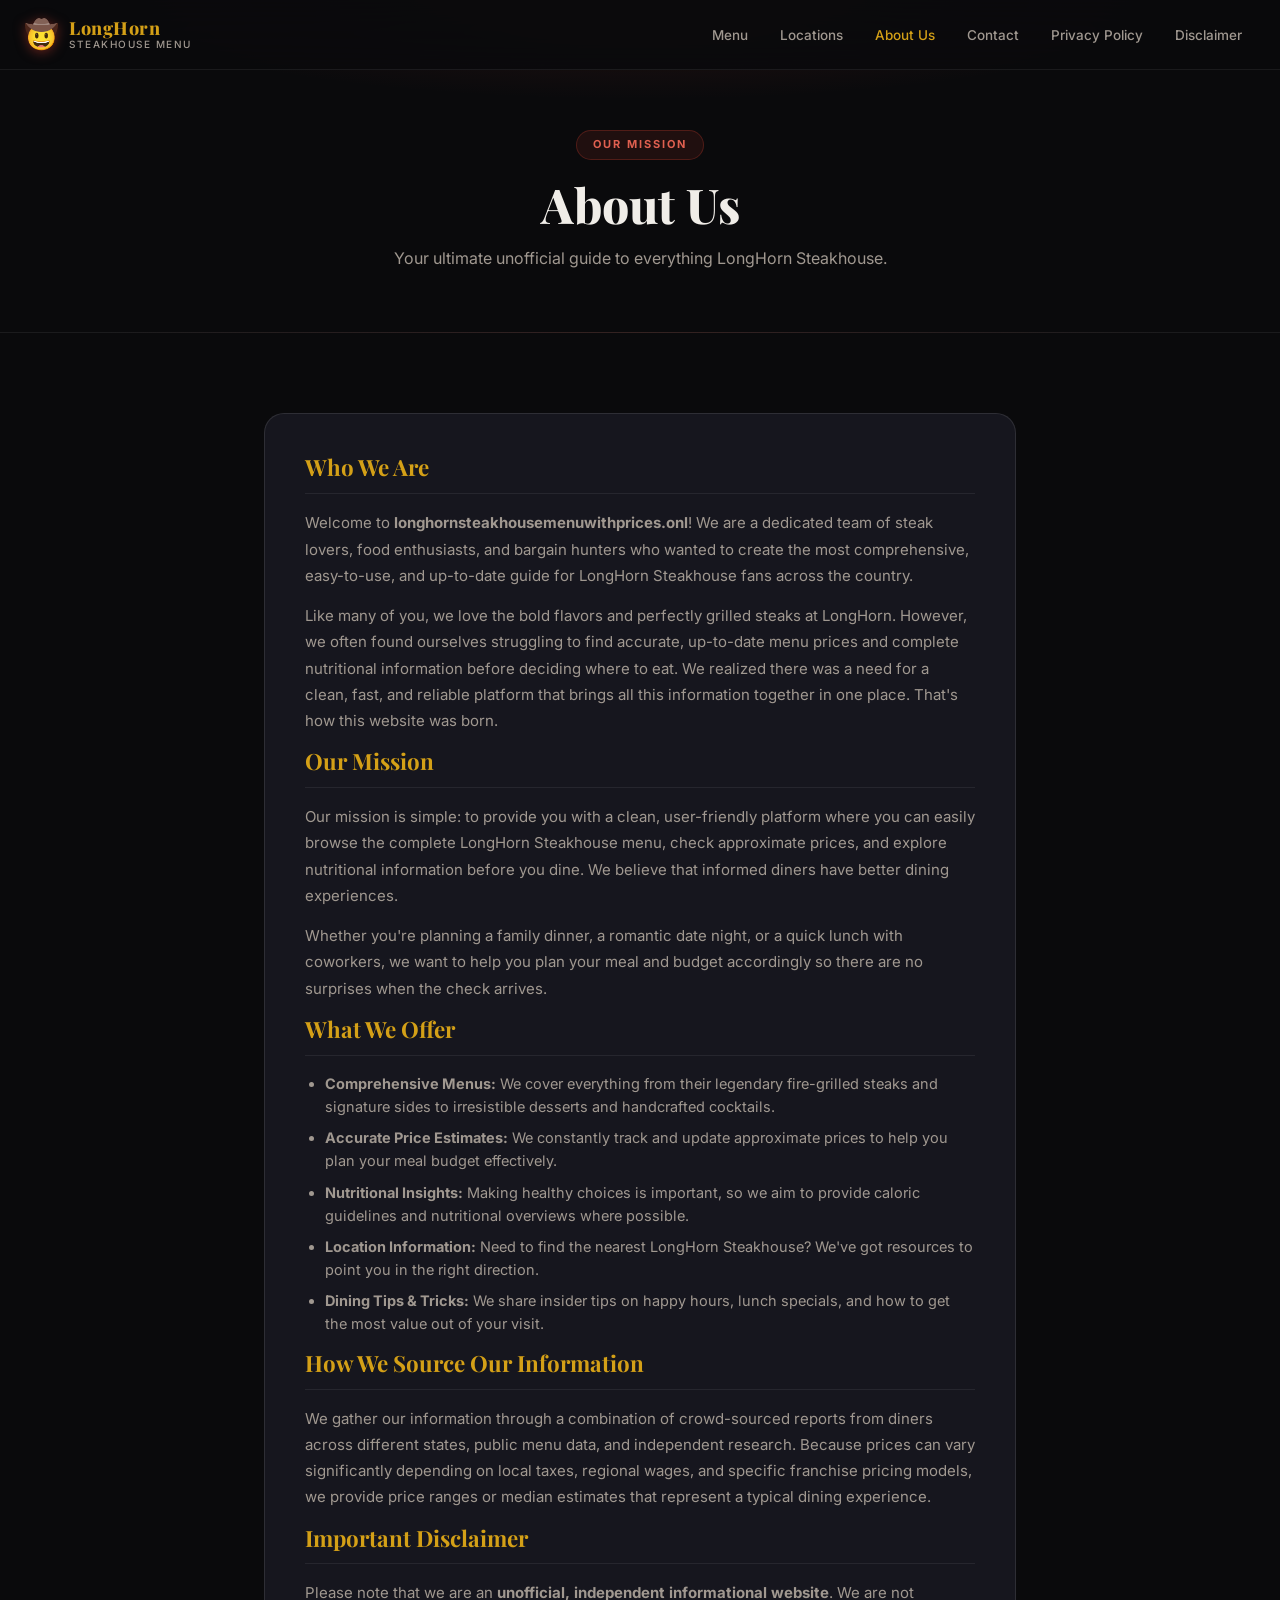
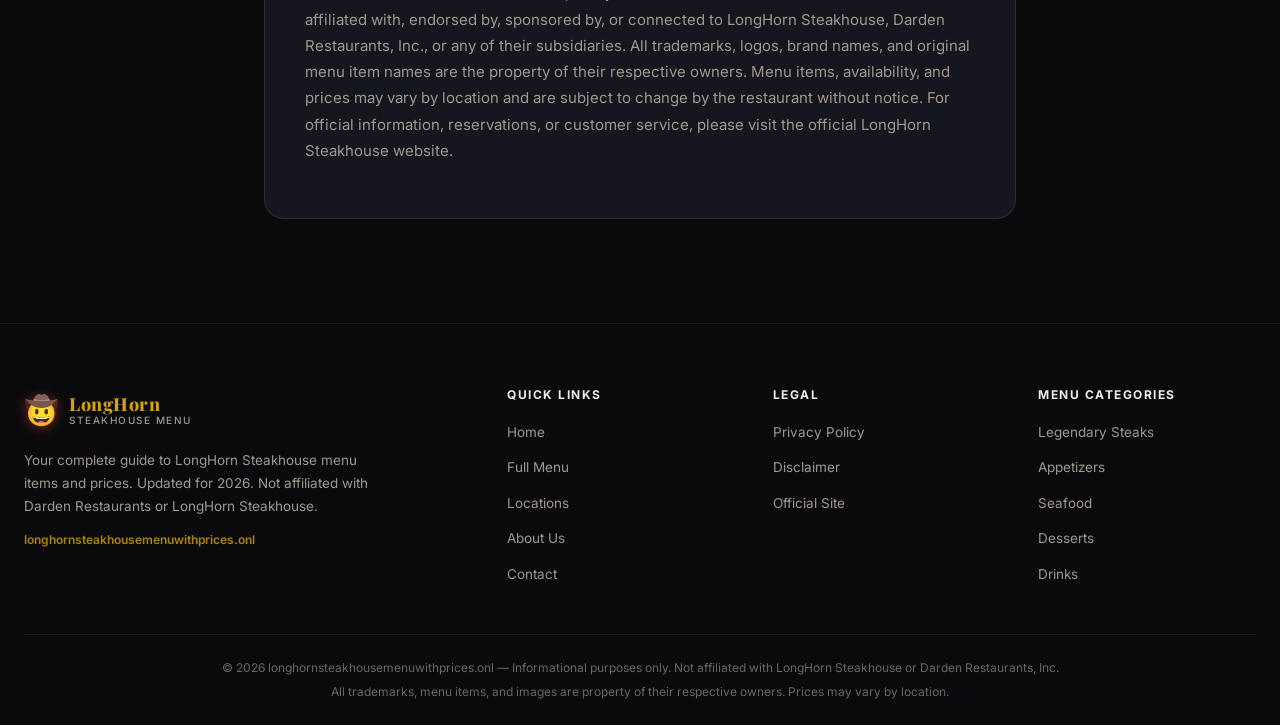
<file: about-us/index.html>
<!DOCTYPE html>
<html lang="en">
<head>
  <meta charset="UTF-8" />
  <meta name="viewport" content="width=device-width, initial-scale=1.0" />
  <title>About Us | LongHorn Steakhouse Menu with Prices</title>
  <meta name="description" content="Learn about longhornsteakhousemenuwithprices.onl, your premier unofficial guide to LongHorn Steakhouse menus, prices, and locations." />
  <meta name="robots" content="index, follow" />
  <link rel="canonical" href="https://longhornsteakhousemenuwithprices.onl/about-us/" />
  <link rel="preconnect" href="https://fonts.googleapis.com" />
  <link rel="preconnect" href="https://fonts.gstatic.com" crossorigin />
  <link href="https://fonts.googleapis.com/css2?family=Playfair+Display:wght@400;600;700;800&family=Inter:wght@300;400;500;600;700&display=swap" rel="stylesheet" />
  <link rel="stylesheet" href="../style.css" />
</head>
<body>

  <!-- HEADER -->
  <header id="site-header">
    <nav class="navbar" role="navigation" aria-label="Main navigation">
      <div class="nav-container">
        <a href="../index.html" class="nav-logo" id="nav-logo-link" aria-label="LongHorn Steakhouse Menu Home">
          <span class="logo-icon">🤠</span>
          <div class="logo-text">
            <span class="logo-main">LongHorn</span>
            <span class="logo-sub">Steakhouse Menu</span>
          </div>
        </a>
        <button class="hamburger" id="hamburger-btn" aria-label="Toggle menu" aria-expanded="false">
          <span></span><span></span><span></span>
        </button>
        <ul class="nav-links" id="nav-links" role="list">
          <li><a href="../index.html#menu" id="nav-menu">Menu</a></li>
          <li><a href="../index.html#locations" id="nav-locations">Locations</a></li>
          <li><a href="../about-us/" id="nav-about" class="active">About Us</a></li>
          <li><a href="../contact-us/" id="nav-contact">Contact</a></li>
          <li><a href="../privacy-policy/" id="nav-privacy">Privacy Policy</a></li>
          <li><a href="../disclaimer/" id="nav-disclaimer">Disclaimer</a></li>
        </ul>
      </div>
    </nav>
  </header>

  <!-- PAGE HERO -->
  <section class="page-hero">
    <div class="container">
      <span class="section-badge">Our Mission</span>
      <h1>About Us</h1>
      <p>Your ultimate unofficial guide to everything LongHorn Steakhouse.</p>
    </div>
  </section>

  <!-- PAGE CONTENT -->
  <main class="page-content" id="main-content">
    <div class="container" style="max-width: 800px;">
      
      <div class="content-block fade-up">
        <h2>Who We Are</h2>
        <p>Welcome to <strong>longhornsteakhousemenuwithprices.onl</strong>! We are a dedicated team of steak lovers, food enthusiasts, and bargain hunters who wanted to create the most comprehensive, easy-to-use, and up-to-date guide for LongHorn Steakhouse fans across the country.</p>
        <p>Like many of you, we love the bold flavors and perfectly grilled steaks at LongHorn. However, we often found ourselves struggling to find accurate, up-to-date menu prices and complete nutritional information before deciding where to eat. We realized there was a need for a clean, fast, and reliable platform that brings all this information together in one place. That's how this website was born.</p>
        
        <h2>Our Mission</h2>
        <p>Our mission is simple: to provide you with a clean, user-friendly platform where you can easily browse the complete LongHorn Steakhouse menu, check approximate prices, and explore nutritional information before you dine. We believe that informed diners have better dining experiences.</p>
        <p>Whether you're planning a family dinner, a romantic date night, or a quick lunch with coworkers, we want to help you plan your meal and budget accordingly so there are no surprises when the check arrives.</p>

        <h2>What We Offer</h2>
        <ul>
          <li><strong>Comprehensive Menus:</strong> We cover everything from their legendary fire-grilled steaks and signature sides to irresistible desserts and handcrafted cocktails.</li>
          <li><strong>Accurate Price Estimates:</strong> We constantly track and update approximate prices to help you plan your meal budget effectively.</li>
          <li><strong>Nutritional Insights:</strong> Making healthy choices is important, so we aim to provide caloric guidelines and nutritional overviews where possible.</li>
          <li><strong>Location Information:</strong> Need to find the nearest LongHorn Steakhouse? We've got resources to point you in the right direction.</li>
          <li><strong>Dining Tips & Tricks:</strong> We share insider tips on happy hours, lunch specials, and how to get the most value out of your visit.</li>
        </ul>

        <h2>How We Source Our Information</h2>
        <p>We gather our information through a combination of crowd-sourced reports from diners across different states, public menu data, and independent research. Because prices can vary significantly depending on local taxes, regional wages, and specific franchise pricing models, we provide price ranges or median estimates that represent a typical dining experience.</p>

        <h2>Important Disclaimer</h2>
        <p>Please note that we are an <strong>unofficial, independent informational website</strong>. We are not affiliated with, endorsed by, sponsored by, or connected to LongHorn Steakhouse, Darden Restaurants, Inc., or any of their subsidiaries. All trademarks, logos, brand names, and original menu item names are the property of their respective owners. Menu items, availability, and prices may vary by location and are subject to change by the restaurant without notice. For official information, reservations, or customer service, please visit the official LongHorn Steakhouse website.</p>
      </div>

    </div>
  </main>

  <!-- FOOTER -->
  <footer class="site-footer" id="site-footer" role="contentinfo">
    <div class="container">
      <div class="footer-grid">
        <div class="footer-brand">
          <div class="footer-logo">
            <span class="logo-icon">🤠</span>
            <div class="logo-text">
              <span class="logo-main">LongHorn</span>
              <span class="logo-sub">Steakhouse Menu</span>
            </div>
          </div>
          <p class="footer-desc">Your complete guide to LongHorn Steakhouse menu items and prices. Updated for 2026. Not affiliated with Darden Restaurants or LongHorn Steakhouse.</p>
          <p class="footer-domain">longhornsteakhousemenuwithprices.onl</p>
        </div>
        <div class="footer-links">
          <h4>Quick Links</h4>
          <ul>
            <li><a href="../index.html">Home</a></li>
            <li><a href="../index.html#menu">Full Menu</a></li>
            <li><a href="../index.html#locations">Locations</a></li>
            <li><a href="../about-us/">About Us</a></li>
            <li><a href="../contact-us/">Contact</a></li>
          </ul>
        </div>
        <div class="footer-links">
          <h4>Legal</h4>
          <ul>
            <li><a href="../privacy-policy/">Privacy Policy</a></li>
            <li><a href="../disclaimer/">Disclaimer</a></li>
            <li><a href="https://longhornsteakhouse.com" target="_blank" rel="noopener noreferrer">Official Site</a></li>
          </ul>
        </div>
        <div class="footer-links">
          <h4>Menu Categories</h4>
          <ul>
            <li><a href="../index.html#menu">Legendary Steaks</a></li>
            <li><a href="../index.html#menu">Appetizers</a></li>
            <li><a href="../index.html#menu">Seafood</a></li>
            <li><a href="../index.html#menu">Desserts</a></li>
            <li><a href="../index.html#menu">Drinks</a></li>
          </ul>
        </div>
      </div>
      <div class="footer-bottom">
        <p>&copy; 2026 longhornsteakhousemenuwithprices.onl — Informational purposes only. Not affiliated with LongHorn Steakhouse or Darden Restaurants, Inc.</p>
        <p>All trademarks, menu items, and images are property of their respective owners. Prices may vary by location.</p>
      </div>
    </div>
  </footer>

  <button id="back-to-top" class="back-to-top" aria-label="Back to top">↑</button>
  <script src="../script.js"></script>
</body>
</html>
</file>
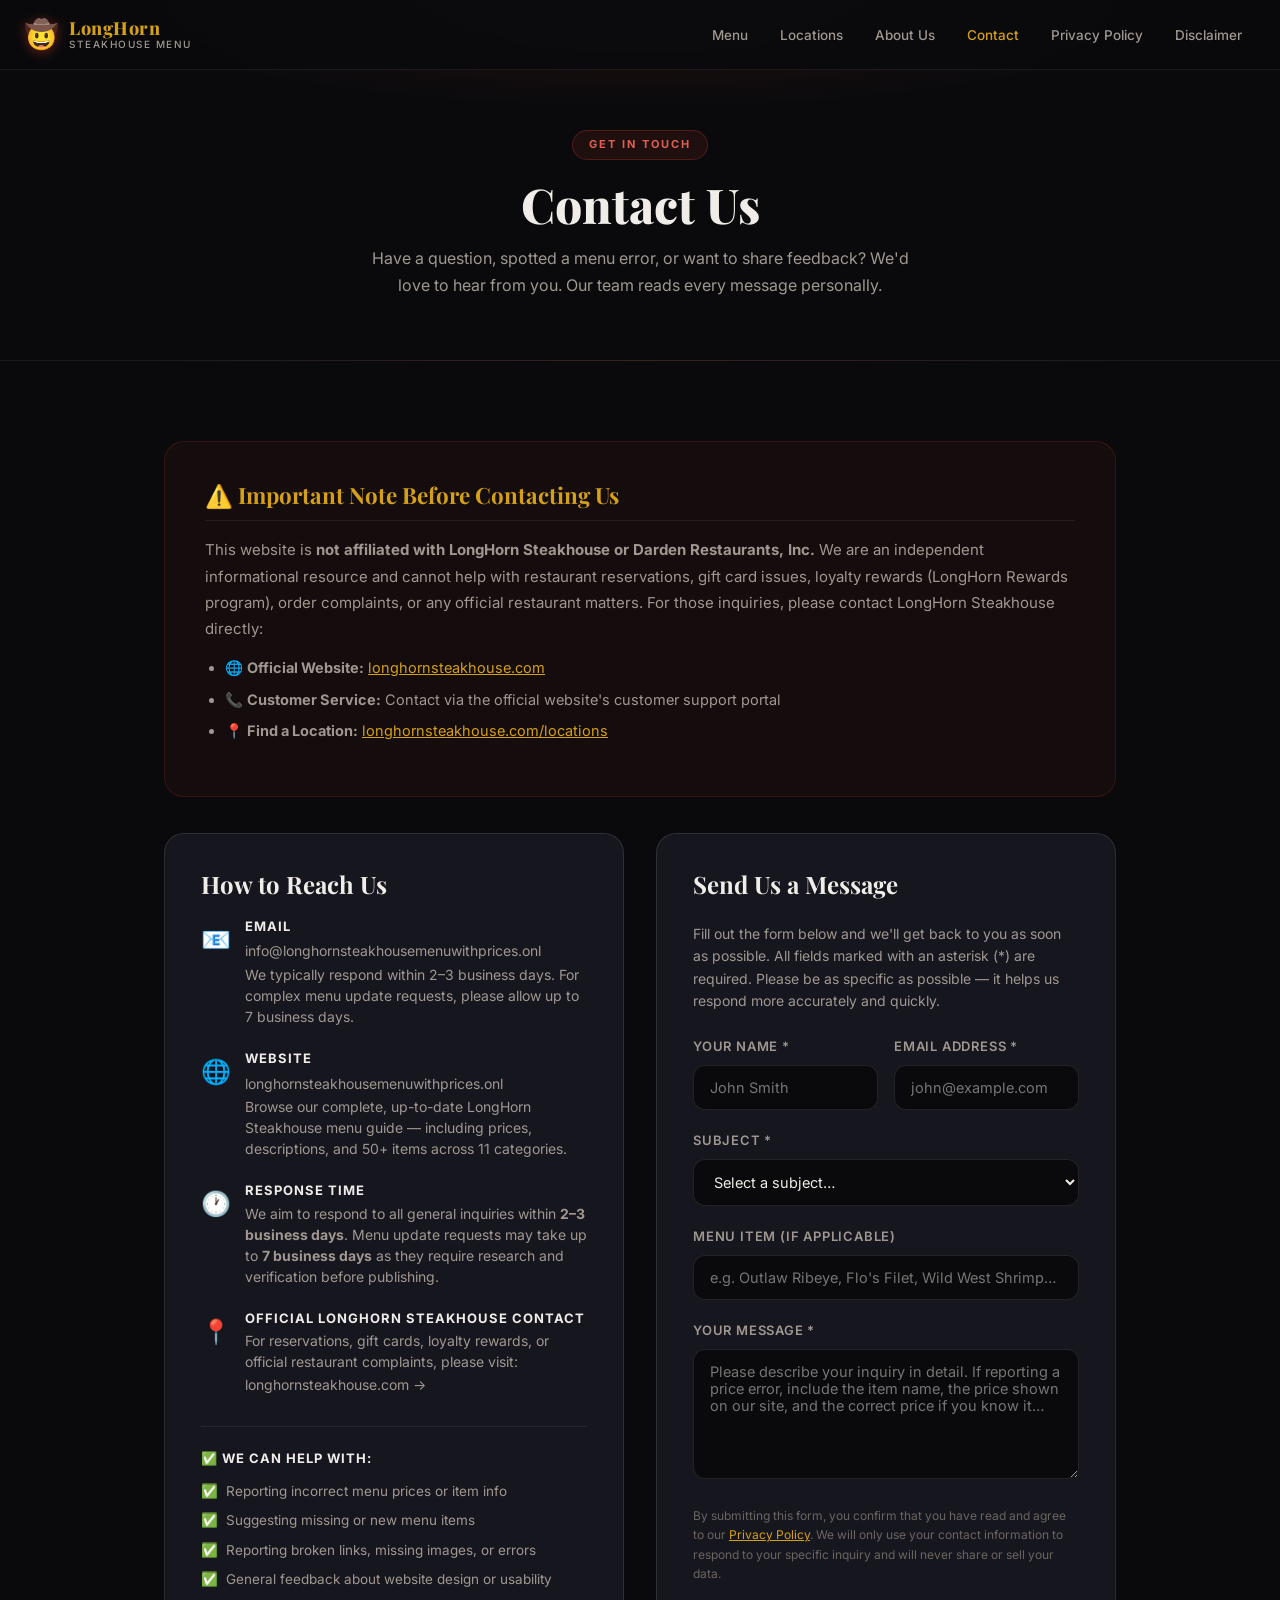
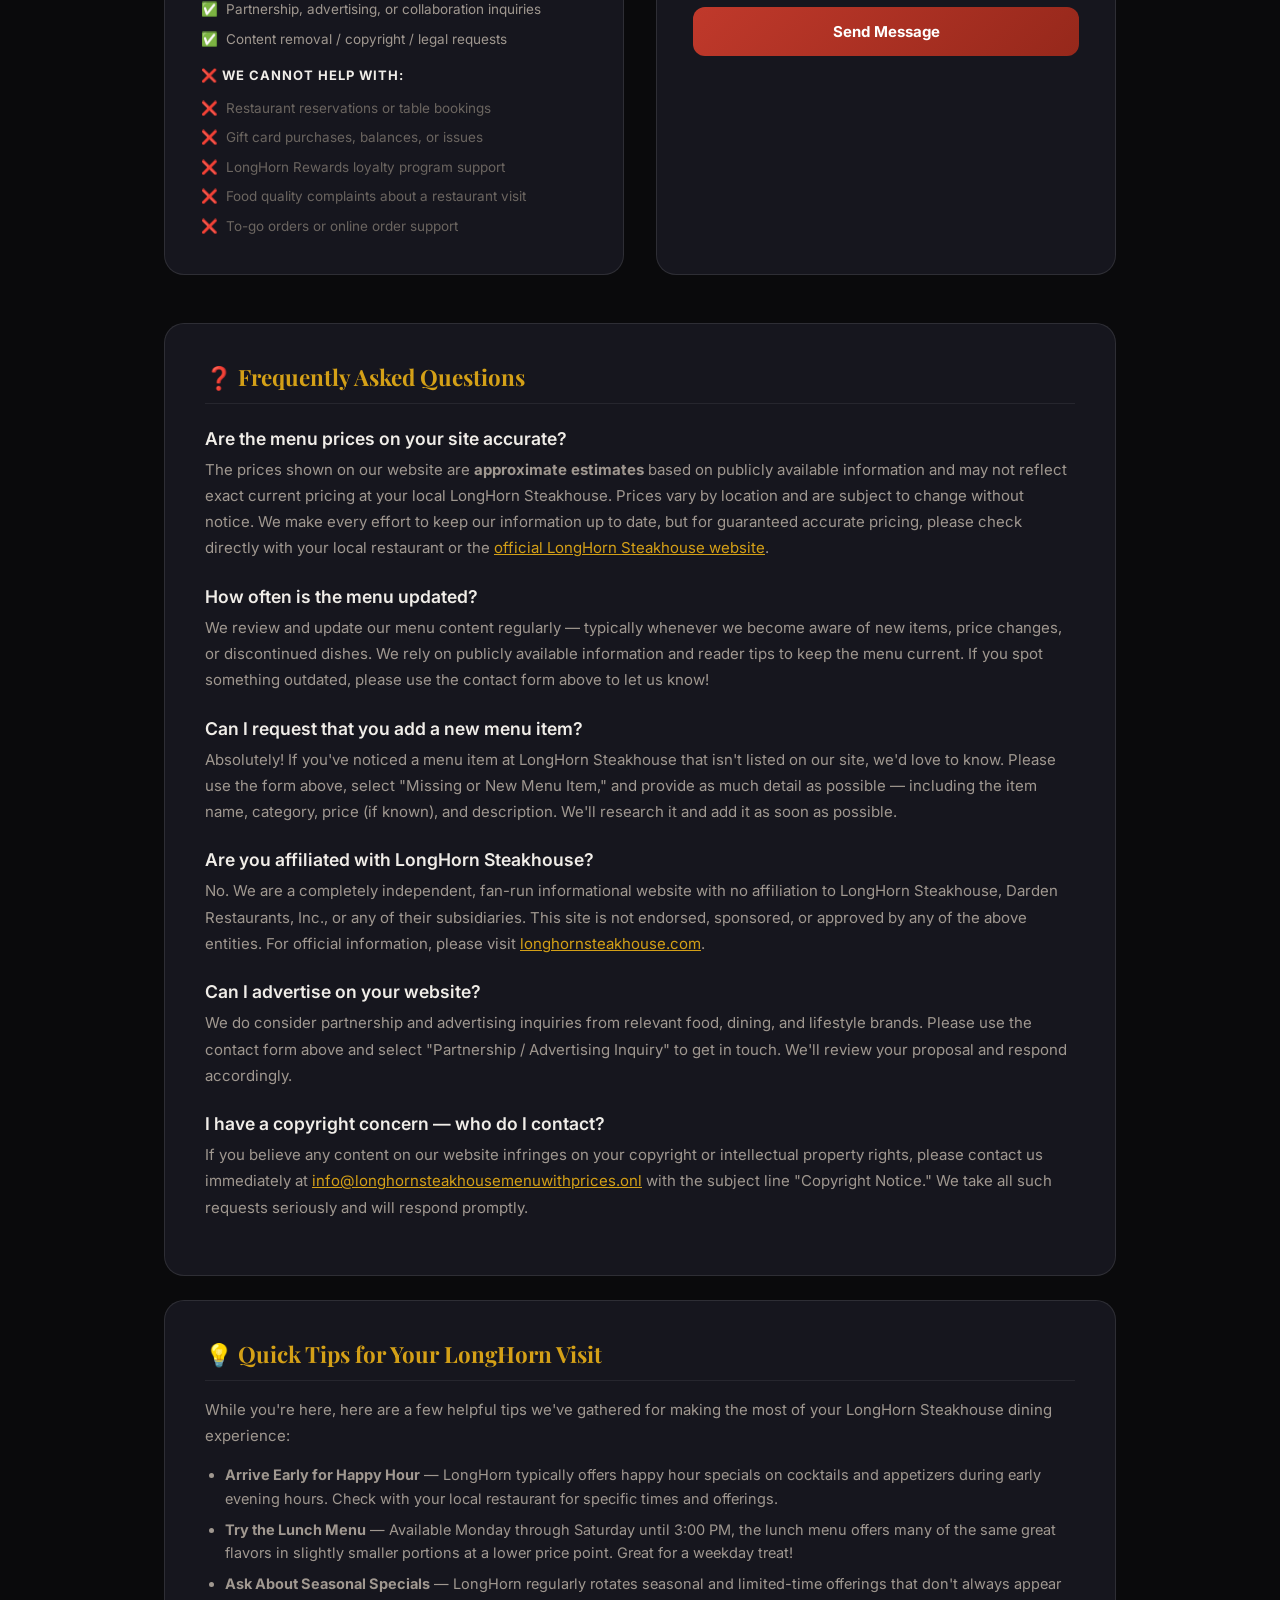
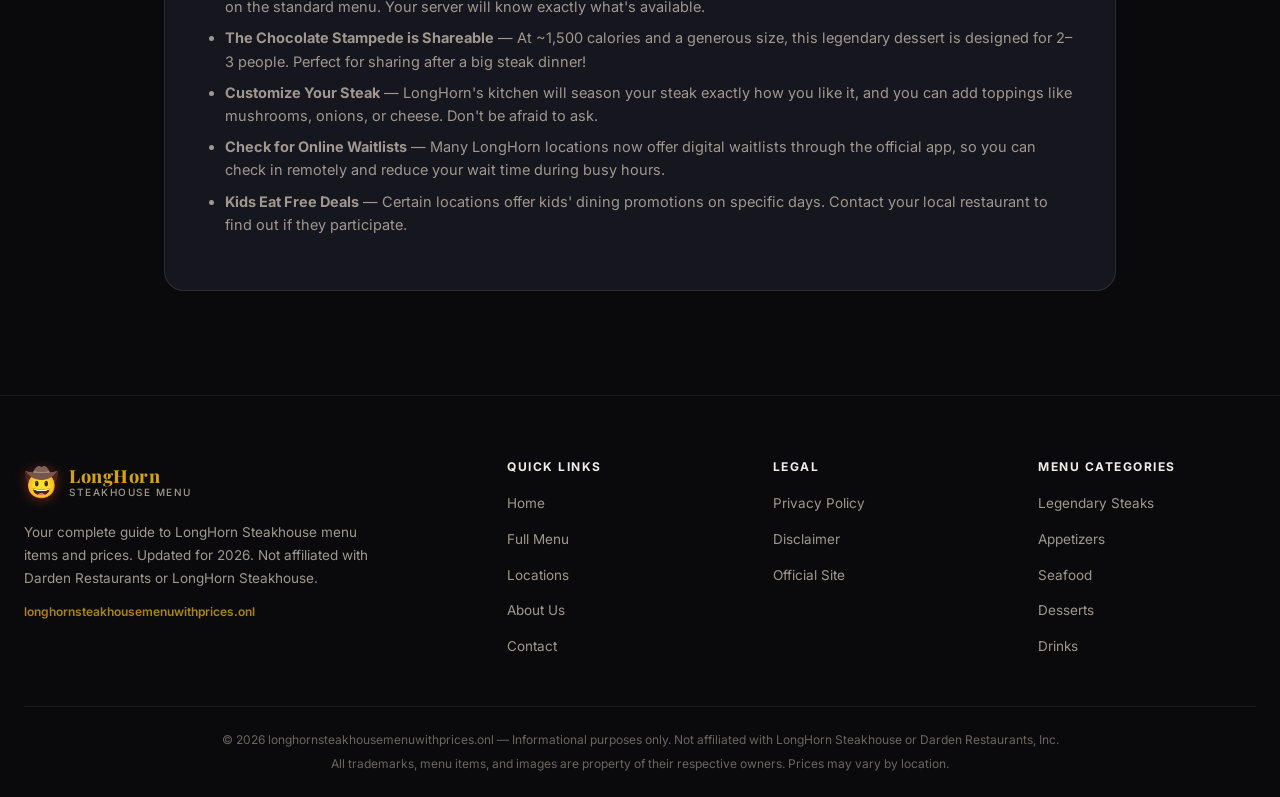
<file: contact-us/index.html>
<!DOCTYPE html>
<html lang="en">
<head>
  <meta charset="UTF-8" />
  <meta name="viewport" content="width=device-width, initial-scale=1.0" />
  <title>Contact Us | LongHorn Steakhouse Menu with Prices</title>
  <meta name="description" content="Contact longhornsteakhousemenuwithprices.onl for questions, feedback, menu corrections, or partnership inquiries. We aim to respond within 2–3 business days." />
  <meta name="robots" content="index, follow" />
  <link rel="canonical" href="https://longhornsteakhousemenuwithprices.onl/contact.html" />
  <link rel="preconnect" href="https://fonts.googleapis.com" />
  <link rel="preconnect" href="https://fonts.gstatic.com" crossorigin />
  <link href="https://fonts.googleapis.com/css2?family=Playfair+Display:wght@400;600;700;800&family=Inter:wght@300;400;500;600;700&display=swap" rel="stylesheet" />
  <link rel="stylesheet" href="../style.css" />
</head>
<body>

  <!-- HEADER -->
  <header id="site-header">
    <nav class="navbar" role="navigation" aria-label="Main navigation">
      <div class="nav-container">
        <a href="../index.html" class="nav-logo" id="nav-logo-link" aria-label="LongHorn Steakhouse Menu Home">
          <span class="logo-icon">🤠</span>
          <div class="logo-text">
            <span class="logo-main">LongHorn</span>
            <span class="logo-sub">Steakhouse Menu</span>
          </div>
        </a>
        <button class="hamburger" id="hamburger-btn" aria-label="Toggle menu" aria-expanded="false">
          <span></span><span></span><span></span>
        </button>
        <ul class="nav-links" id="nav-links" role="list">
          <li><a href="../index.html#menu" id="nav-menu">Menu</a></li>
          <li><a href="../index.html#locations" id="nav-locations">Locations</a></li>
          <li><a href="../about-us/" id="nav-about">About Us</a></li>
          <li><a href="../contact-us/" id="nav-contact" class="active">Contact</a></li>
          <li><a href="../privacy-policy/" id="nav-privacy">Privacy Policy</a></li>
          <li><a href="../disclaimer/" id="nav-disclaimer">Disclaimer</a></li>
        </ul>
      </div>
    </nav>
  </header>

  <!-- PAGE HERO -->
  <section class="page-hero">
    <div class="container">
      <span class="section-badge">Get In Touch</span>
      <h1>Contact Us</h1>
      <p>Have a question, spotted a menu error, or want to share feedback? We'd love to hear from you. Our team reads every message personally.</p>
    </div>
  </section>

  <!-- PAGE CONTENT -->
  <main class="page-content" id="main-content">
    <div class="container" style="max-width: 1000px;">

      <!-- Important disclaimer banner -->
      <div class="content-block fade-up" style="background: rgba(192,57,43,0.06); border-color: rgba(192,57,43,0.2); margin-bottom: 36px;">
        <h2>⚠️ Important Note Before Contacting Us</h2>
        <p>This website is <strong>not affiliated with LongHorn Steakhouse or Darden Restaurants, Inc.</strong> We are an independent informational resource and cannot help with restaurant reservations, gift card issues, loyalty rewards (LongHorn Rewards program), order complaints, or any official restaurant matters. For those inquiries, please contact LongHorn Steakhouse directly:</p>
        <ul>
          <li>🌐 <strong>Official Website:</strong> <a href="https://longhornsteakhouse.com" target="_blank" rel="noopener noreferrer">longhornsteakhouse.com</a></li>
          <li>📞 <strong>Customer Service:</strong> Contact via the official website's customer support portal</li>
          <li>📍 <strong>Find a Location:</strong> <a href="https://longhornsteakhouse.com/locations" target="_blank" rel="noopener noreferrer">longhornsteakhouse.com/locations</a></li>
        </ul>
      </div>

      <!-- Contact grid: info + form -->
      <div class="contact-grid">

        <!-- Contact Info -->
        <div class="contact-info-card fade-up">
          <h2>How to Reach Us</h2>

          <div class="contact-info-item">
            <span class="contact-info-icon">📧</span>
            <div>
              <h4>Email</h4>
              <a href="mailto:info@longhornsteakhousemenuwithprices.onl">info@longhornsteakhousemenuwithprices.onl</a>
              <p>We typically respond within 2–3 business days. For complex menu update requests, please allow up to 7 business days.</p>
            </div>
          </div>

          <div class="contact-info-item">
            <span class="contact-info-icon">🌐</span>
            <div>
              <h4>Website</h4>
              <a href="https://longhornsteakhousemenuwithprices.onl">longhornsteakhousemenuwithprices.onl</a>
              <p>Browse our complete, up-to-date LongHorn Steakhouse menu guide — including prices, descriptions, and 50+ items across 11 categories.</p>
            </div>
          </div>

          <div class="contact-info-item">
            <span class="contact-info-icon">🕐</span>
            <div>
              <h4>Response Time</h4>
              <p>We aim to respond to all general inquiries within <strong>2–3 business days</strong>. Menu update requests may take up to <strong>7 business days</strong> as they require research and verification before publishing.</p>
            </div>
          </div>

          <div class="contact-info-item">
            <span class="contact-info-icon">📍</span>
            <div>
              <h4>Official LongHorn Steakhouse Contact</h4>
              <p>For reservations, gift cards, loyalty rewards, or official restaurant complaints, please visit:</p>
              <a href="https://longhornsteakhouse.com" target="_blank" rel="noopener noreferrer">longhornsteakhouse.com →</a>
            </div>
          </div>

          <!-- What we can help with -->
          <div style="margin-top: 28px; padding-top: 24px; border-top: 1px solid var(--border-subtle);">
            <h3 style="font-family:'Inter',sans-serif; font-size:13px; font-weight:700; color:var(--text-primary); text-transform:uppercase; letter-spacing:1px; margin-bottom:14px;">✅ We Can Help With:</h3>
            <ul style="display:flex; flex-direction:column; gap:8px; list-style:none; padding:0;">
              <li style="font-size:13.5px; color:var(--text-secondary); display:flex; align-items:flex-start; gap:8px;"><span>✅</span> Reporting incorrect menu prices or item info</li>
              <li style="font-size:13.5px; color:var(--text-secondary); display:flex; align-items:flex-start; gap:8px;"><span>✅</span> Suggesting missing or new menu items</li>
              <li style="font-size:13.5px; color:var(--text-secondary); display:flex; align-items:flex-start; gap:8px;"><span>✅</span> Reporting broken links, missing images, or errors</li>
              <li style="font-size:13.5px; color:var(--text-secondary); display:flex; align-items:flex-start; gap:8px;"><span>✅</span> General feedback about website design or usability</li>
              <li style="font-size:13.5px; color:var(--text-secondary); display:flex; align-items:flex-start; gap:8px;"><span>✅</span> Partnership, advertising, or collaboration inquiries</li>
              <li style="font-size:13.5px; color:var(--text-secondary); display:flex; align-items:flex-start; gap:8px;"><span>✅</span> Content removal / copyright / legal requests</li>
            </ul>
            <h3 style="font-family:'Inter',sans-serif; font-size:13px; font-weight:700; color:var(--text-primary); text-transform:uppercase; letter-spacing:1px; margin:18px 0 14px;">❌ We Cannot Help With:</h3>
            <ul style="display:flex; flex-direction:column; gap:8px; list-style:none; padding:0;">
              <li style="font-size:13.5px; color:var(--text-muted); display:flex; align-items:flex-start; gap:8px;"><span>❌</span> Restaurant reservations or table bookings</li>
              <li style="font-size:13.5px; color:var(--text-muted); display:flex; align-items:flex-start; gap:8px;"><span>❌</span> Gift card purchases, balances, or issues</li>
              <li style="font-size:13.5px; color:var(--text-muted); display:flex; align-items:flex-start; gap:8px;"><span>❌</span> LongHorn Rewards loyalty program support</li>
              <li style="font-size:13.5px; color:var(--text-muted); display:flex; align-items:flex-start; gap:8px;"><span>❌</span> Food quality complaints about a restaurant visit</li>
              <li style="font-size:13.5px; color:var(--text-muted); display:flex; align-items:flex-start; gap:8px;"><span>❌</span> To-go orders or online order support</li>
            </ul>
          </div>
        </div>

        <!-- Contact Form -->
        <div class="contact-form-card fade-up">
          <h2>Send Us a Message</h2>
          <p style="font-size:14px; color:var(--text-secondary); margin-bottom:24px; line-height:1.6;">Fill out the form below and we'll get back to you as soon as possible. All fields marked with an asterisk (*) are required. Please be as specific as possible — it helps us respond more accurately and quickly.</p>
          <form id="contact-form" novalidate>

            <div class="form-row">
              <div class="form-group">
                <label for="contact-name">Your Name *</label>
                <input type="text" id="contact-name" name="name" placeholder="John Smith" required autocomplete="name" />
              </div>
              <div class="form-group">
                <label for="contact-email">Email Address *</label>
                <input type="email" id="contact-email" name="email" placeholder="john@example.com" required autocomplete="email" />
              </div>
            </div>

            <div class="form-group">
              <label for="contact-subject">Subject *</label>
              <select id="contact-subject" name="subject" required>
                <option value="" disabled selected>Select a subject…</option>
                <option value="incorrect-price">Incorrect Menu Price or Information</option>
                <option value="missing-item">Missing or New Menu Item</option>
                <option value="broken-link">Broken Link / Image Issue</option>
                <option value="location-info">Location Information Error</option>
                <option value="copyright">Copyright / Content Removal Request</option>
                <option value="partnership">Partnership / Advertising Inquiry</option>
                <option value="general">General Feedback or Suggestion</option>
                <option value="other">Other</option>
              </select>
            </div>

            <div class="form-group">
              <label for="contact-item">Menu Item (if applicable)</label>
              <input type="text" id="contact-item" name="item" placeholder="e.g. Outlaw Ribeye, Flo's Filet, Wild West Shrimp…" />
            </div>

            <div class="form-group">
              <label for="contact-message">Your Message *</label>
              <textarea id="contact-message" name="message" placeholder="Please describe your inquiry in detail. If reporting a price error, include the item name, the price shown on our site, and the correct price if you know it…" required rows="6"></textarea>
            </div>

            <p style="font-size:12px; color:var(--text-muted); margin-bottom:16px; line-height:1.6;">
              By submitting this form, you confirm that you have read and agree to our <a href="../privacy-policy/" style="color:var(--brand-gold); text-decoration:underline;">Privacy Policy</a>. We will only use your contact information to respond to your specific inquiry and will never share or sell your data.
            </p>

            <button type="submit" class="form-submit" id="contact-submit">Send Message</button>
            <div class="success-msg" id="form-success">
              ✓ Thank you! Your message has been sent successfully. We'll review it and get back to you within 2–3 business days.
            </div>

          </form>
        </div>

      </div>

      <!-- FAQ Section -->
      <div class="content-block fade-up" style="margin-top: 48px;">
        <h2>❓ Frequently Asked Questions</h2>

        <h3>Are the menu prices on your site accurate?</h3>
        <p>The prices shown on our website are <strong>approximate estimates</strong> based on publicly available information and may not reflect exact current pricing at your local LongHorn Steakhouse. Prices vary by location and are subject to change without notice. We make every effort to keep our information up to date, but for guaranteed accurate pricing, please check directly with your local restaurant or the <a href="https://longhornsteakhouse.com" target="_blank" rel="noopener noreferrer">official LongHorn Steakhouse website</a>.</p>

        <h3>How often is the menu updated?</h3>
        <p>We review and update our menu content regularly — typically whenever we become aware of new items, price changes, or discontinued dishes. We rely on publicly available information and reader tips to keep the menu current. If you spot something outdated, please use the contact form above to let us know!</p>

        <h3>Can I request that you add a new menu item?</h3>
        <p>Absolutely! If you've noticed a menu item at LongHorn Steakhouse that isn't listed on our site, we'd love to know. Please use the form above, select "Missing or New Menu Item," and provide as much detail as possible — including the item name, category, price (if known), and description. We'll research it and add it as soon as possible.</p>

        <h3>Are you affiliated with LongHorn Steakhouse?</h3>
        <p>No. We are a completely independent, fan-run informational website with no affiliation to LongHorn Steakhouse, Darden Restaurants, Inc., or any of their subsidiaries. This site is not endorsed, sponsored, or approved by any of the above entities. For official information, please visit <a href="https://longhornsteakhouse.com" target="_blank" rel="noopener noreferrer">longhornsteakhouse.com</a>.</p>

        <h3>Can I advertise on your website?</h3>
        <p>We do consider partnership and advertising inquiries from relevant food, dining, and lifestyle brands. Please use the contact form above and select "Partnership / Advertising Inquiry" to get in touch. We'll review your proposal and respond accordingly.</p>

        <h3>I have a copyright concern — who do I contact?</h3>
        <p>If you believe any content on our website infringes on your copyright or intellectual property rights, please contact us immediately at <a href="mailto:info@longhornsteakhousemenuwithprices.onl">info@longhornsteakhousemenuwithprices.onl</a> with the subject line "Copyright Notice." We take all such requests seriously and will respond promptly.</p>
      </div>

      <!-- Quick Tips Block -->
      <div class="content-block fade-up">
        <h2>💡 Quick Tips for Your LongHorn Visit</h2>
        <p>While you're here, here are a few helpful tips we've gathered for making the most of your LongHorn Steakhouse dining experience:</p>
        <ul>
          <li><strong>Arrive Early for Happy Hour</strong> — LongHorn typically offers happy hour specials on cocktails and appetizers during early evening hours. Check with your local restaurant for specific times and offerings.</li>
          <li><strong>Try the Lunch Menu</strong> — Available Monday through Saturday until 3:00 PM, the lunch menu offers many of the same great flavors in slightly smaller portions at a lower price point. Great for a weekday treat!</li>
          <li><strong>Ask About Seasonal Specials</strong> — LongHorn regularly rotates seasonal and limited-time offerings that don't always appear on the standard menu. Your server will know exactly what's available.</li>
          <li><strong>The Chocolate Stampede is Shareable</strong> — At ~1,500 calories and a generous size, this legendary dessert is designed for 2–3 people. Perfect for sharing after a big steak dinner!</li>
          <li><strong>Customize Your Steak</strong> — LongHorn's kitchen will season your steak exactly how you like it, and you can add toppings like mushrooms, onions, or cheese. Don't be afraid to ask.</li>
          <li><strong>Check for Online Waitlists</strong> — Many LongHorn locations now offer digital waitlists through the official app, so you can check in remotely and reduce your wait time during busy hours.</li>
          <li><strong>Kids Eat Free Deals</strong> — Certain locations offer kids' dining promotions on specific days. Contact your local restaurant to find out if they participate.</li>
        </ul>
      </div>

    </div>
  </main>

  <!-- FOOTER -->
  <footer class="site-footer" id="site-footer" role="contentinfo">
    <div class="container">
      <div class="footer-grid">
        <div class="footer-brand">
          <div class="footer-logo">
            <span class="logo-icon">🤠</span>
            <div class="logo-text">
              <span class="logo-main">LongHorn</span>
              <span class="logo-sub">Steakhouse Menu</span>
            </div>
          </div>
          <p class="footer-desc">Your complete guide to LongHorn Steakhouse menu items and prices. Updated for 2026. Not affiliated with Darden Restaurants or LongHorn Steakhouse.</p>
          <p class="footer-domain">longhornsteakhousemenuwithprices.onl</p>
        </div>
        <div class="footer-links">
          <h4>Quick Links</h4>
          <ul>
            <li><a href="../index.html">Home</a></li>
            <li><a href="../index.html#menu">Full Menu</a></li>
            <li><a href="../index.html#locations">Locations</a></li>
            <li><a href="../about-us/">About Us</a></li>
            <li><a href="../contact-us/">Contact</a></li>
          </ul>
        </div>
        <div class="footer-links">
          <h4>Legal</h4>
          <ul>
            <li><a href="../privacy-policy/">Privacy Policy</a></li>
            <li><a href="../disclaimer/">Disclaimer</a></li>
            <li><a href="https://longhornsteakhouse.com" target="_blank" rel="noopener noreferrer">Official Site</a></li>
          </ul>
        </div>
        <div class="footer-links">
          <h4>Menu Categories</h4>
          <ul>
            <li><a href="index.html#menu">Legendary Steaks</a></li>
            <li><a href="index.html#menu">Appetizers</a></li>
            <li><a href="index.html#menu">Seafood</a></li>
            <li><a href="index.html#menu">Desserts</a></li>
            <li><a href="index.html#menu">Drinks</a></li>
          </ul>
        </div>
      </div>
      <div class="footer-bottom">
        <p>&copy; 2026 longhornsteakhousemenuwithprices.onl — Informational purposes only. Not affiliated with LongHorn Steakhouse or Darden Restaurants, Inc.</p>
        <p>All trademarks, menu items, and images are property of their respective owners. Prices may vary by location.</p>
      </div>
    </div>
  </footer>

  <script src="../script.js"></script>
</body>
</html>
</file>
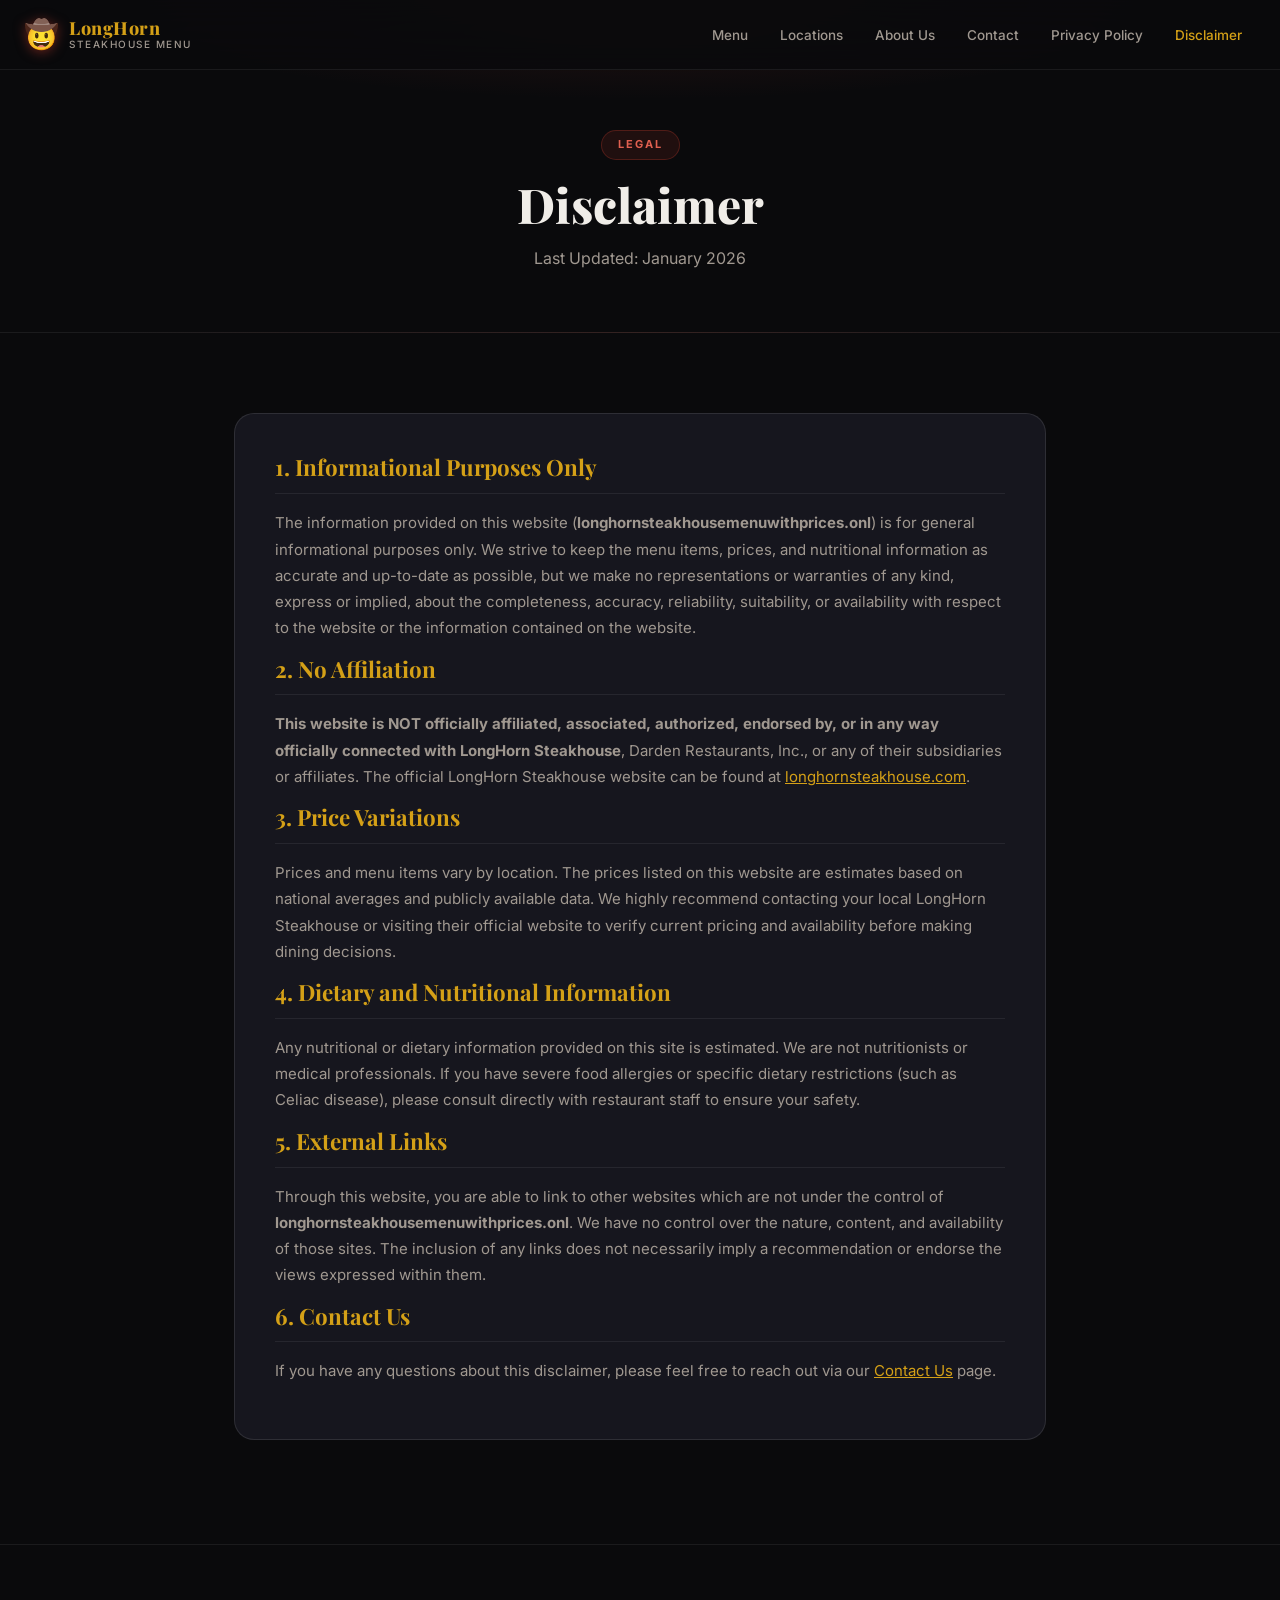
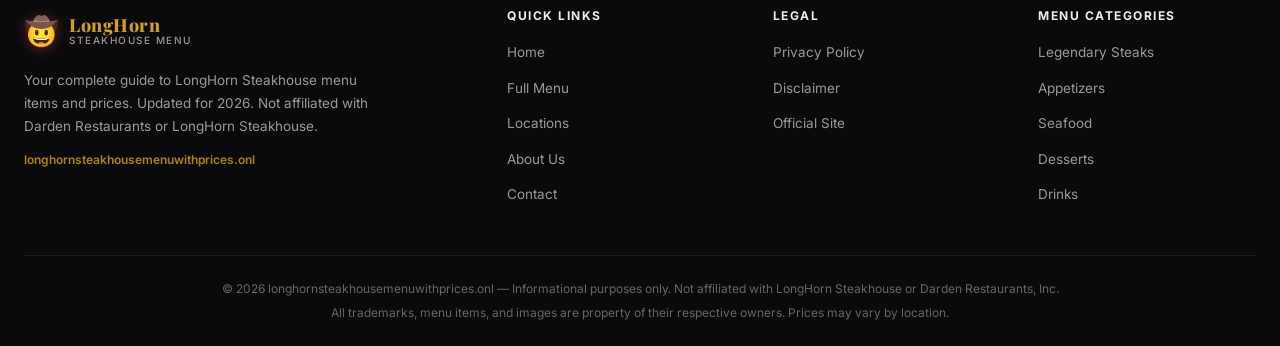
<file: disclaimer/index.html>
<!DOCTYPE html>
<html lang="en">
<head>
  <meta charset="UTF-8" />
  <meta name="viewport" content="width=device-width, initial-scale=1.0" />
  <title>Disclaimer | LongHorn Steakhouse Menu with Prices</title>
  <meta name="description" content="Disclaimer for longhornsteakhousemenuwithprices.onl — This website is for informational purposes only and is not affiliated with LongHorn Steakhouse." />
  <meta name="robots" content="index, follow" />
  <link rel="canonical" href="https://longhornsteakhousemenuwithprices.onl/disclaimer/" />
  <link rel="preconnect" href="https://fonts.googleapis.com" />
  <link rel="preconnect" href="https://fonts.gstatic.com" crossorigin />
  <link href="https://fonts.googleapis.com/css2?family=Playfair+Display:wght@400;600;700;800&family=Inter:wght@300;400;500;600;700&display=swap" rel="stylesheet" />
  <link rel="stylesheet" href="../style.css" />
</head>
<body>

  <!-- HEADER -->
  <header id="site-header">
    <nav class="navbar" role="navigation" aria-label="Main navigation">
      <div class="nav-container">
        <a href="../index.html" class="nav-logo" id="nav-logo-link" aria-label="LongHorn Steakhouse Menu Home">
          <span class="logo-icon">🤠</span>
          <div class="logo-text">
            <span class="logo-main">LongHorn</span>
            <span class="logo-sub">Steakhouse Menu</span>
          </div>
        </a>
        <button class="hamburger" id="hamburger-btn" aria-label="Toggle menu" aria-expanded="false">
          <span></span><span></span><span></span>
        </button>
        <ul class="nav-links" id="nav-links" role="list">
          <li><a href="../index.html#menu" id="nav-menu">Menu</a></li>
          <li><a href="../index.html#locations" id="nav-locations">Locations</a></li>
          <li><a href="../about-us/" id="nav-about">About Us</a></li>
          <li><a href="../contact-us/" id="nav-contact">Contact</a></li>
          <li><a href="../privacy-policy/" id="nav-privacy">Privacy Policy</a></li>
          <li><a href="../disclaimer/" id="nav-disclaimer" class="active">Disclaimer</a></li>
        </ul>
      </div>
    </nav>
  </header>

  <!-- PAGE HERO -->
  <section class="page-hero">
    <div class="container">
      <span class="section-badge">Legal</span>
      <h1>Disclaimer</h1>
      <p>Last Updated: January 2026</p>
    </div>
  </section>

  <!-- PAGE CONTENT -->
  <main class="page-content" id="main-content">
    <div class="container">
      <div class="content-block fade-up">
          
          <div class="legal-content">
            <h2>1. Informational Purposes Only</h2>
            <p>The information provided on this website (<strong>longhornsteakhousemenuwithprices.onl</strong>) is for general informational purposes only. We strive to keep the menu items, prices, and nutritional information as accurate and up-to-date as possible, but we make no representations or warranties of any kind, express or implied, about the completeness, accuracy, reliability, suitability, or availability with respect to the website or the information contained on the website.</p>
            
            <h2>2. No Affiliation</h2>
            <p><strong>This website is NOT officially affiliated, associated, authorized, endorsed by, or in any way officially connected with LongHorn Steakhouse</strong>, Darden Restaurants, Inc., or any of their subsidiaries or affiliates. The official LongHorn Steakhouse website can be found at <a href="https://www.longhornsteakhouse.com" target="_blank" rel="noopener noreferrer">longhornsteakhouse.com</a>.</p>
            
            <h2>3. Price Variations</h2>
            <p>Prices and menu items vary by location. The prices listed on this website are estimates based on national averages and publicly available data. We highly recommend contacting your local LongHorn Steakhouse or visiting their official website to verify current pricing and availability before making dining decisions.</p>
            
            <h2>4. Dietary and Nutritional Information</h2>
            <p>Any nutritional or dietary information provided on this site is estimated. We are not nutritionists or medical professionals. If you have severe food allergies or specific dietary restrictions (such as Celiac disease), please consult directly with restaurant staff to ensure your safety.</p>
            
            <h2>5. External Links</h2>
            <p>Through this website, you are able to link to other websites which are not under the control of <strong>longhornsteakhousemenuwithprices.onl</strong>. We have no control over the nature, content, and availability of those sites. The inclusion of any links does not necessarily imply a recommendation or endorse the views expressed within them.</p>
            
            <h2>6. Contact Us</h2>
            <p>If you have any questions about this disclaimer, please feel free to reach out via our <a href="../contact-us/">Contact Us</a> page.</p>
          </div>
      </div>
    </div>
  </main>

  <!-- FOOTER -->
  <footer class="site-footer" id="site-footer" role="contentinfo">
    <div class="container">
      <div class="footer-grid">
        <div class="footer-brand">
          <div class="footer-logo">
            <span class="logo-icon">🤠</span>
            <div class="logo-text">
              <span class="logo-main">LongHorn</span>
              <span class="logo-sub">Steakhouse Menu</span>
            </div>
          </div>
          <p class="footer-desc">Your complete guide to LongHorn Steakhouse menu items and prices. Updated for 2026. Not affiliated with Darden Restaurants or LongHorn Steakhouse.</p>
          <p class="footer-domain">longhornsteakhousemenuwithprices.onl</p>
        </div>
        <div class="footer-links">
          <h4>Quick Links</h4>
          <ul>
            <li><a href="../index.html">Home</a></li>
            <li><a href="../index.html#menu">Full Menu</a></li>
            <li><a href="../index.html#locations">Locations</a></li>
            <li><a href="../about-us/">About Us</a></li>
            <li><a href="../contact-us/">Contact</a></li>
          </ul>
        </div>
        <div class="footer-links">
          <h4>Legal</h4>
          <ul>
            <li><a href="../privacy-policy/">Privacy Policy</a></li>
            <li><a href="../disclaimer/">Disclaimer</a></li>
            <li><a href="https://longhornsteakhouse.com" target="_blank" rel="noopener noreferrer">Official Site</a></li>
          </ul>
        </div>
        <div class="footer-links">
          <h4>Menu Categories</h4>
          <ul>
            <li><a href="../index.html#menu">Legendary Steaks</a></li>
            <li><a href="../index.html#menu">Appetizers</a></li>
            <li><a href="../index.html#menu">Seafood</a></li>
            <li><a href="../index.html#menu">Desserts</a></li>
            <li><a href="../index.html#menu">Drinks</a></li>
          </ul>
        </div>
      </div>
      <div class="footer-bottom">
        <p>&copy; 2026 longhornsteakhousemenuwithprices.onl — Informational purposes only. Not affiliated with LongHorn Steakhouse or Darden Restaurants, Inc.</p>
        <p>All trademarks, menu items, and images are property of their respective owners. Prices may vary by location.</p>
      </div>
    </div>
  </footer>

  <button id="back-to-top" class="back-to-top" aria-label="Back to top">↑</button>
  <script src="../script.js"></script>
</body>
</html>
</file>
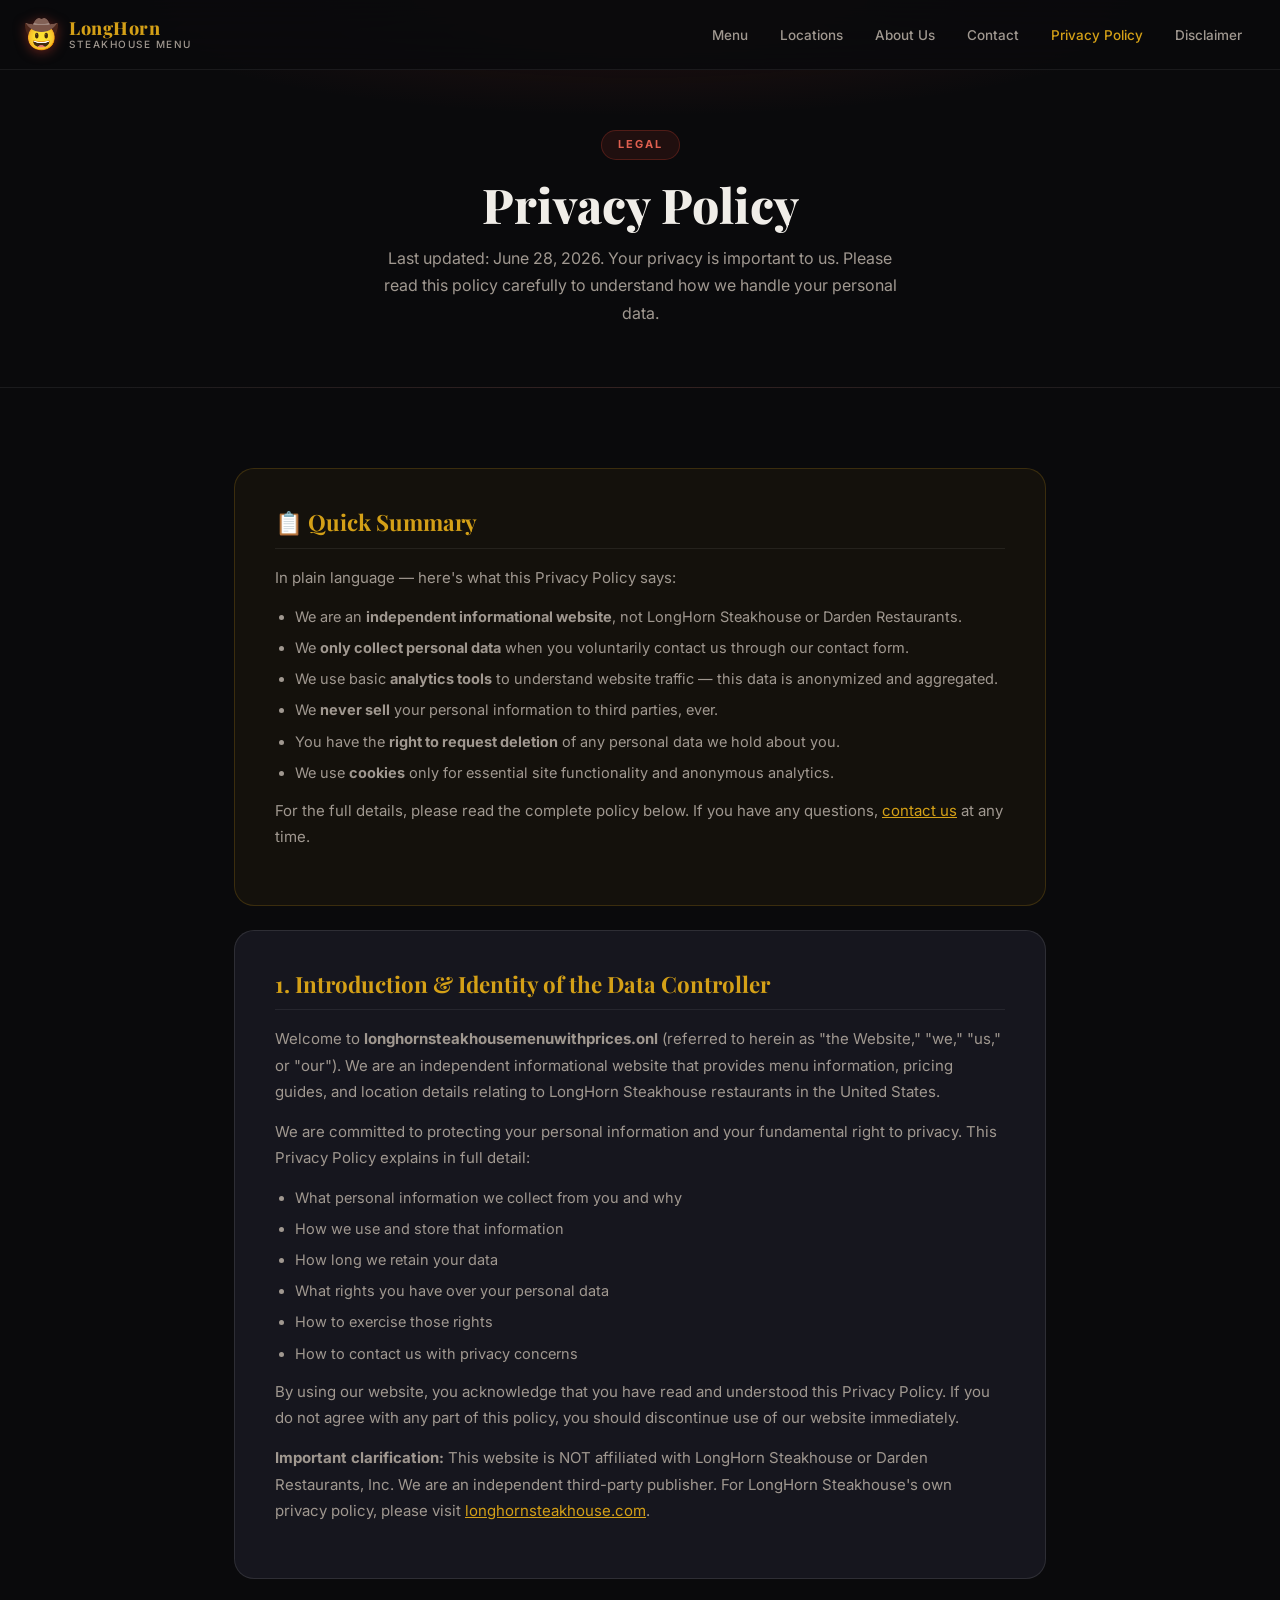
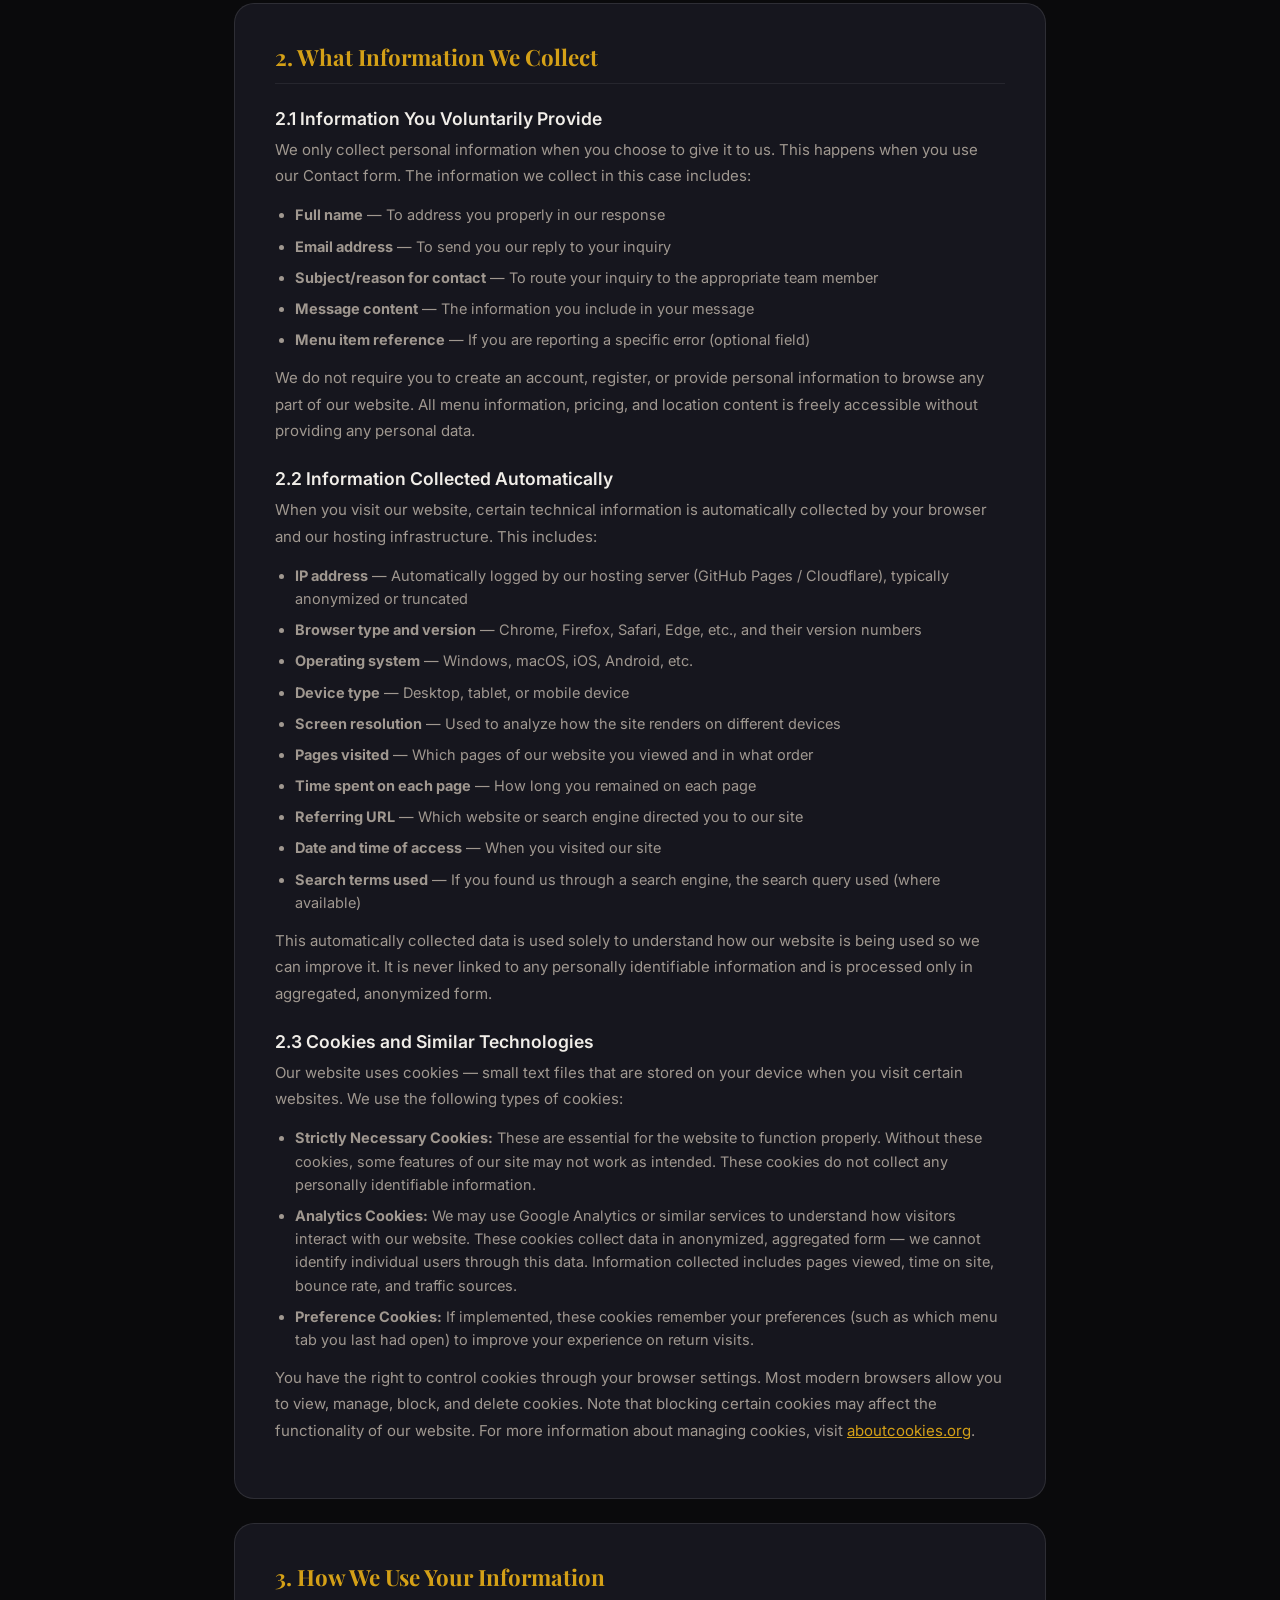
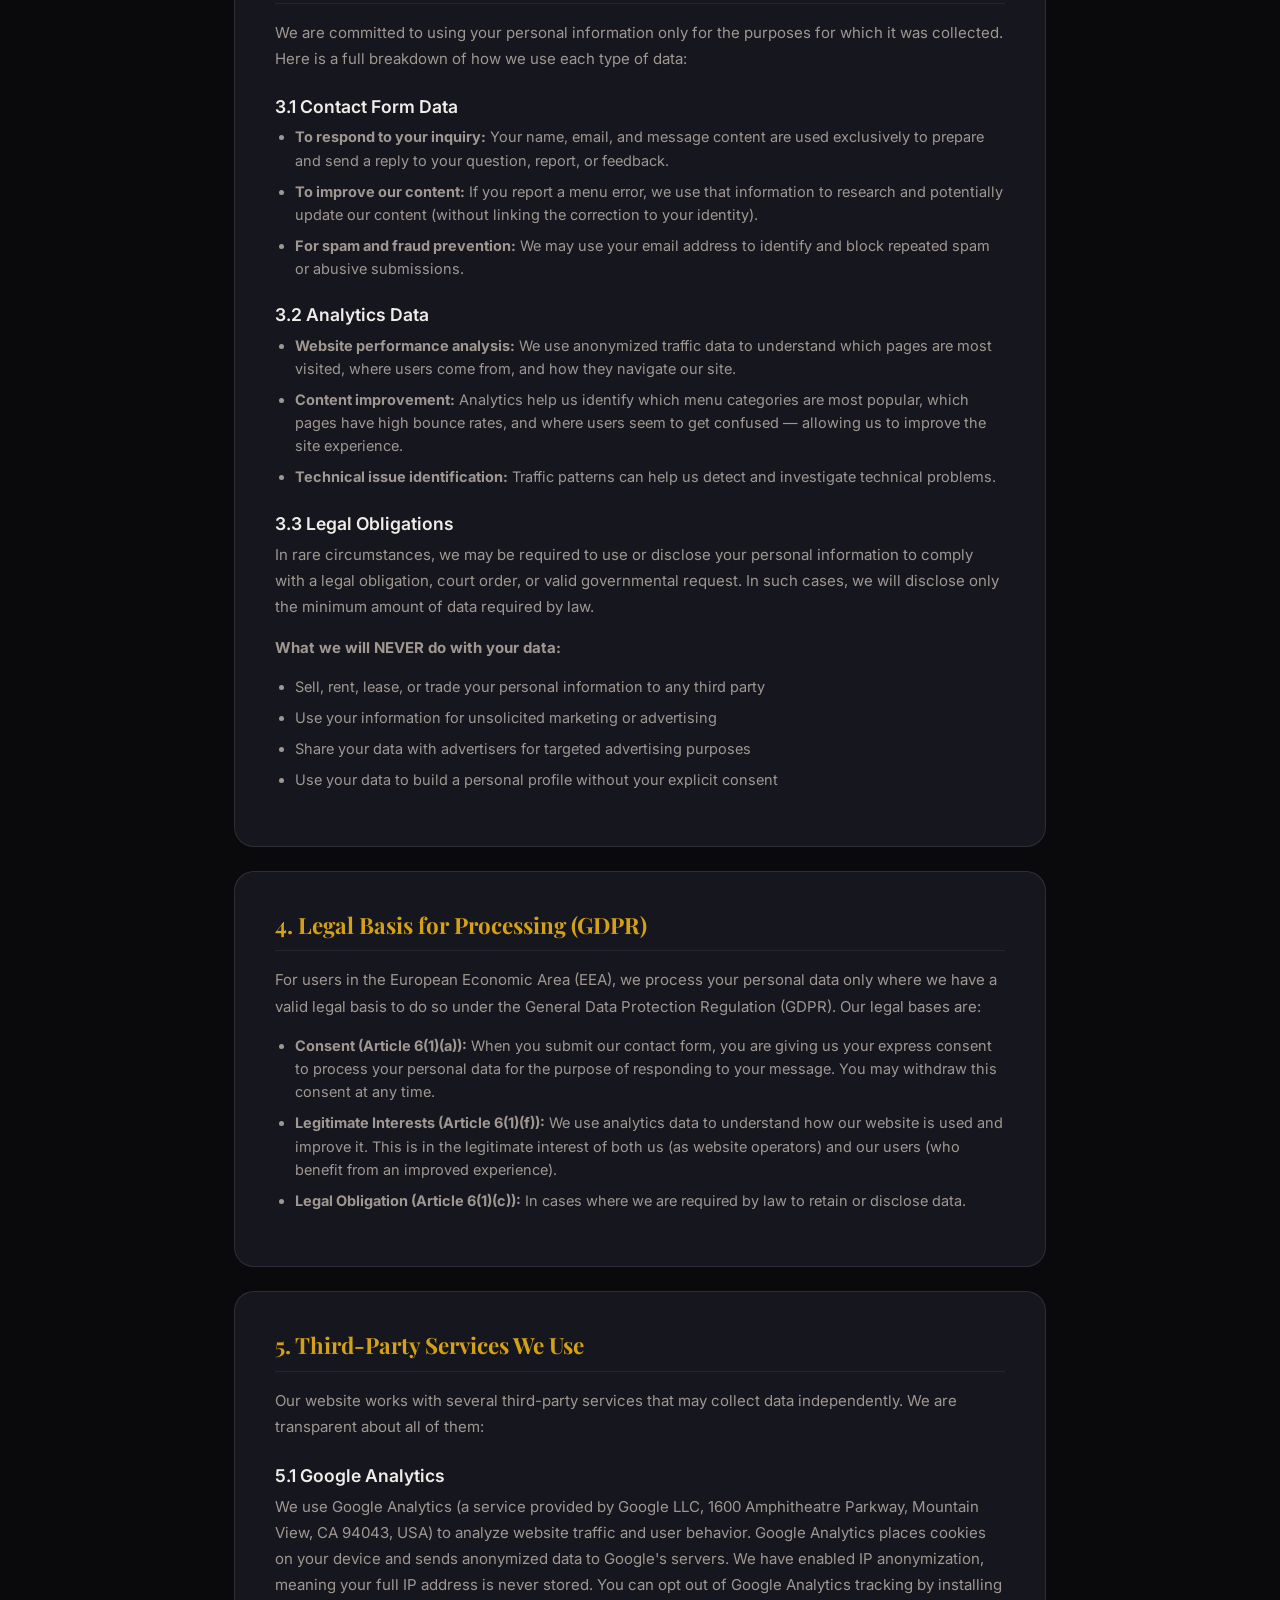
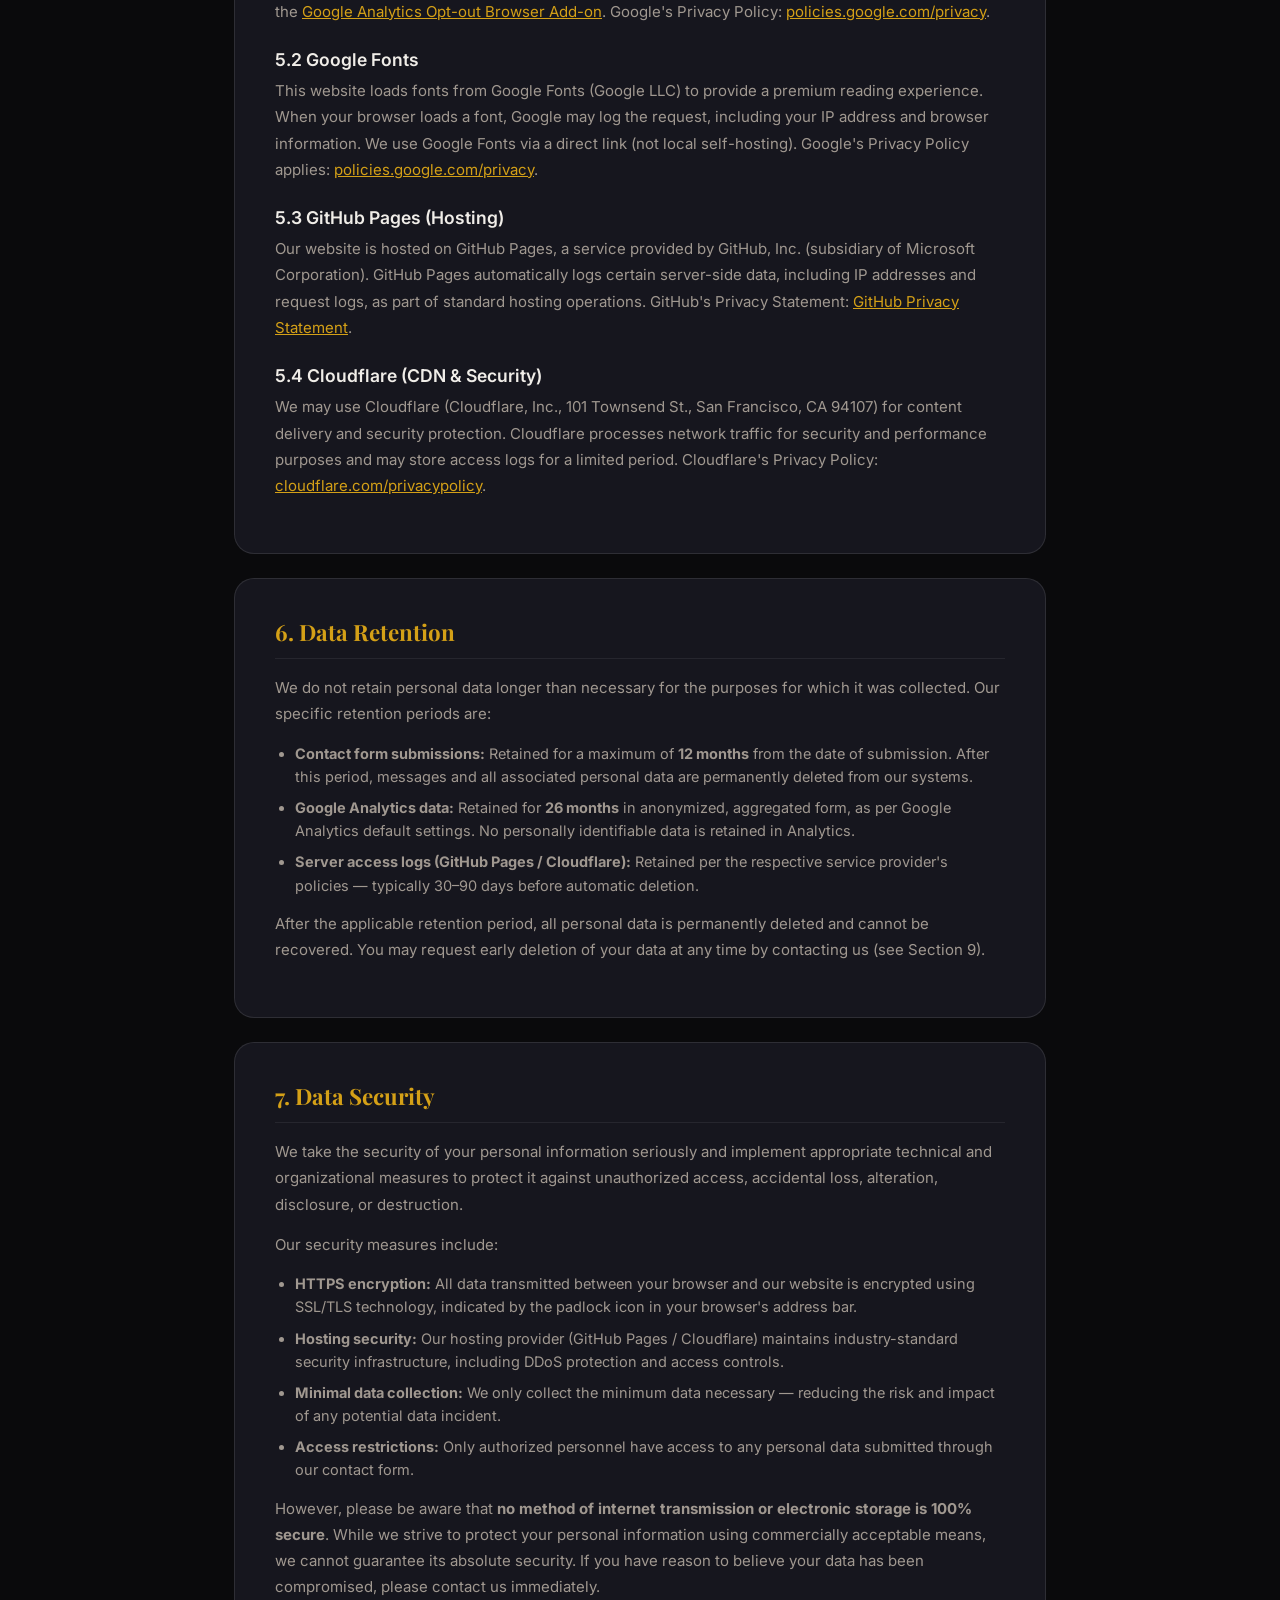
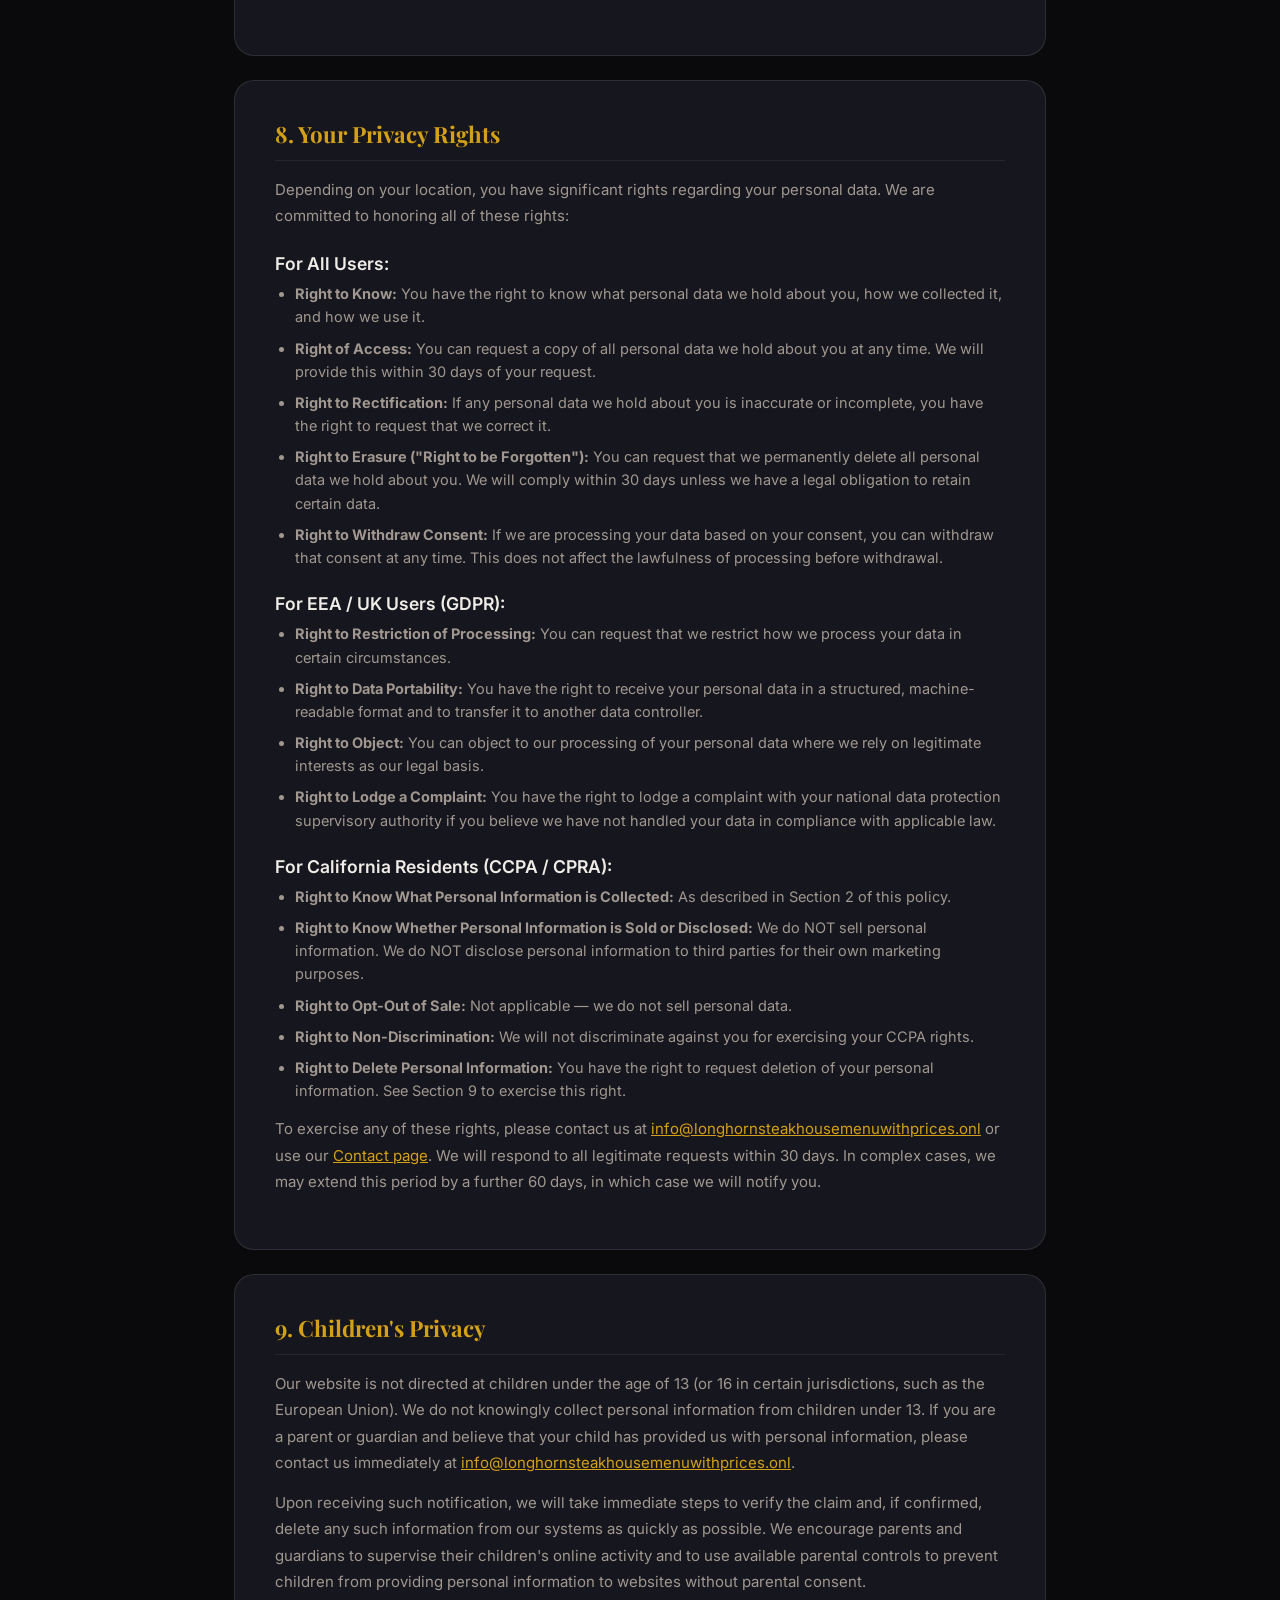
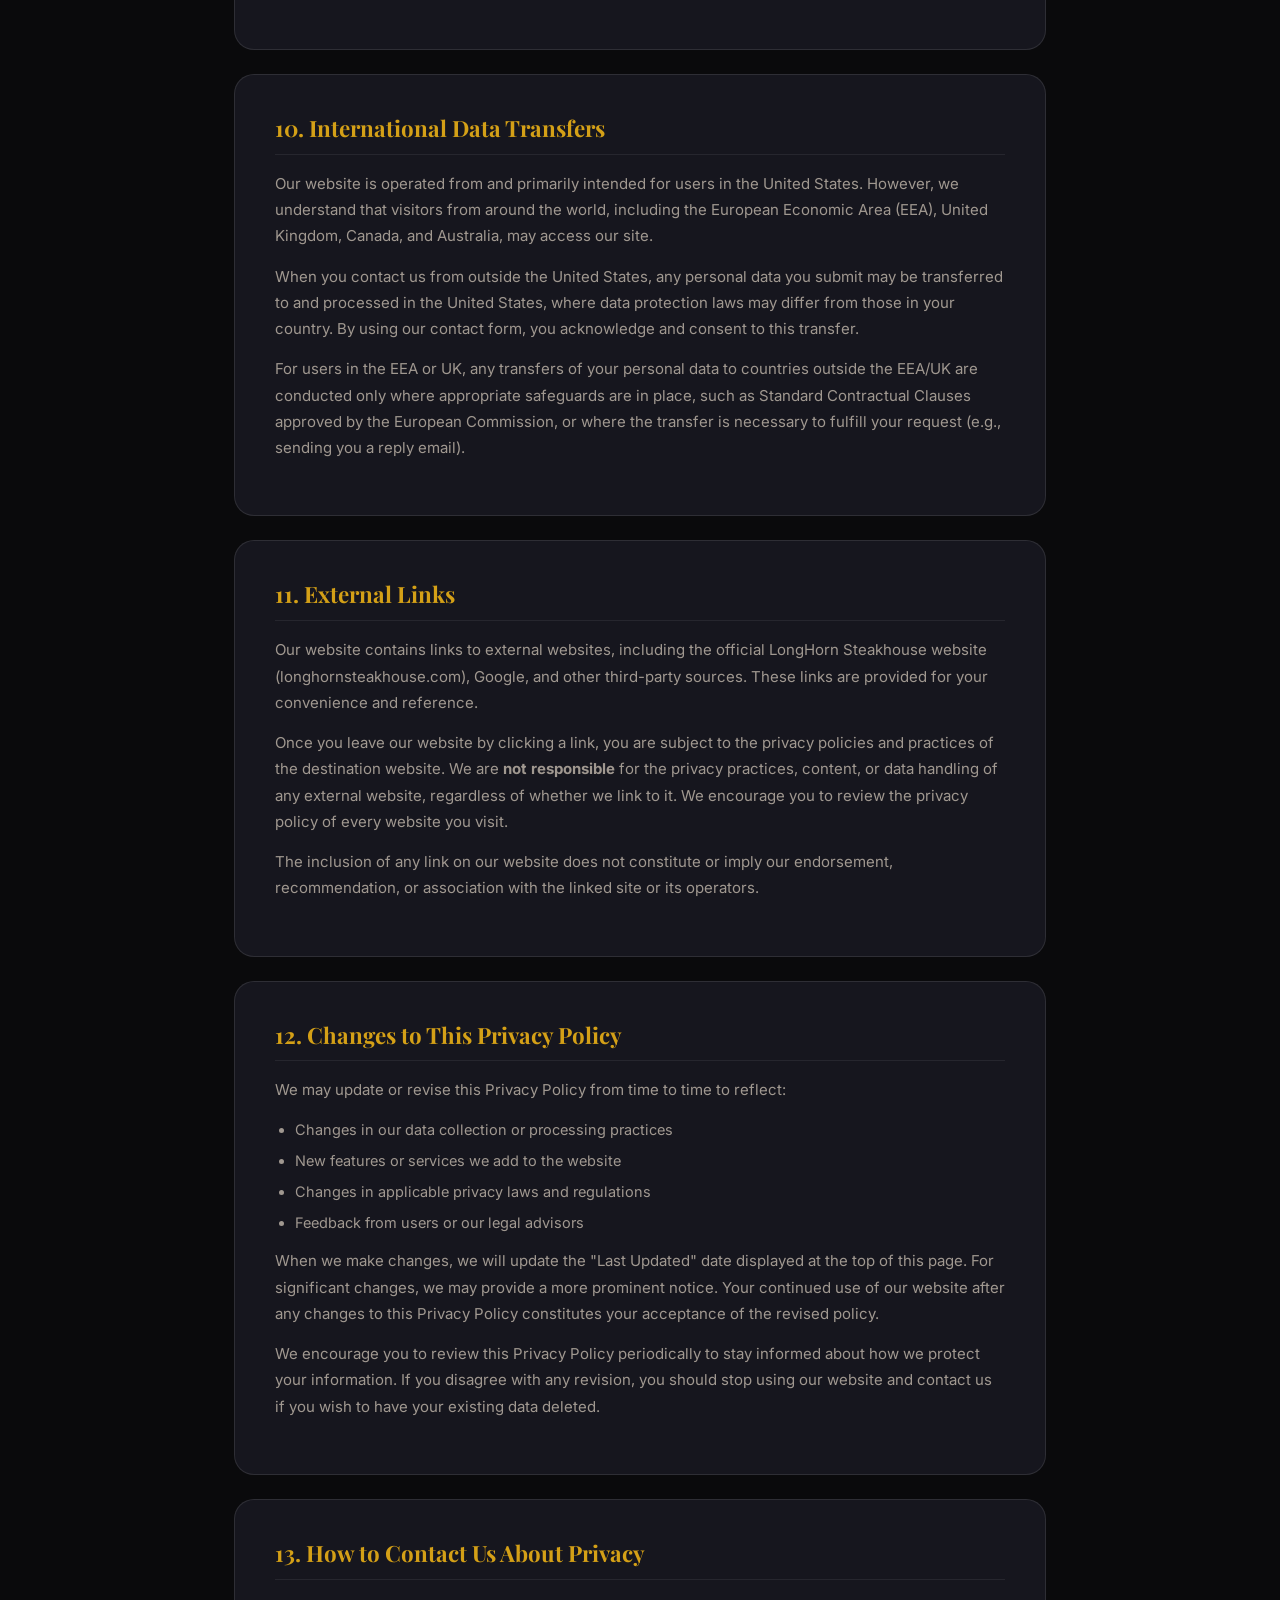
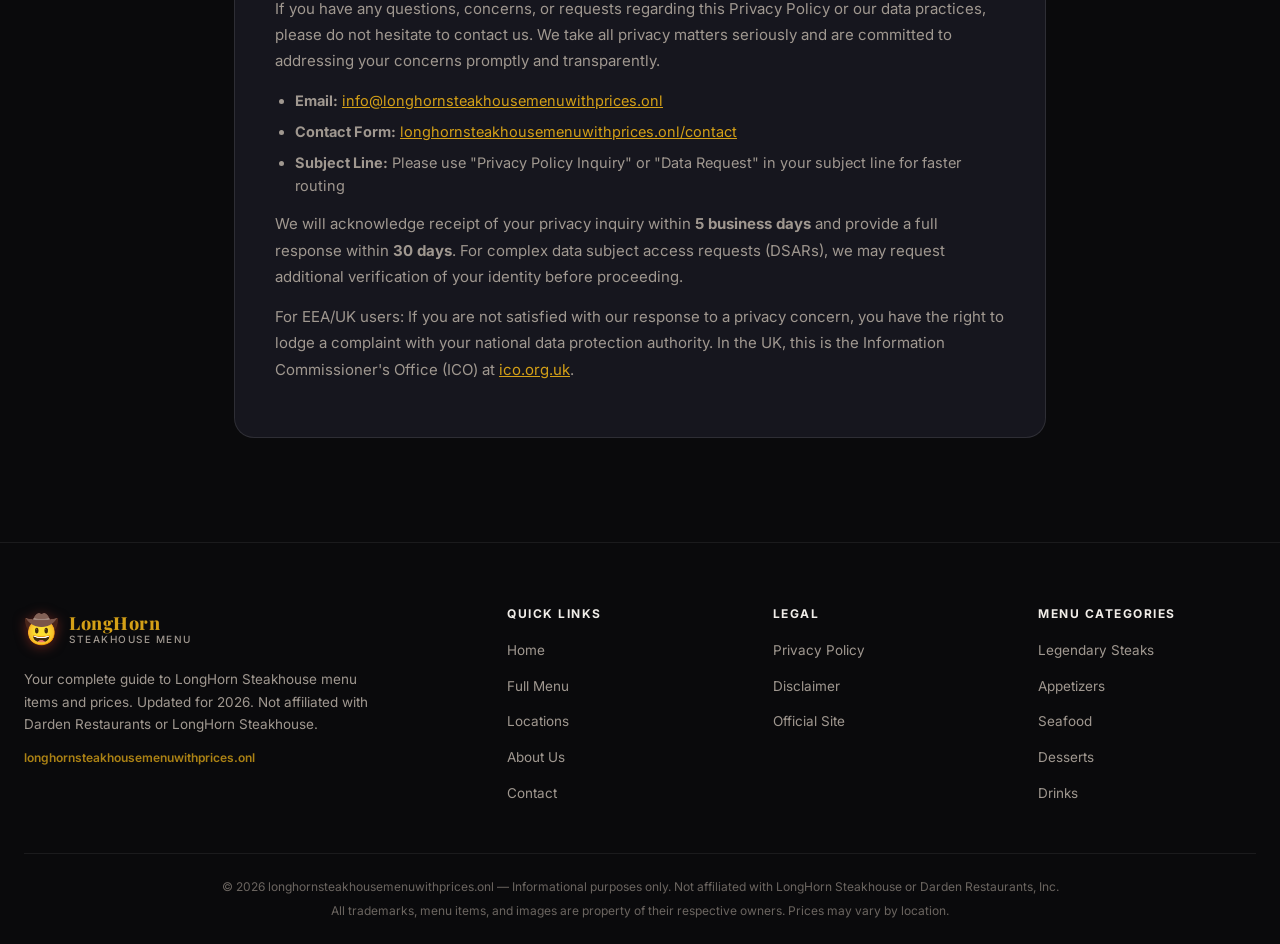
<file: privacy-policy/index.html>
<!DOCTYPE html>
<html lang="en">
<head>
  <meta charset="UTF-8" />
  <meta name="viewport" content="width=device-width, initial-scale=1.0" />
  <title>Privacy Policy | LongHorn Steakhouse Menu with Prices</title>
  <meta name="description" content="Privacy Policy for longhornsteakhousemenuwithprices.onl — learn how we collect, use, store, and protect your personal information in compliance with GDPR and CCPA." />
  <meta name="robots" content="index, follow" />
  <link rel="canonical" href="https://longhornsteakhousemenuwithprices.onl/privacy.html" />
  <link rel="preconnect" href="https://fonts.googleapis.com" />
  <link rel="preconnect" href="https://fonts.gstatic.com" crossorigin />
  <link href="https://fonts.googleapis.com/css2?family=Playfair+Display:wght@400;600;700;800&family=Inter:wght@300;400;500;600;700&display=swap" rel="stylesheet" />
  <link rel="stylesheet" href="../style.css" />
</head>
<body>

  <!-- HEADER -->
  <header id="site-header">
    <nav class="navbar" role="navigation" aria-label="Main navigation">
      <div class="nav-container">
        <a href="../index.html" class="nav-logo" id="nav-logo-link" aria-label="LongHorn Steakhouse Menu Home">
          <span class="logo-icon">🤠</span>
          <div class="logo-text">
            <span class="logo-main">LongHorn</span>
            <span class="logo-sub">Steakhouse Menu</span>
          </div>
        </a>
        <button class="hamburger" id="hamburger-btn" aria-label="Toggle menu" aria-expanded="false">
          <span></span><span></span><span></span>
        </button>
        <ul class="nav-links" id="nav-links" role="list">
          <li><a href="../index.html#menu" id="nav-menu">Menu</a></li>
          <li><a href="../index.html#locations" id="nav-locations">Locations</a></li>
          <li><a href="../about-us/" id="nav-about">About Us</a></li>
          <li><a href="../contact-us/" id="nav-contact">Contact</a></li>
          <li><a href="../privacy-policy/" id="nav-privacy" class="active">Privacy Policy</a></li>
          <li><a href="../disclaimer/" id="nav-disclaimer">Disclaimer</a></li>
        </ul>
      </div>
    </nav>
  </header>

  <!-- PAGE HERO -->
  <section class="page-hero">
    <div class="container">
      <span class="section-badge">Legal</span>
      <h1>Privacy Policy</h1>
      <p>Last updated: June 28, 2026. Your privacy is important to us. Please read this policy carefully to understand how we handle your personal data.</p>
    </div>
  </section>

  <!-- PAGE CONTENT -->
  <main class="page-content" id="main-content">
    <div class="container">

      <div class="content-block fade-up" style="background: rgba(212,160,23,0.05); border-color: rgba(212,160,23,0.2);">
        <h2>📋 Quick Summary</h2>
        <p>In plain language — here's what this Privacy Policy says:</p>
        <ul>
          <li>We are an <strong>independent informational website</strong>, not LongHorn Steakhouse or Darden Restaurants.</li>
          <li>We <strong>only collect personal data</strong> when you voluntarily contact us through our contact form.</li>
          <li>We use basic <strong>analytics tools</strong> to understand website traffic — this data is anonymized and aggregated.</li>
          <li>We <strong>never sell</strong> your personal information to third parties, ever.</li>
          <li>You have the <strong>right to request deletion</strong> of any personal data we hold about you.</li>
          <li>We use <strong>cookies</strong> only for essential site functionality and anonymous analytics.</li>
        </ul>
        <p>For the full details, please read the complete policy below. If you have any questions, <a href="../contact-us/">contact us</a> at any time.</p>
      </div>

      <div class="content-block fade-up">
        <h2>1. Introduction &amp; Identity of the Data Controller</h2>
        <p>Welcome to <strong>longhornsteakhousemenuwithprices.onl</strong> (referred to herein as "the Website," "we," "us," or "our"). We are an independent informational website that provides menu information, pricing guides, and location details relating to LongHorn Steakhouse restaurants in the United States.</p>
        <p>We are committed to protecting your personal information and your fundamental right to privacy. This Privacy Policy explains in full detail:</p>
        <ul>
          <li>What personal information we collect from you and why</li>
          <li>How we use and store that information</li>
          <li>How long we retain your data</li>
          <li>What rights you have over your personal data</li>
          <li>How to exercise those rights</li>
          <li>How to contact us with privacy concerns</li>
        </ul>
        <p>By using our website, you acknowledge that you have read and understood this Privacy Policy. If you do not agree with any part of this policy, you should discontinue use of our website immediately.</p>
        <p><strong>Important clarification:</strong> This website is NOT affiliated with LongHorn Steakhouse or Darden Restaurants, Inc. We are an independent third-party publisher. For LongHorn Steakhouse's own privacy policy, please visit <a href="https://longhornsteakhouse.com" target="_blank" rel="noopener noreferrer">longhornsteakhouse.com</a>.</p>
      </div>

      <div class="content-block fade-up">
        <h2>2. What Information We Collect</h2>

        <h3>2.1 Information You Voluntarily Provide</h3>
        <p>We only collect personal information when you choose to give it to us. This happens when you use our Contact form. The information we collect in this case includes:</p>
        <ul>
          <li><strong>Full name</strong> — To address you properly in our response</li>
          <li><strong>Email address</strong> — To send you our reply to your inquiry</li>
          <li><strong>Subject/reason for contact</strong> — To route your inquiry to the appropriate team member</li>
          <li><strong>Message content</strong> — The information you include in your message</li>
          <li><strong>Menu item reference</strong> — If you are reporting a specific error (optional field)</li>
        </ul>
        <p>We do not require you to create an account, register, or provide personal information to browse any part of our website. All menu information, pricing, and location content is freely accessible without providing any personal data.</p>

        <h3>2.2 Information Collected Automatically</h3>
        <p>When you visit our website, certain technical information is automatically collected by your browser and our hosting infrastructure. This includes:</p>
        <ul>
          <li><strong>IP address</strong> — Automatically logged by our hosting server (GitHub Pages / Cloudflare), typically anonymized or truncated</li>
          <li><strong>Browser type and version</strong> — Chrome, Firefox, Safari, Edge, etc., and their version numbers</li>
          <li><strong>Operating system</strong> — Windows, macOS, iOS, Android, etc.</li>
          <li><strong>Device type</strong> — Desktop, tablet, or mobile device</li>
          <li><strong>Screen resolution</strong> — Used to analyze how the site renders on different devices</li>
          <li><strong>Pages visited</strong> — Which pages of our website you viewed and in what order</li>
          <li><strong>Time spent on each page</strong> — How long you remained on each page</li>
          <li><strong>Referring URL</strong> — Which website or search engine directed you to our site</li>
          <li><strong>Date and time of access</strong> — When you visited our site</li>
          <li><strong>Search terms used</strong> — If you found us through a search engine, the search query used (where available)</li>
        </ul>
        <p>This automatically collected data is used solely to understand how our website is being used so we can improve it. It is never linked to any personally identifiable information and is processed only in aggregated, anonymized form.</p>

        <h3>2.3 Cookies and Similar Technologies</h3>
        <p>Our website uses cookies — small text files that are stored on your device when you visit certain websites. We use the following types of cookies:</p>
        <ul>
          <li><strong>Strictly Necessary Cookies:</strong> These are essential for the website to function properly. Without these cookies, some features of our site may not work as intended. These cookies do not collect any personally identifiable information.</li>
          <li><strong>Analytics Cookies:</strong> We may use Google Analytics or similar services to understand how visitors interact with our website. These cookies collect data in anonymized, aggregated form — we cannot identify individual users through this data. Information collected includes pages viewed, time on site, bounce rate, and traffic sources.</li>
          <li><strong>Preference Cookies:</strong> If implemented, these cookies remember your preferences (such as which menu tab you last had open) to improve your experience on return visits.</li>
        </ul>
        <p>You have the right to control cookies through your browser settings. Most modern browsers allow you to view, manage, block, and delete cookies. Note that blocking certain cookies may affect the functionality of our website. For more information about managing cookies, visit <a href="https://www.aboutcookies.org" target="_blank" rel="noopener noreferrer">aboutcookies.org</a>.</p>
      </div>

      <div class="content-block fade-up">
        <h2>3. How We Use Your Information</h2>
        <p>We are committed to using your personal information only for the purposes for which it was collected. Here is a full breakdown of how we use each type of data:</p>

        <h3>3.1 Contact Form Data</h3>
        <ul>
          <li><strong>To respond to your inquiry:</strong> Your name, email, and message content are used exclusively to prepare and send a reply to your question, report, or feedback.</li>
          <li><strong>To improve our content:</strong> If you report a menu error, we use that information to research and potentially update our content (without linking the correction to your identity).</li>
          <li><strong>For spam and fraud prevention:</strong> We may use your email address to identify and block repeated spam or abusive submissions.</li>
        </ul>

        <h3>3.2 Analytics Data</h3>
        <ul>
          <li><strong>Website performance analysis:</strong> We use anonymized traffic data to understand which pages are most visited, where users come from, and how they navigate our site.</li>
          <li><strong>Content improvement:</strong> Analytics help us identify which menu categories are most popular, which pages have high bounce rates, and where users seem to get confused — allowing us to improve the site experience.</li>
          <li><strong>Technical issue identification:</strong> Traffic patterns can help us detect and investigate technical problems.</li>
        </ul>

        <h3>3.3 Legal Obligations</h3>
        <p>In rare circumstances, we may be required to use or disclose your personal information to comply with a legal obligation, court order, or valid governmental request. In such cases, we will disclose only the minimum amount of data required by law.</p>

        <p><strong>What we will NEVER do with your data:</strong></p>
        <ul>
          <li>Sell, rent, lease, or trade your personal information to any third party</li>
          <li>Use your information for unsolicited marketing or advertising</li>
          <li>Share your data with advertisers for targeted advertising purposes</li>
          <li>Use your data to build a personal profile without your explicit consent</li>
        </ul>
      </div>

      <div class="content-block fade-up">
        <h2>4. Legal Basis for Processing (GDPR)</h2>
        <p>For users in the European Economic Area (EEA), we process your personal data only where we have a valid legal basis to do so under the General Data Protection Regulation (GDPR). Our legal bases are:</p>
        <ul>
          <li><strong>Consent (Article 6(1)(a)):</strong> When you submit our contact form, you are giving us your express consent to process your personal data for the purpose of responding to your message. You may withdraw this consent at any time.</li>
          <li><strong>Legitimate Interests (Article 6(1)(f)):</strong> We use analytics data to understand how our website is used and improve it. This is in the legitimate interest of both us (as website operators) and our users (who benefit from an improved experience).</li>
          <li><strong>Legal Obligation (Article 6(1)(c)):</strong> In cases where we are required by law to retain or disclose data.</li>
        </ul>
      </div>

      <div class="content-block fade-up">
        <h2>5. Third-Party Services We Use</h2>
        <p>Our website works with several third-party services that may collect data independently. We are transparent about all of them:</p>

        <h3>5.1 Google Analytics</h3>
        <p>We use Google Analytics (a service provided by Google LLC, 1600 Amphitheatre Parkway, Mountain View, CA 94043, USA) to analyze website traffic and user behavior. Google Analytics places cookies on your device and sends anonymized data to Google's servers. We have enabled IP anonymization, meaning your full IP address is never stored. You can opt out of Google Analytics tracking by installing the <a href="https://tools.google.com/dlpage/gaoptout" target="_blank" rel="noopener noreferrer">Google Analytics Opt-out Browser Add-on</a>. Google's Privacy Policy: <a href="https://policies.google.com/privacy" target="_blank" rel="noopener noreferrer">policies.google.com/privacy</a>.</p>

        <h3>5.2 Google Fonts</h3>
        <p>This website loads fonts from Google Fonts (Google LLC) to provide a premium reading experience. When your browser loads a font, Google may log the request, including your IP address and browser information. We use Google Fonts via a direct link (not local self-hosting). Google's Privacy Policy applies: <a href="https://policies.google.com/privacy" target="_blank" rel="noopener noreferrer">policies.google.com/privacy</a>.</p>

        <h3>5.3 GitHub Pages (Hosting)</h3>
        <p>Our website is hosted on GitHub Pages, a service provided by GitHub, Inc. (subsidiary of Microsoft Corporation). GitHub Pages automatically logs certain server-side data, including IP addresses and request logs, as part of standard hosting operations. GitHub's Privacy Statement: <a href="https://docs.github.com/en/site-policy/privacy-policies/github-privacy-statement" target="_blank" rel="noopener noreferrer">GitHub Privacy Statement</a>.</p>

        <h3>5.4 Cloudflare (CDN &amp; Security)</h3>
        <p>We may use Cloudflare (Cloudflare, Inc., 101 Townsend St., San Francisco, CA 94107) for content delivery and security protection. Cloudflare processes network traffic for security and performance purposes and may store access logs for a limited period. Cloudflare's Privacy Policy: <a href="https://www.cloudflare.com/privacypolicy/" target="_blank" rel="noopener noreferrer">cloudflare.com/privacypolicy</a>.</p>
      </div>

      <div class="content-block fade-up">
        <h2>6. Data Retention</h2>
        <p>We do not retain personal data longer than necessary for the purposes for which it was collected. Our specific retention periods are:</p>
        <ul>
          <li><strong>Contact form submissions:</strong> Retained for a maximum of <strong>12 months</strong> from the date of submission. After this period, messages and all associated personal data are permanently deleted from our systems.</li>
          <li><strong>Google Analytics data:</strong> Retained for <strong>26 months</strong> in anonymized, aggregated form, as per Google Analytics default settings. No personally identifiable data is retained in Analytics.</li>
          <li><strong>Server access logs (GitHub Pages / Cloudflare):</strong> Retained per the respective service provider's policies — typically 30–90 days before automatic deletion.</li>
        </ul>
        <p>After the applicable retention period, all personal data is permanently deleted and cannot be recovered. You may request early deletion of your data at any time by contacting us (see Section 9).</p>
      </div>

      <div class="content-block fade-up">
        <h2>7. Data Security</h2>
        <p>We take the security of your personal information seriously and implement appropriate technical and organizational measures to protect it against unauthorized access, accidental loss, alteration, disclosure, or destruction.</p>
        <p>Our security measures include:</p>
        <ul>
          <li><strong>HTTPS encryption:</strong> All data transmitted between your browser and our website is encrypted using SSL/TLS technology, indicated by the padlock icon in your browser's address bar.</li>
          <li><strong>Hosting security:</strong> Our hosting provider (GitHub Pages / Cloudflare) maintains industry-standard security infrastructure, including DDoS protection and access controls.</li>
          <li><strong>Minimal data collection:</strong> We only collect the minimum data necessary — reducing the risk and impact of any potential data incident.</li>
          <li><strong>Access restrictions:</strong> Only authorized personnel have access to any personal data submitted through our contact form.</li>
        </ul>
        <p>However, please be aware that <strong>no method of internet transmission or electronic storage is 100% secure</strong>. While we strive to protect your personal information using commercially acceptable means, we cannot guarantee its absolute security. If you have reason to believe your data has been compromised, please contact us immediately.</p>
      </div>

      <div class="content-block fade-up">
        <h2>8. Your Privacy Rights</h2>
        <p>Depending on your location, you have significant rights regarding your personal data. We are committed to honoring all of these rights:</p>

        <h3>For All Users:</h3>
        <ul>
          <li><strong>Right to Know:</strong> You have the right to know what personal data we hold about you, how we collected it, and how we use it.</li>
          <li><strong>Right of Access:</strong> You can request a copy of all personal data we hold about you at any time. We will provide this within 30 days of your request.</li>
          <li><strong>Right to Rectification:</strong> If any personal data we hold about you is inaccurate or incomplete, you have the right to request that we correct it.</li>
          <li><strong>Right to Erasure ("Right to be Forgotten"):</strong> You can request that we permanently delete all personal data we hold about you. We will comply within 30 days unless we have a legal obligation to retain certain data.</li>
          <li><strong>Right to Withdraw Consent:</strong> If we are processing your data based on your consent, you can withdraw that consent at any time. This does not affect the lawfulness of processing before withdrawal.</li>
        </ul>

        <h3>For EEA / UK Users (GDPR):</h3>
        <ul>
          <li><strong>Right to Restriction of Processing:</strong> You can request that we restrict how we process your data in certain circumstances.</li>
          <li><strong>Right to Data Portability:</strong> You have the right to receive your personal data in a structured, machine-readable format and to transfer it to another data controller.</li>
          <li><strong>Right to Object:</strong> You can object to our processing of your personal data where we rely on legitimate interests as our legal basis.</li>
          <li><strong>Right to Lodge a Complaint:</strong> You have the right to lodge a complaint with your national data protection supervisory authority if you believe we have not handled your data in compliance with applicable law.</li>
        </ul>

        <h3>For California Residents (CCPA / CPRA):</h3>
        <ul>
          <li><strong>Right to Know What Personal Information is Collected:</strong> As described in Section 2 of this policy.</li>
          <li><strong>Right to Know Whether Personal Information is Sold or Disclosed:</strong> We do NOT sell personal information. We do NOT disclose personal information to third parties for their own marketing purposes.</li>
          <li><strong>Right to Opt-Out of Sale:</strong> Not applicable — we do not sell personal data.</li>
          <li><strong>Right to Non-Discrimination:</strong> We will not discriminate against you for exercising your CCPA rights.</li>
          <li><strong>Right to Delete Personal Information:</strong> You have the right to request deletion of your personal information. See Section 9 to exercise this right.</li>
        </ul>

        <p>To exercise any of these rights, please contact us at <a href="mailto:info@longhornsteakhousemenuwithprices.onl">info@longhornsteakhousemenuwithprices.onl</a> or use our <a href="../contact-us/">Contact page</a>. We will respond to all legitimate requests within 30 days. In complex cases, we may extend this period by a further 60 days, in which case we will notify you.</p>
      </div>

      <div class="content-block fade-up">
        <h2>9. Children's Privacy</h2>
        <p>Our website is not directed at children under the age of 13 (or 16 in certain jurisdictions, such as the European Union). We do not knowingly collect personal information from children under 13. If you are a parent or guardian and believe that your child has provided us with personal information, please contact us immediately at <a href="mailto:info@longhornsteakhousemenuwithprices.onl">info@longhornsteakhousemenuwithprices.onl</a>.</p>
        <p>Upon receiving such notification, we will take immediate steps to verify the claim and, if confirmed, delete any such information from our systems as quickly as possible. We encourage parents and guardians to supervise their children's online activity and to use available parental controls to prevent children from providing personal information to websites without parental consent.</p>
      </div>

      <div class="content-block fade-up">
        <h2>10. International Data Transfers</h2>
        <p>Our website is operated from and primarily intended for users in the United States. However, we understand that visitors from around the world, including the European Economic Area (EEA), United Kingdom, Canada, and Australia, may access our site.</p>
        <p>When you contact us from outside the United States, any personal data you submit may be transferred to and processed in the United States, where data protection laws may differ from those in your country. By using our contact form, you acknowledge and consent to this transfer.</p>
        <p>For users in the EEA or UK, any transfers of your personal data to countries outside the EEA/UK are conducted only where appropriate safeguards are in place, such as Standard Contractual Clauses approved by the European Commission, or where the transfer is necessary to fulfill your request (e.g., sending you a reply email).</p>
      </div>

      <div class="content-block fade-up">
        <h2>11. External Links</h2>
        <p>Our website contains links to external websites, including the official LongHorn Steakhouse website (longhornsteakhouse.com), Google, and other third-party sources. These links are provided for your convenience and reference.</p>
        <p>Once you leave our website by clicking a link, you are subject to the privacy policies and practices of the destination website. We are <strong>not responsible</strong> for the privacy practices, content, or data handling of any external website, regardless of whether we link to it. We encourage you to review the privacy policy of every website you visit.</p>
        <p>The inclusion of any link on our website does not constitute or imply our endorsement, recommendation, or association with the linked site or its operators.</p>
      </div>

      <div class="content-block fade-up">
        <h2>12. Changes to This Privacy Policy</h2>
        <p>We may update or revise this Privacy Policy from time to time to reflect:</p>
        <ul>
          <li>Changes in our data collection or processing practices</li>
          <li>New features or services we add to the website</li>
          <li>Changes in applicable privacy laws and regulations</li>
          <li>Feedback from users or our legal advisors</li>
        </ul>
        <p>When we make changes, we will update the "Last Updated" date displayed at the top of this page. For significant changes, we may provide a more prominent notice. Your continued use of our website after any changes to this Privacy Policy constitutes your acceptance of the revised policy.</p>
        <p>We encourage you to review this Privacy Policy periodically to stay informed about how we protect your information. If you disagree with any revision, you should stop using our website and contact us if you wish to have your existing data deleted.</p>
      </div>

      <div class="content-block fade-up">
        <h2>13. How to Contact Us About Privacy</h2>
        <p>If you have any questions, concerns, or requests regarding this Privacy Policy or our data practices, please do not hesitate to contact us. We take all privacy matters seriously and are committed to addressing your concerns promptly and transparently.</p>
        <ul>
          <li><strong>Email:</strong> <a href="mailto:info@longhornsteakhousemenuwithprices.onl">info@longhornsteakhousemenuwithprices.onl</a></li>
          <li><strong>Contact Form:</strong> <a href="../contact-us/">longhornsteakhousemenuwithprices.onl/contact</a></li>
          <li><strong>Subject Line:</strong> Please use "Privacy Policy Inquiry" or "Data Request" in your subject line for faster routing</li>
        </ul>
        <p>We will acknowledge receipt of your privacy inquiry within <strong>5 business days</strong> and provide a full response within <strong>30 days</strong>. For complex data subject access requests (DSARs), we may request additional verification of your identity before proceeding.</p>
        <p>For EEA/UK users: If you are not satisfied with our response to a privacy concern, you have the right to lodge a complaint with your national data protection authority. In the UK, this is the Information Commissioner's Office (ICO) at <a href="https://ico.org.uk" target="_blank" rel="noopener noreferrer">ico.org.uk</a>.</p>
      </div>

    </div>
  </main>

  <!-- FOOTER -->
  <footer class="site-footer" id="site-footer" role="contentinfo">
    <div class="container">
      <div class="footer-grid">
        <div class="footer-brand">
          <div class="footer-logo">
            <span class="logo-icon">🤠</span>
            <div class="logo-text">
              <span class="logo-main">LongHorn</span>
              <span class="logo-sub">Steakhouse Menu</span>
            </div>
          </div>
          <p class="footer-desc">Your complete guide to LongHorn Steakhouse menu items and prices. Updated for 2026. Not affiliated with Darden Restaurants or LongHorn Steakhouse.</p>
          <p class="footer-domain">longhornsteakhousemenuwithprices.onl</p>
        </div>
        <div class="footer-links">
          <h4>Quick Links</h4>
          <ul>
            <li><a href="../index.html">Home</a></li>
            <li><a href="../index.html#menu">Full Menu</a></li>
            <li><a href="../index.html#locations">Locations</a></li>
            <li><a href="../about-us/">About Us</a></li>
            <li><a href="../contact-us/">Contact</a></li>
          </ul>
        </div>
        <div class="footer-links">
          <h4>Legal</h4>
          <ul>
            <li><a href="../privacy-policy/">Privacy Policy</a></li>
            <li><a href="../disclaimer/">Disclaimer</a></li>
            <li><a href="https://longhornsteakhouse.com" target="_blank" rel="noopener noreferrer">Official Site</a></li>
          </ul>
        </div>
        <div class="footer-links">
          <h4>Menu Categories</h4>
          <ul>
            <li><a href="index.html#menu">Legendary Steaks</a></li>
            <li><a href="index.html#menu">Appetizers</a></li>
            <li><a href="index.html#menu">Seafood</a></li>
            <li><a href="index.html#menu">Desserts</a></li>
            <li><a href="index.html#menu">Drinks</a></li>
          </ul>
        </div>
      </div>
      <div class="footer-bottom">
        <p>&copy; 2026 longhornsteakhousemenuwithprices.onl — Informational purposes only. Not affiliated with LongHorn Steakhouse or Darden Restaurants, Inc.</p>
        <p>All trademarks, menu items, and images are property of their respective owners. Prices may vary by location.</p>
      </div>
    </div>
  </footer>

  <script src="../script.js"></script>
</body>
</html>
</file>
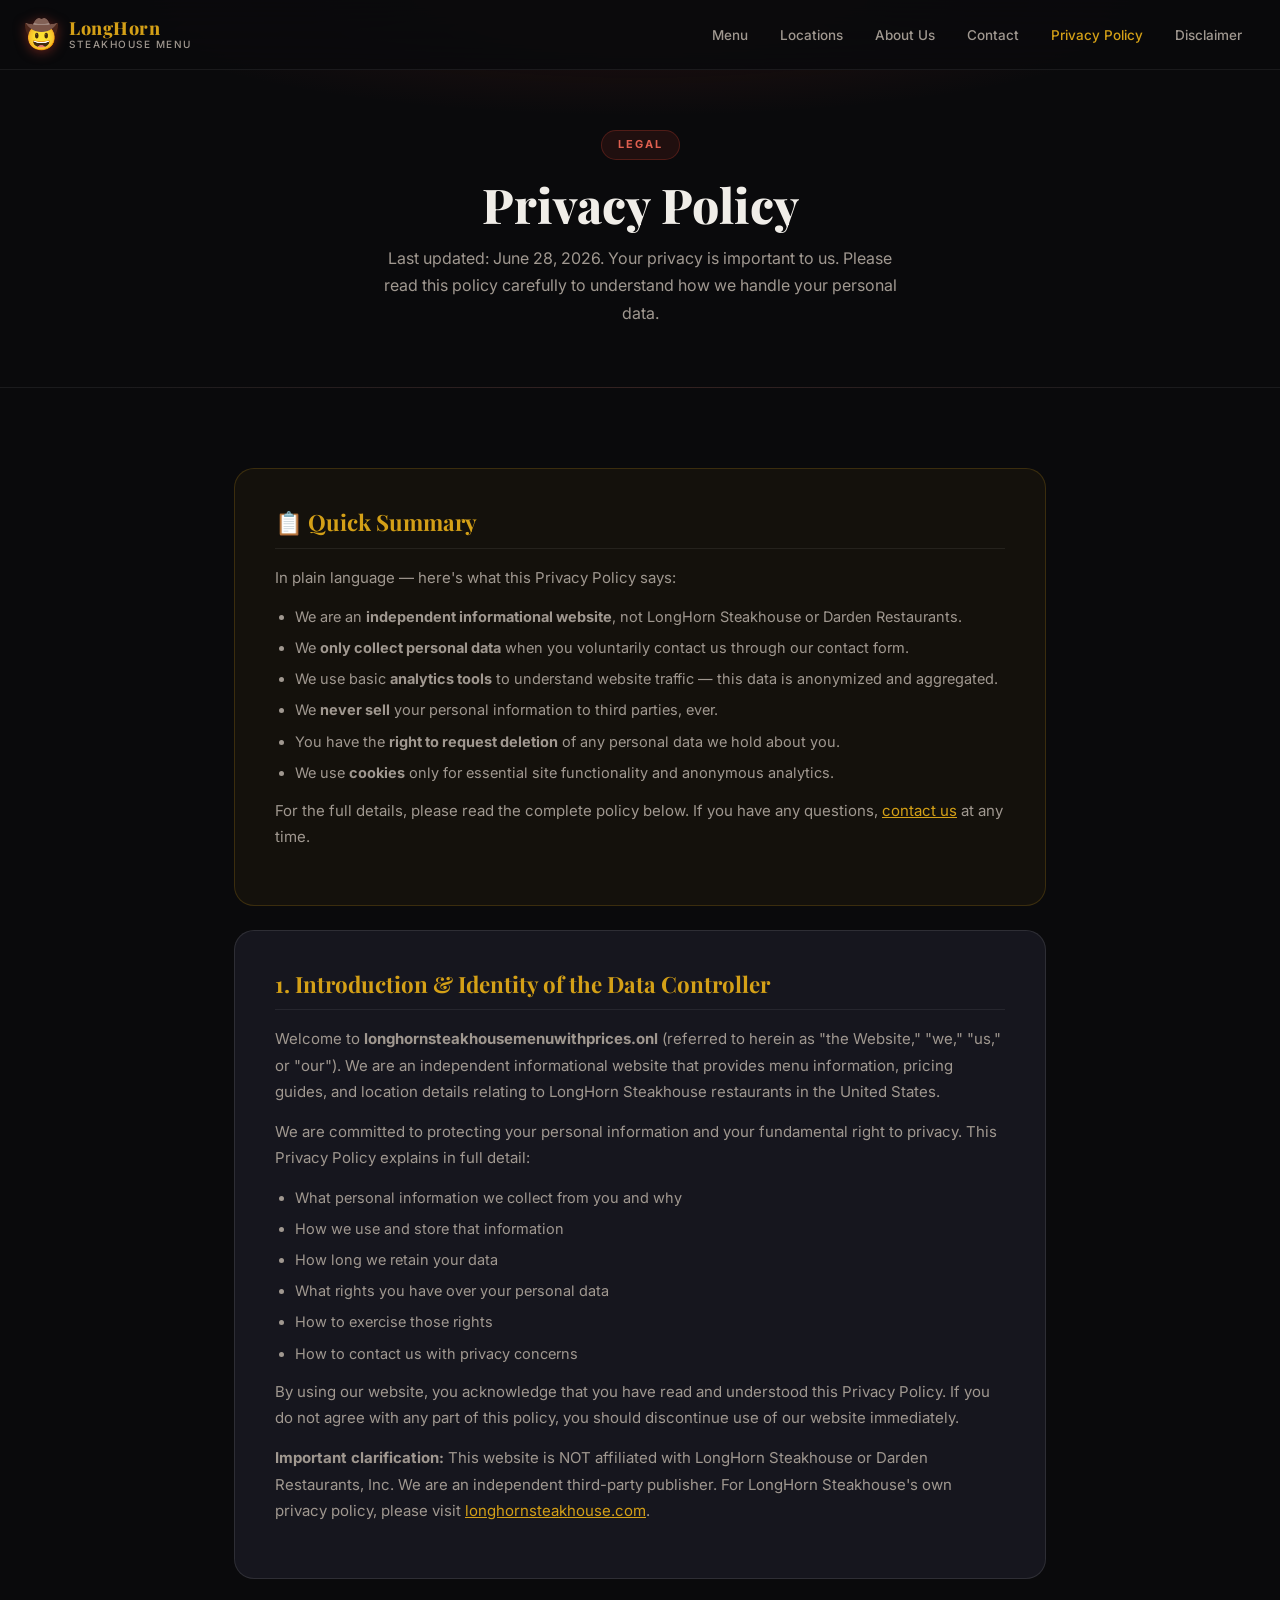
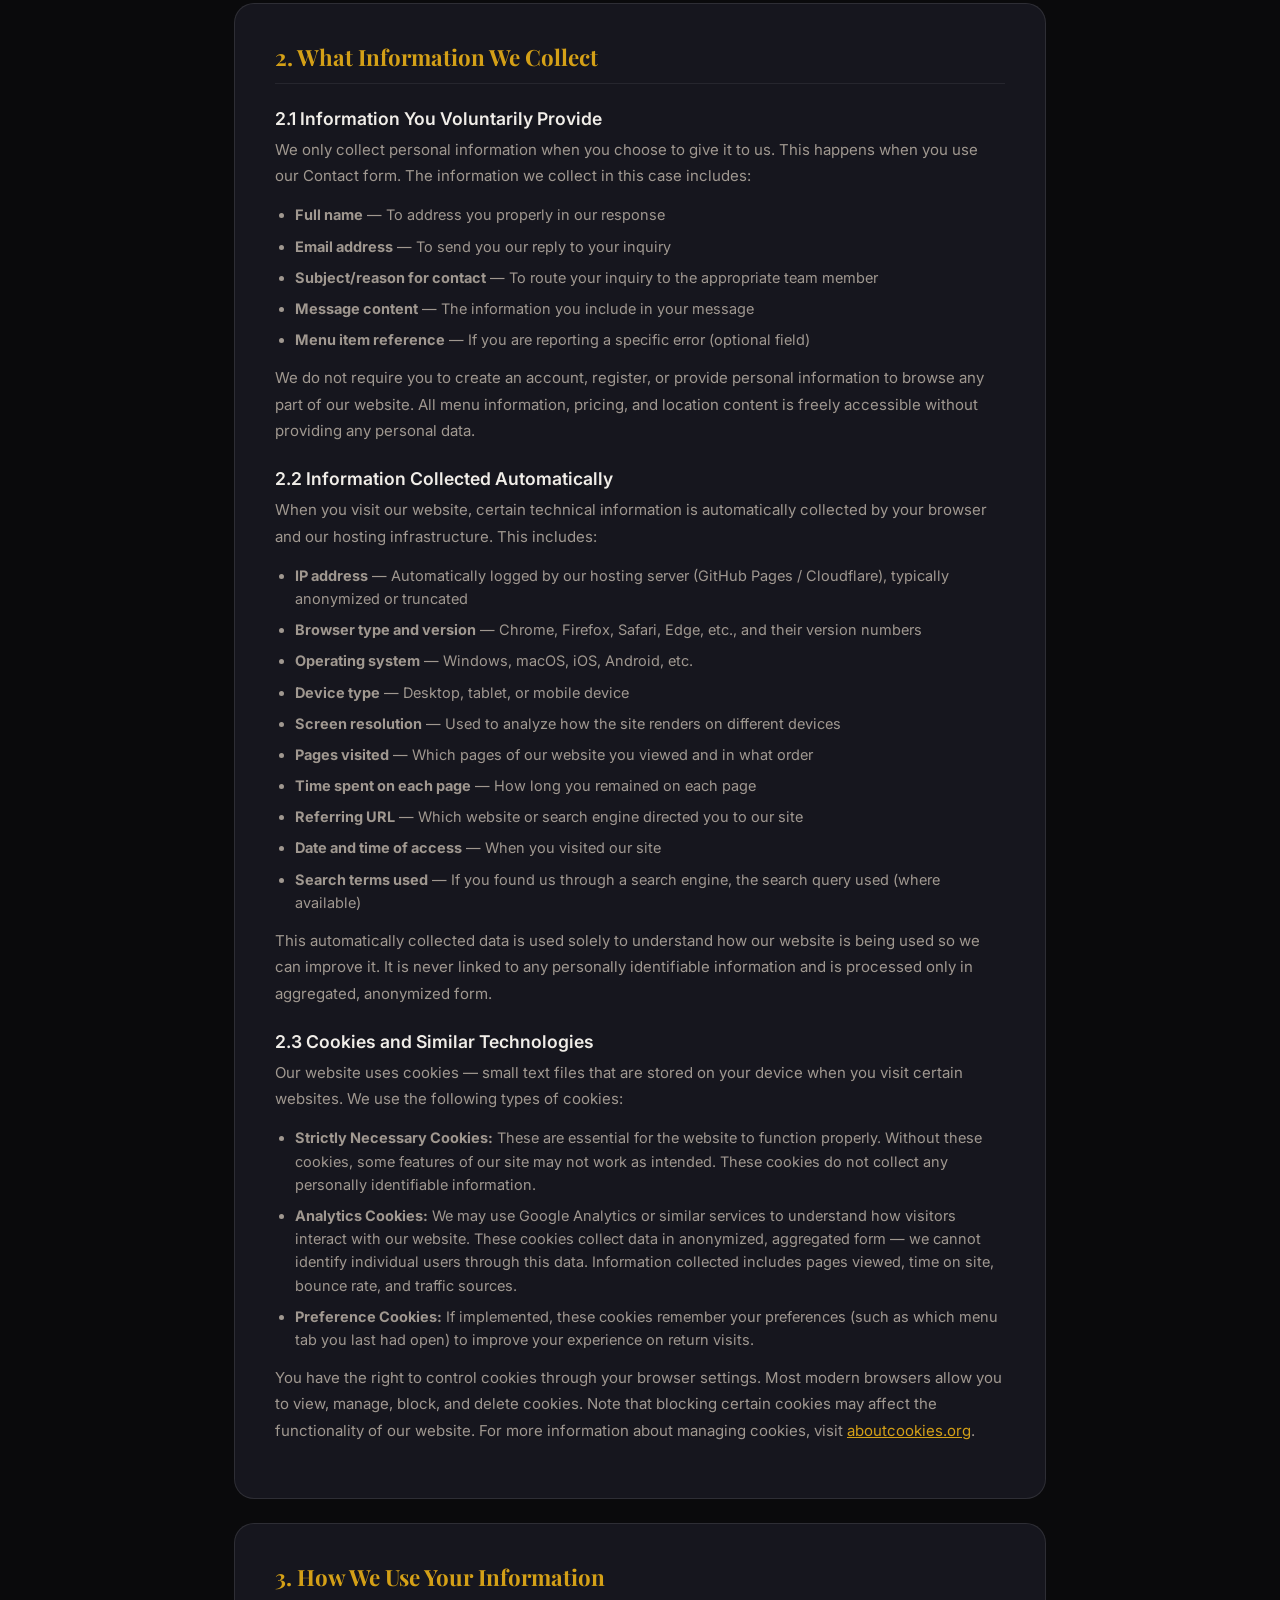
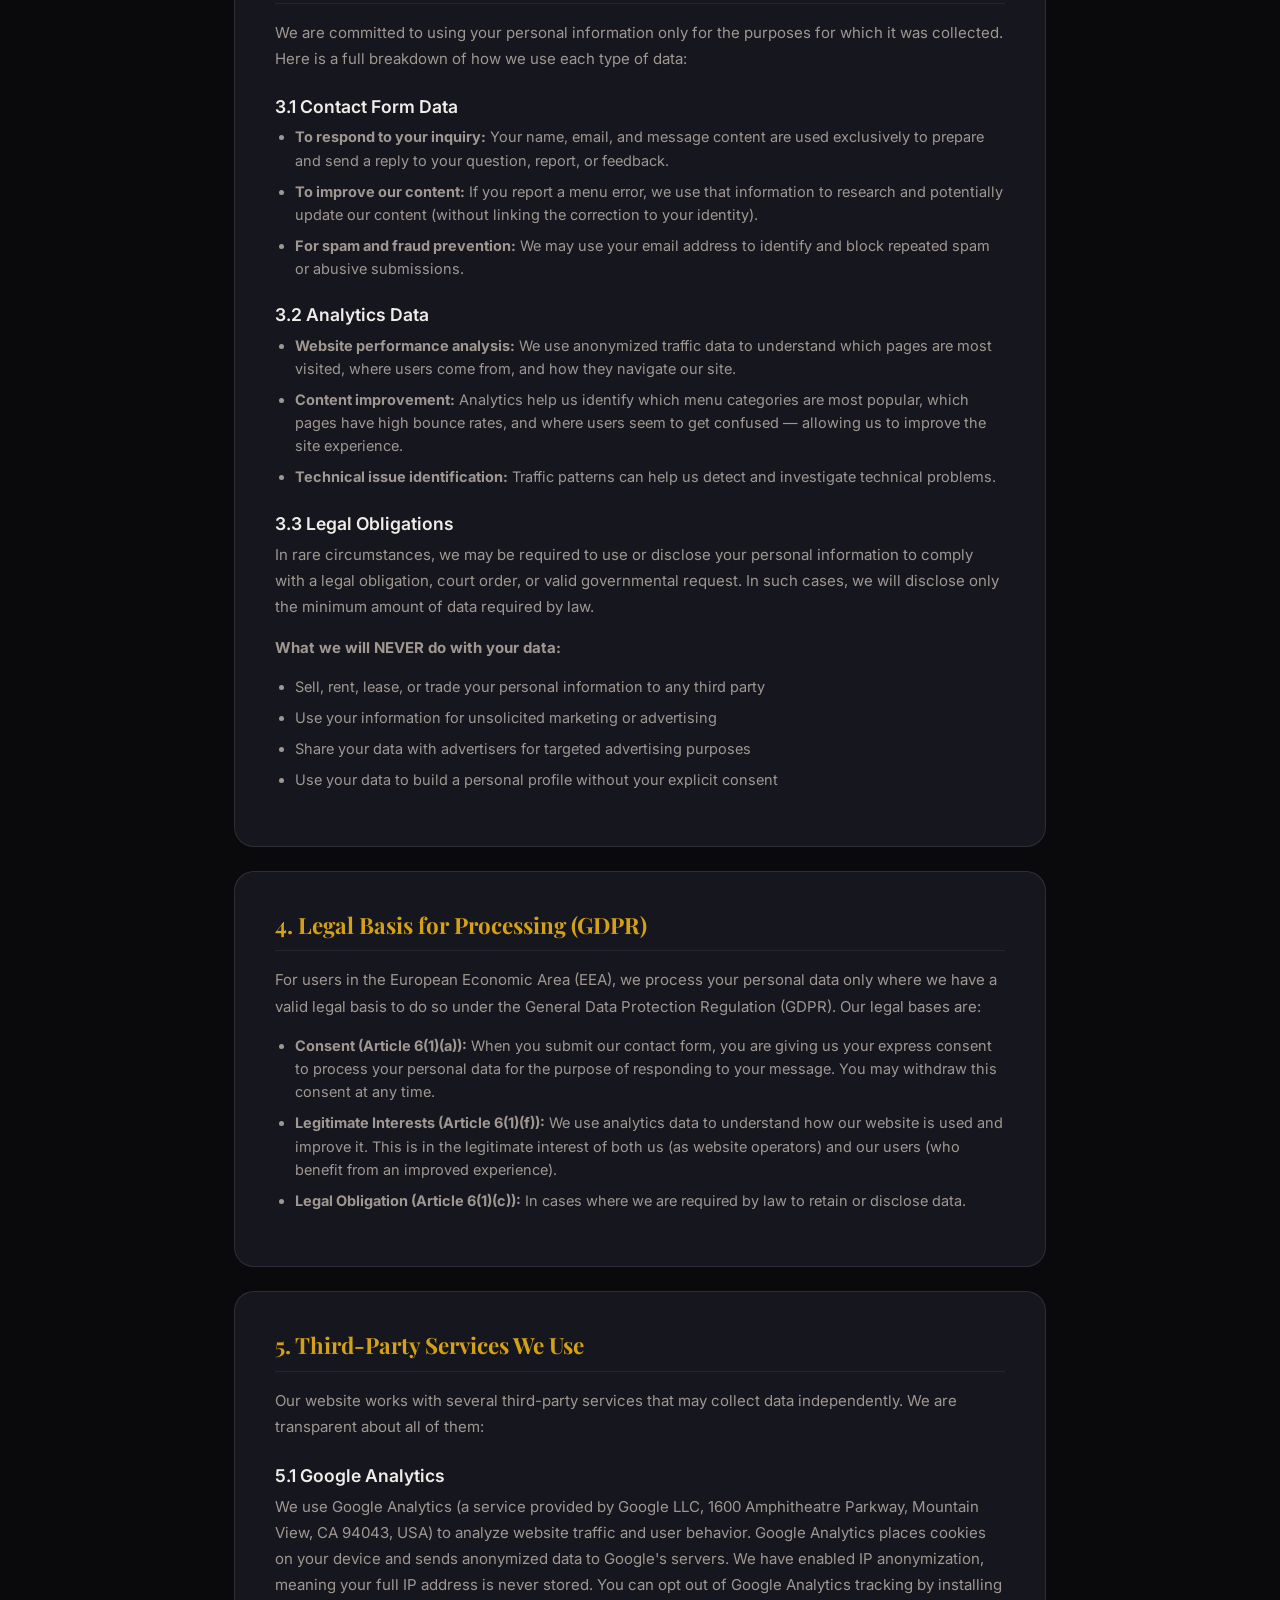
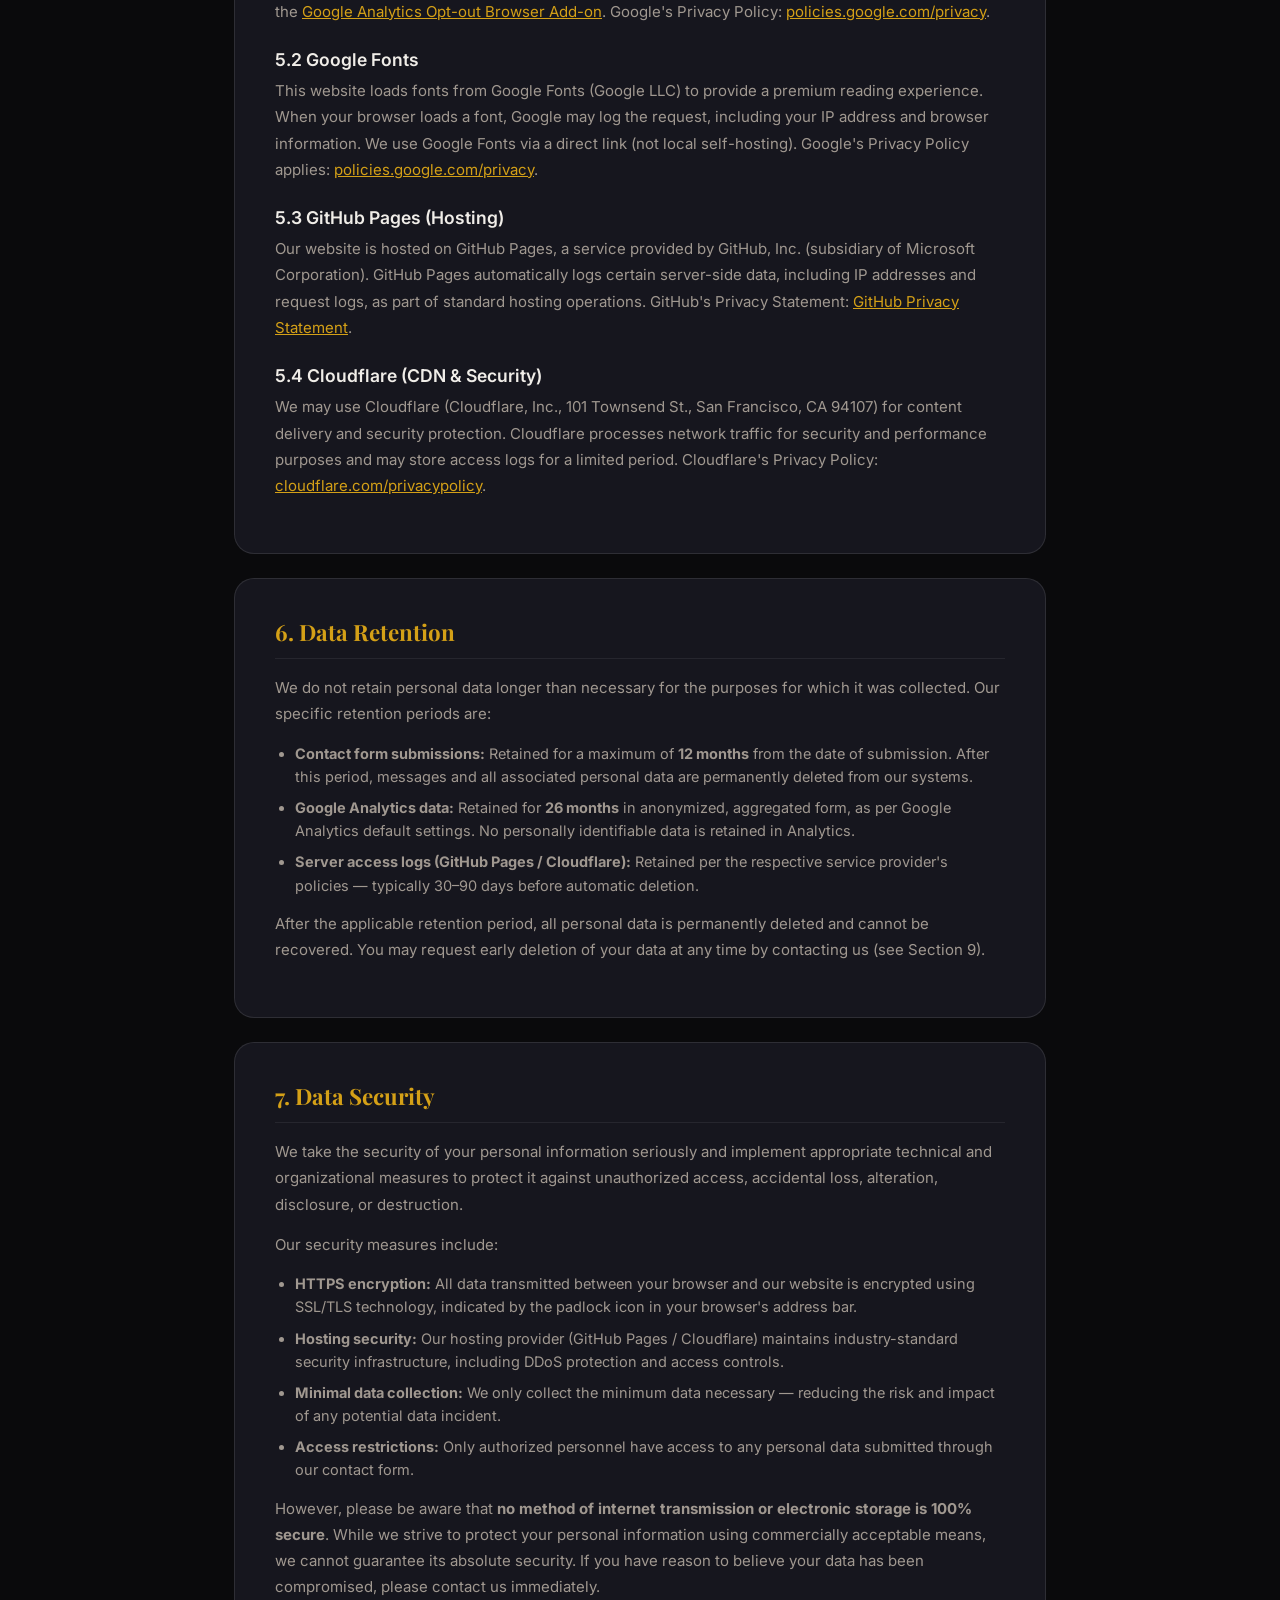
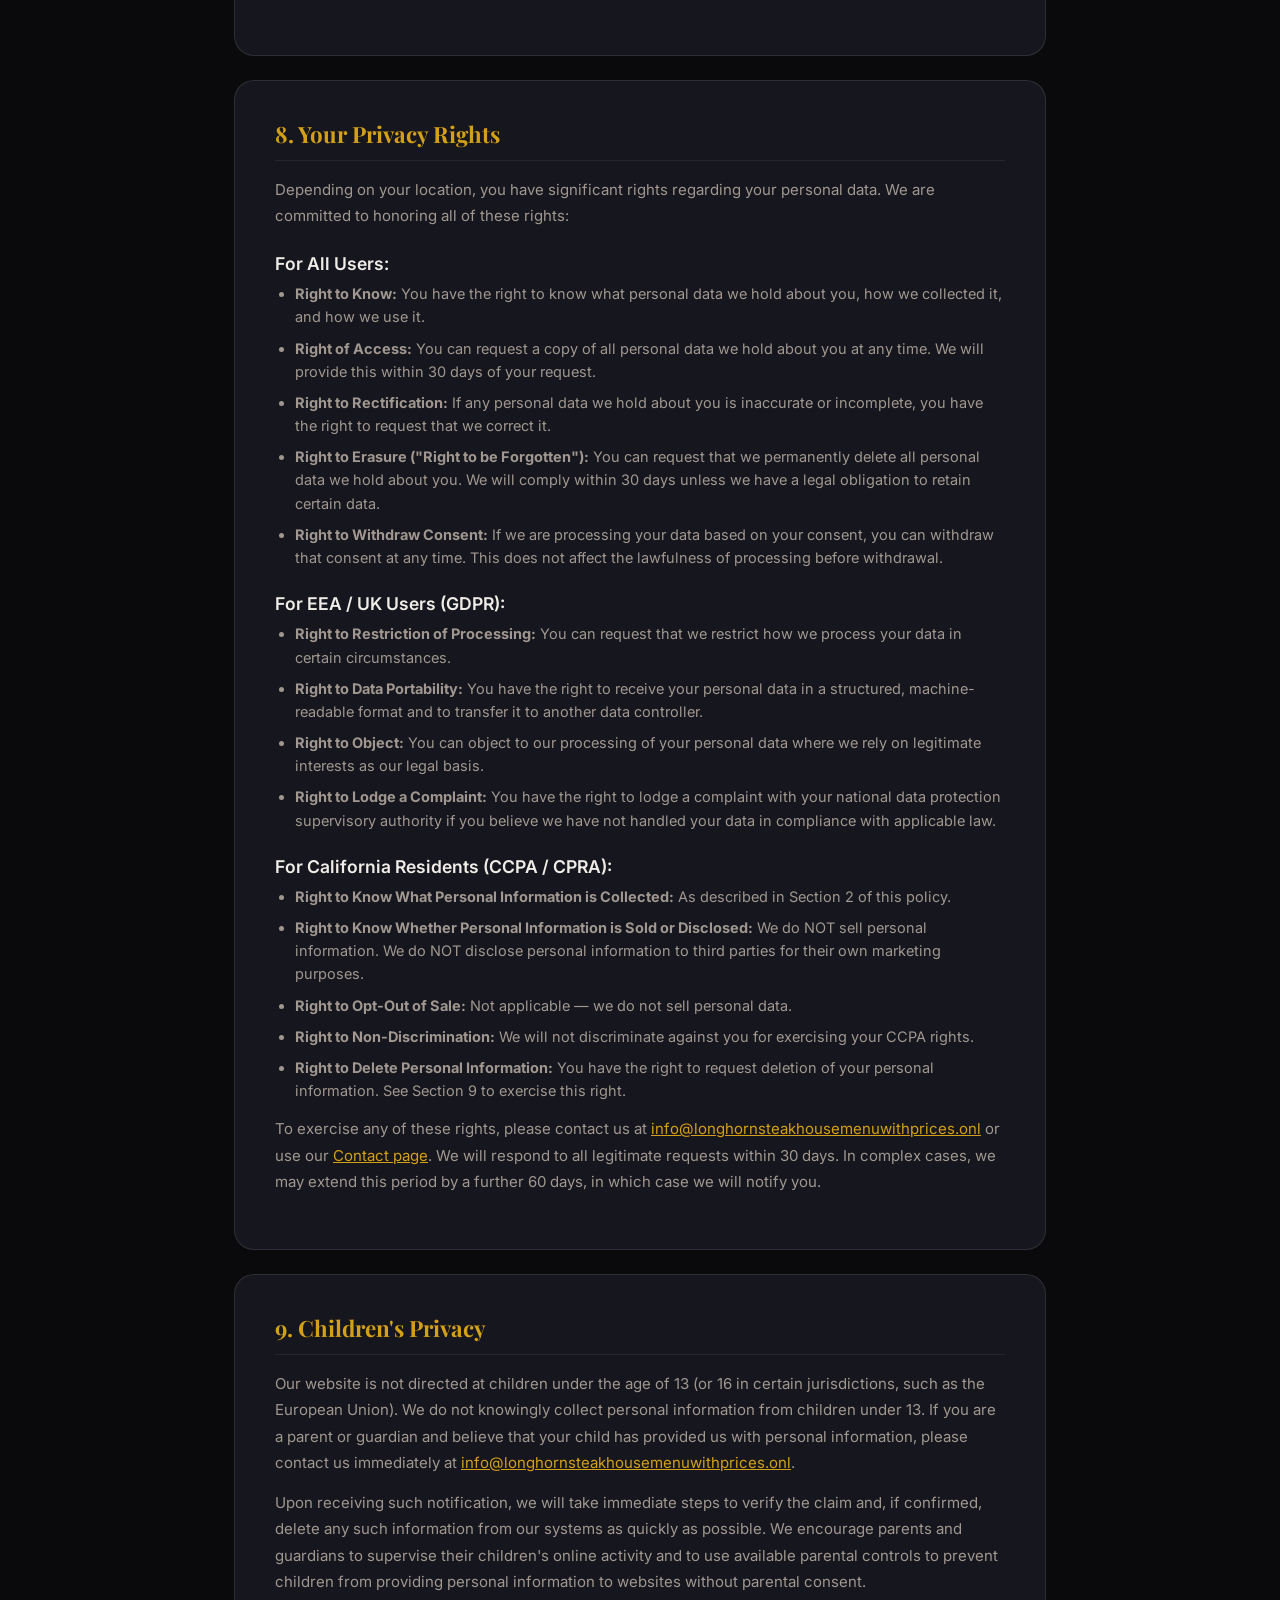
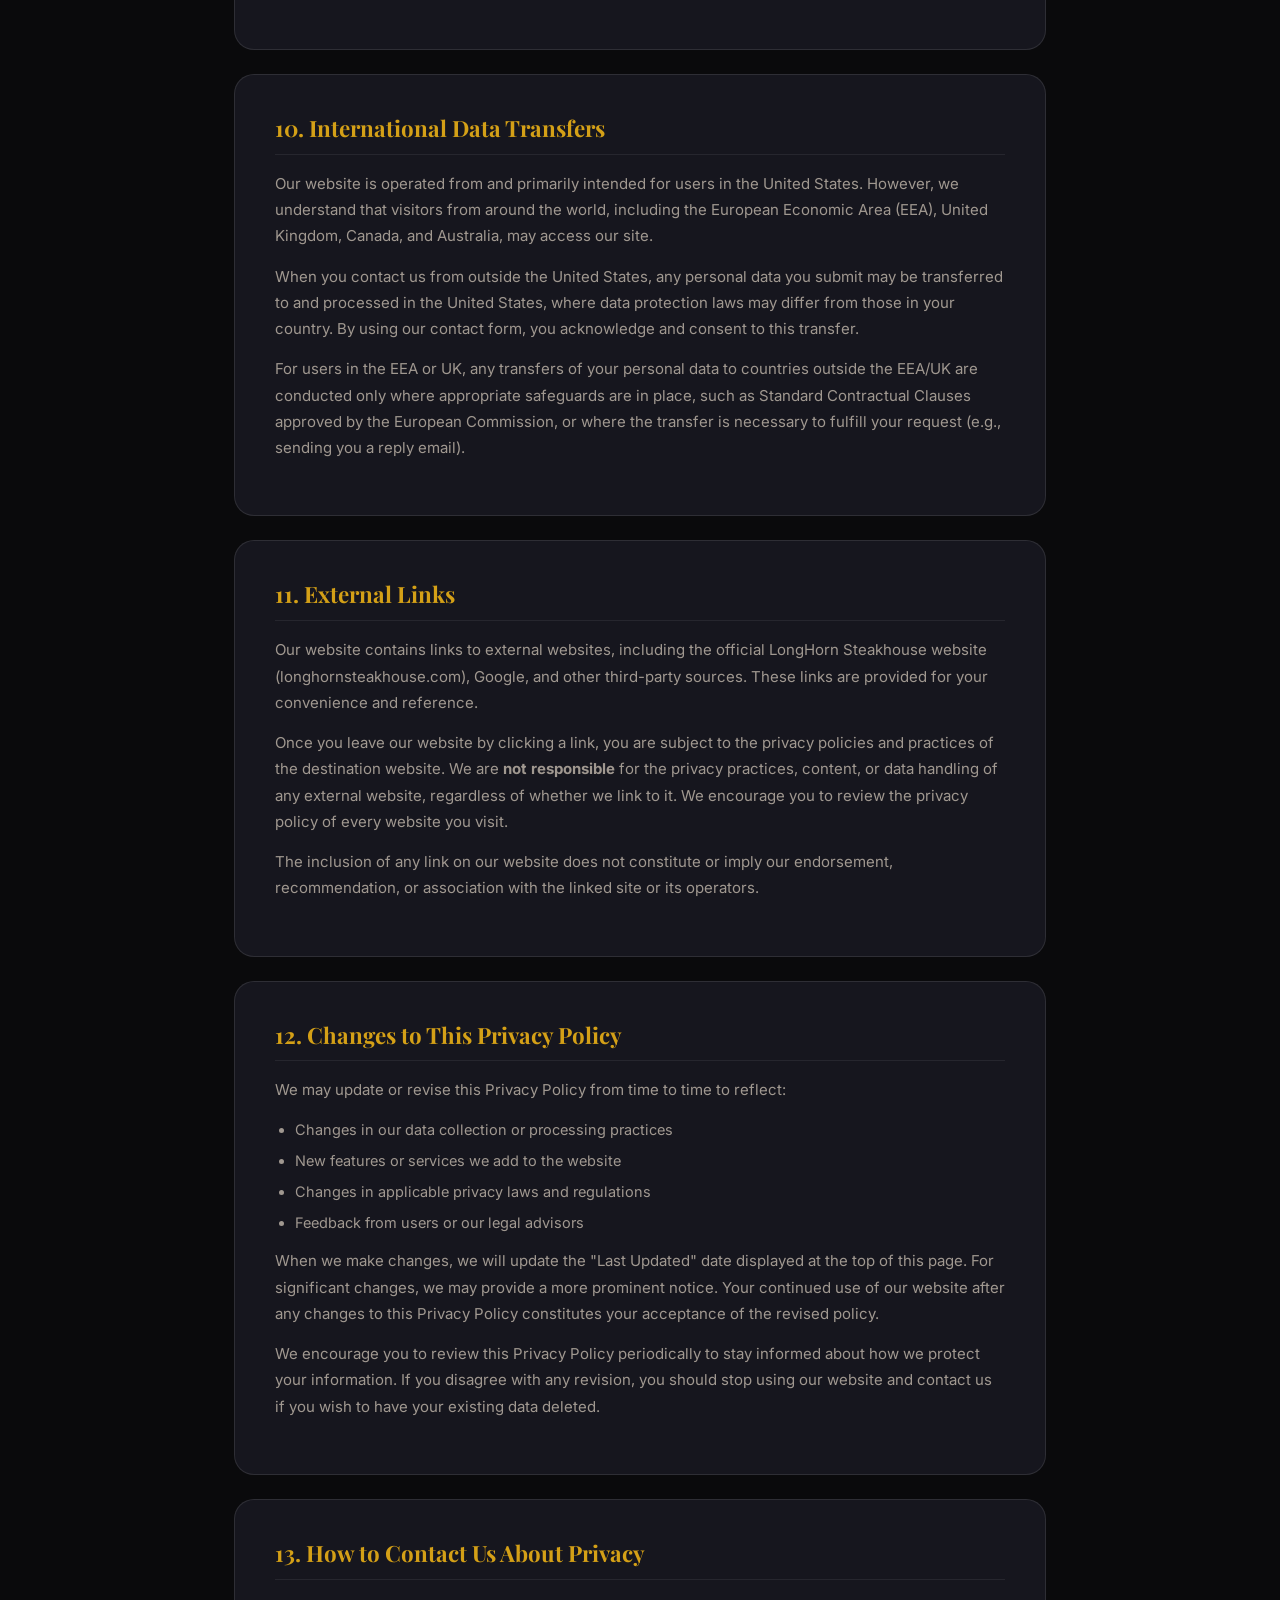
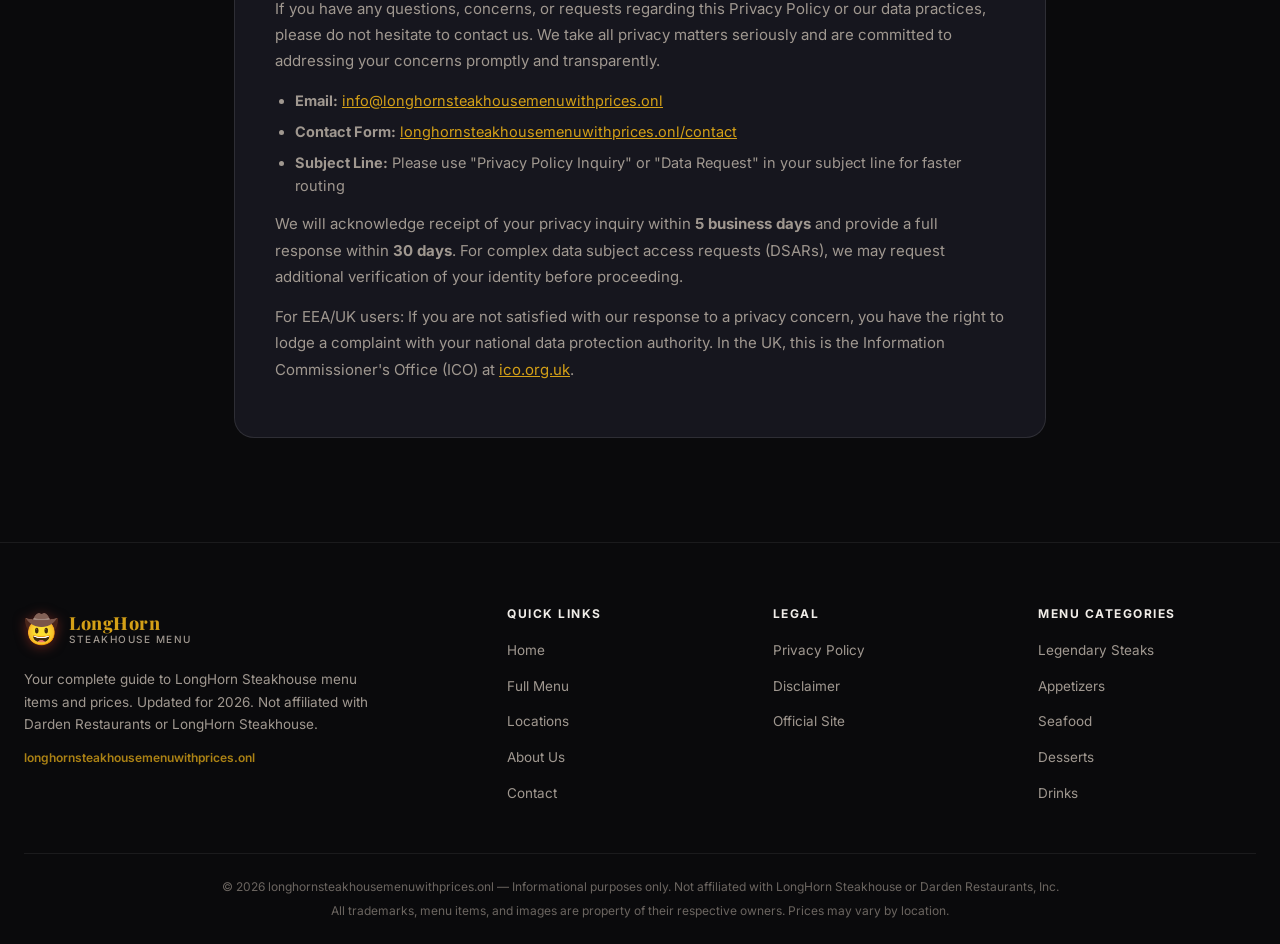
<file: privacy.html>
<!DOCTYPE html>
<html lang="en">
<head>
  <meta charset="UTF-8" />
  <meta name="viewport" content="width=device-width, initial-scale=1.0" />
  <title>Privacy Policy | LongHorn Steakhouse Menu with Prices</title>
  <meta name="description" content="Privacy Policy for longhornsteakhousemenuwithprices.onl — learn how we collect, use, store, and protect your personal information in compliance with GDPR and CCPA." />
  <meta name="robots" content="index, follow" />
  <link rel="canonical" href="https://longhornsteakhousemenuwithprices.onl/privacy.html" />
  <link rel="preconnect" href="https://fonts.googleapis.com" />
  <link rel="preconnect" href="https://fonts.gstatic.com" crossorigin />
  <link href="https://fonts.googleapis.com/css2?family=Playfair+Display:wght@400;600;700;800&family=Inter:wght@300;400;500;600;700&display=swap" rel="stylesheet" />
  <link rel="stylesheet" href="style.css" />
</head>
<body>

  <!-- HEADER -->
  <header id="site-header">
    <nav class="navbar" role="navigation" aria-label="Main navigation">
      <div class="nav-container">
        <a href="index.html" class="nav-logo" id="nav-logo-link" aria-label="LongHorn Steakhouse Menu Home">
          <span class="logo-icon">🤠</span>
          <div class="logo-text">
            <span class="logo-main">LongHorn</span>
            <span class="logo-sub">Steakhouse Menu</span>
          </div>
        </a>
        <button class="hamburger" id="hamburger-btn" aria-label="Toggle menu" aria-expanded="false">
          <span></span><span></span><span></span>
        </button>
        <ul class="nav-links" id="nav-links" role="list">
          <li><a href="index.html#menu" id="nav-menu">Menu</a></li>
          <li><a href="index.html#locations" id="nav-locations">Locations</a></li>
          <li><a href="about.html" id="nav-about">About Us</a></li>
          <li><a href="contact.html" id="nav-contact">Contact</a></li>
          <li><a href="privacy.html" id="nav-privacy" class="active">Privacy Policy</a></li>
          <li><a href="disclaimer.html" id="nav-disclaimer">Disclaimer</a></li>
        </ul>
      </div>
    </nav>
  </header>

  <!-- PAGE HERO -->
  <section class="page-hero">
    <div class="container">
      <span class="section-badge">Legal</span>
      <h1>Privacy Policy</h1>
      <p>Last updated: June 28, 2026. Your privacy is important to us. Please read this policy carefully to understand how we handle your personal data.</p>
    </div>
  </section>

  <!-- PAGE CONTENT -->
  <main class="page-content" id="main-content">
    <div class="container">

      <div class="content-block fade-up" style="background: rgba(212,160,23,0.05); border-color: rgba(212,160,23,0.2);">
        <h2>📋 Quick Summary</h2>
        <p>In plain language — here's what this Privacy Policy says:</p>
        <ul>
          <li>We are an <strong>independent informational website</strong>, not LongHorn Steakhouse or Darden Restaurants.</li>
          <li>We <strong>only collect personal data</strong> when you voluntarily contact us through our contact form.</li>
          <li>We use basic <strong>analytics tools</strong> to understand website traffic — this data is anonymized and aggregated.</li>
          <li>We <strong>never sell</strong> your personal information to third parties, ever.</li>
          <li>You have the <strong>right to request deletion</strong> of any personal data we hold about you.</li>
          <li>We use <strong>cookies</strong> only for essential site functionality and anonymous analytics.</li>
        </ul>
        <p>For the full details, please read the complete policy below. If you have any questions, <a href="contact.html">contact us</a> at any time.</p>
      </div>

      <div class="content-block fade-up">
        <h2>1. Introduction &amp; Identity of the Data Controller</h2>
        <p>Welcome to <strong>longhornsteakhousemenuwithprices.onl</strong> (referred to herein as "the Website," "we," "us," or "our"). We are an independent informational website that provides menu information, pricing guides, and location details relating to LongHorn Steakhouse restaurants in the United States.</p>
        <p>We are committed to protecting your personal information and your fundamental right to privacy. This Privacy Policy explains in full detail:</p>
        <ul>
          <li>What personal information we collect from you and why</li>
          <li>How we use and store that information</li>
          <li>How long we retain your data</li>
          <li>What rights you have over your personal data</li>
          <li>How to exercise those rights</li>
          <li>How to contact us with privacy concerns</li>
        </ul>
        <p>By using our website, you acknowledge that you have read and understood this Privacy Policy. If you do not agree with any part of this policy, you should discontinue use of our website immediately.</p>
        <p><strong>Important clarification:</strong> This website is NOT affiliated with LongHorn Steakhouse or Darden Restaurants, Inc. We are an independent third-party publisher. For LongHorn Steakhouse's own privacy policy, please visit <a href="https://longhornsteakhouse.com" target="_blank" rel="noopener noreferrer">longhornsteakhouse.com</a>.</p>
      </div>

      <div class="content-block fade-up">
        <h2>2. What Information We Collect</h2>

        <h3>2.1 Information You Voluntarily Provide</h3>
        <p>We only collect personal information when you choose to give it to us. This happens when you use our Contact form. The information we collect in this case includes:</p>
        <ul>
          <li><strong>Full name</strong> — To address you properly in our response</li>
          <li><strong>Email address</strong> — To send you our reply to your inquiry</li>
          <li><strong>Subject/reason for contact</strong> — To route your inquiry to the appropriate team member</li>
          <li><strong>Message content</strong> — The information you include in your message</li>
          <li><strong>Menu item reference</strong> — If you are reporting a specific error (optional field)</li>
        </ul>
        <p>We do not require you to create an account, register, or provide personal information to browse any part of our website. All menu information, pricing, and location content is freely accessible without providing any personal data.</p>

        <h3>2.2 Information Collected Automatically</h3>
        <p>When you visit our website, certain technical information is automatically collected by your browser and our hosting infrastructure. This includes:</p>
        <ul>
          <li><strong>IP address</strong> — Automatically logged by our hosting server (GitHub Pages / Cloudflare), typically anonymized or truncated</li>
          <li><strong>Browser type and version</strong> — Chrome, Firefox, Safari, Edge, etc., and their version numbers</li>
          <li><strong>Operating system</strong> — Windows, macOS, iOS, Android, etc.</li>
          <li><strong>Device type</strong> — Desktop, tablet, or mobile device</li>
          <li><strong>Screen resolution</strong> — Used to analyze how the site renders on different devices</li>
          <li><strong>Pages visited</strong> — Which pages of our website you viewed and in what order</li>
          <li><strong>Time spent on each page</strong> — How long you remained on each page</li>
          <li><strong>Referring URL</strong> — Which website or search engine directed you to our site</li>
          <li><strong>Date and time of access</strong> — When you visited our site</li>
          <li><strong>Search terms used</strong> — If you found us through a search engine, the search query used (where available)</li>
        </ul>
        <p>This automatically collected data is used solely to understand how our website is being used so we can improve it. It is never linked to any personally identifiable information and is processed only in aggregated, anonymized form.</p>

        <h3>2.3 Cookies and Similar Technologies</h3>
        <p>Our website uses cookies — small text files that are stored on your device when you visit certain websites. We use the following types of cookies:</p>
        <ul>
          <li><strong>Strictly Necessary Cookies:</strong> These are essential for the website to function properly. Without these cookies, some features of our site may not work as intended. These cookies do not collect any personally identifiable information.</li>
          <li><strong>Analytics Cookies:</strong> We may use Google Analytics or similar services to understand how visitors interact with our website. These cookies collect data in anonymized, aggregated form — we cannot identify individual users through this data. Information collected includes pages viewed, time on site, bounce rate, and traffic sources.</li>
          <li><strong>Preference Cookies:</strong> If implemented, these cookies remember your preferences (such as which menu tab you last had open) to improve your experience on return visits.</li>
        </ul>
        <p>You have the right to control cookies through your browser settings. Most modern browsers allow you to view, manage, block, and delete cookies. Note that blocking certain cookies may affect the functionality of our website. For more information about managing cookies, visit <a href="https://www.aboutcookies.org" target="_blank" rel="noopener noreferrer">aboutcookies.org</a>.</p>
      </div>

      <div class="content-block fade-up">
        <h2>3. How We Use Your Information</h2>
        <p>We are committed to using your personal information only for the purposes for which it was collected. Here is a full breakdown of how we use each type of data:</p>

        <h3>3.1 Contact Form Data</h3>
        <ul>
          <li><strong>To respond to your inquiry:</strong> Your name, email, and message content are used exclusively to prepare and send a reply to your question, report, or feedback.</li>
          <li><strong>To improve our content:</strong> If you report a menu error, we use that information to research and potentially update our content (without linking the correction to your identity).</li>
          <li><strong>For spam and fraud prevention:</strong> We may use your email address to identify and block repeated spam or abusive submissions.</li>
        </ul>

        <h3>3.2 Analytics Data</h3>
        <ul>
          <li><strong>Website performance analysis:</strong> We use anonymized traffic data to understand which pages are most visited, where users come from, and how they navigate our site.</li>
          <li><strong>Content improvement:</strong> Analytics help us identify which menu categories are most popular, which pages have high bounce rates, and where users seem to get confused — allowing us to improve the site experience.</li>
          <li><strong>Technical issue identification:</strong> Traffic patterns can help us detect and investigate technical problems.</li>
        </ul>

        <h3>3.3 Legal Obligations</h3>
        <p>In rare circumstances, we may be required to use or disclose your personal information to comply with a legal obligation, court order, or valid governmental request. In such cases, we will disclose only the minimum amount of data required by law.</p>

        <p><strong>What we will NEVER do with your data:</strong></p>
        <ul>
          <li>Sell, rent, lease, or trade your personal information to any third party</li>
          <li>Use your information for unsolicited marketing or advertising</li>
          <li>Share your data with advertisers for targeted advertising purposes</li>
          <li>Use your data to build a personal profile without your explicit consent</li>
        </ul>
      </div>

      <div class="content-block fade-up">
        <h2>4. Legal Basis for Processing (GDPR)</h2>
        <p>For users in the European Economic Area (EEA), we process your personal data only where we have a valid legal basis to do so under the General Data Protection Regulation (GDPR). Our legal bases are:</p>
        <ul>
          <li><strong>Consent (Article 6(1)(a)):</strong> When you submit our contact form, you are giving us your express consent to process your personal data for the purpose of responding to your message. You may withdraw this consent at any time.</li>
          <li><strong>Legitimate Interests (Article 6(1)(f)):</strong> We use analytics data to understand how our website is used and improve it. This is in the legitimate interest of both us (as website operators) and our users (who benefit from an improved experience).</li>
          <li><strong>Legal Obligation (Article 6(1)(c)):</strong> In cases where we are required by law to retain or disclose data.</li>
        </ul>
      </div>

      <div class="content-block fade-up">
        <h2>5. Third-Party Services We Use</h2>
        <p>Our website works with several third-party services that may collect data independently. We are transparent about all of them:</p>

        <h3>5.1 Google Analytics</h3>
        <p>We use Google Analytics (a service provided by Google LLC, 1600 Amphitheatre Parkway, Mountain View, CA 94043, USA) to analyze website traffic and user behavior. Google Analytics places cookies on your device and sends anonymized data to Google's servers. We have enabled IP anonymization, meaning your full IP address is never stored. You can opt out of Google Analytics tracking by installing the <a href="https://tools.google.com/dlpage/gaoptout" target="_blank" rel="noopener noreferrer">Google Analytics Opt-out Browser Add-on</a>. Google's Privacy Policy: <a href="https://policies.google.com/privacy" target="_blank" rel="noopener noreferrer">policies.google.com/privacy</a>.</p>

        <h3>5.2 Google Fonts</h3>
        <p>This website loads fonts from Google Fonts (Google LLC) to provide a premium reading experience. When your browser loads a font, Google may log the request, including your IP address and browser information. We use Google Fonts via a direct link (not local self-hosting). Google's Privacy Policy applies: <a href="https://policies.google.com/privacy" target="_blank" rel="noopener noreferrer">policies.google.com/privacy</a>.</p>

        <h3>5.3 GitHub Pages (Hosting)</h3>
        <p>Our website is hosted on GitHub Pages, a service provided by GitHub, Inc. (subsidiary of Microsoft Corporation). GitHub Pages automatically logs certain server-side data, including IP addresses and request logs, as part of standard hosting operations. GitHub's Privacy Statement: <a href="https://docs.github.com/en/site-policy/privacy-policies/github-privacy-statement" target="_blank" rel="noopener noreferrer">GitHub Privacy Statement</a>.</p>

        <h3>5.4 Cloudflare (CDN &amp; Security)</h3>
        <p>We may use Cloudflare (Cloudflare, Inc., 101 Townsend St., San Francisco, CA 94107) for content delivery and security protection. Cloudflare processes network traffic for security and performance purposes and may store access logs for a limited period. Cloudflare's Privacy Policy: <a href="https://www.cloudflare.com/privacypolicy/" target="_blank" rel="noopener noreferrer">cloudflare.com/privacypolicy</a>.</p>
      </div>

      <div class="content-block fade-up">
        <h2>6. Data Retention</h2>
        <p>We do not retain personal data longer than necessary for the purposes for which it was collected. Our specific retention periods are:</p>
        <ul>
          <li><strong>Contact form submissions:</strong> Retained for a maximum of <strong>12 months</strong> from the date of submission. After this period, messages and all associated personal data are permanently deleted from our systems.</li>
          <li><strong>Google Analytics data:</strong> Retained for <strong>26 months</strong> in anonymized, aggregated form, as per Google Analytics default settings. No personally identifiable data is retained in Analytics.</li>
          <li><strong>Server access logs (GitHub Pages / Cloudflare):</strong> Retained per the respective service provider's policies — typically 30–90 days before automatic deletion.</li>
        </ul>
        <p>After the applicable retention period, all personal data is permanently deleted and cannot be recovered. You may request early deletion of your data at any time by contacting us (see Section 9).</p>
      </div>

      <div class="content-block fade-up">
        <h2>7. Data Security</h2>
        <p>We take the security of your personal information seriously and implement appropriate technical and organizational measures to protect it against unauthorized access, accidental loss, alteration, disclosure, or destruction.</p>
        <p>Our security measures include:</p>
        <ul>
          <li><strong>HTTPS encryption:</strong> All data transmitted between your browser and our website is encrypted using SSL/TLS technology, indicated by the padlock icon in your browser's address bar.</li>
          <li><strong>Hosting security:</strong> Our hosting provider (GitHub Pages / Cloudflare) maintains industry-standard security infrastructure, including DDoS protection and access controls.</li>
          <li><strong>Minimal data collection:</strong> We only collect the minimum data necessary — reducing the risk and impact of any potential data incident.</li>
          <li><strong>Access restrictions:</strong> Only authorized personnel have access to any personal data submitted through our contact form.</li>
        </ul>
        <p>However, please be aware that <strong>no method of internet transmission or electronic storage is 100% secure</strong>. While we strive to protect your personal information using commercially acceptable means, we cannot guarantee its absolute security. If you have reason to believe your data has been compromised, please contact us immediately.</p>
      </div>

      <div class="content-block fade-up">
        <h2>8. Your Privacy Rights</h2>
        <p>Depending on your location, you have significant rights regarding your personal data. We are committed to honoring all of these rights:</p>

        <h3>For All Users:</h3>
        <ul>
          <li><strong>Right to Know:</strong> You have the right to know what personal data we hold about you, how we collected it, and how we use it.</li>
          <li><strong>Right of Access:</strong> You can request a copy of all personal data we hold about you at any time. We will provide this within 30 days of your request.</li>
          <li><strong>Right to Rectification:</strong> If any personal data we hold about you is inaccurate or incomplete, you have the right to request that we correct it.</li>
          <li><strong>Right to Erasure ("Right to be Forgotten"):</strong> You can request that we permanently delete all personal data we hold about you. We will comply within 30 days unless we have a legal obligation to retain certain data.</li>
          <li><strong>Right to Withdraw Consent:</strong> If we are processing your data based on your consent, you can withdraw that consent at any time. This does not affect the lawfulness of processing before withdrawal.</li>
        </ul>

        <h3>For EEA / UK Users (GDPR):</h3>
        <ul>
          <li><strong>Right to Restriction of Processing:</strong> You can request that we restrict how we process your data in certain circumstances.</li>
          <li><strong>Right to Data Portability:</strong> You have the right to receive your personal data in a structured, machine-readable format and to transfer it to another data controller.</li>
          <li><strong>Right to Object:</strong> You can object to our processing of your personal data where we rely on legitimate interests as our legal basis.</li>
          <li><strong>Right to Lodge a Complaint:</strong> You have the right to lodge a complaint with your national data protection supervisory authority if you believe we have not handled your data in compliance with applicable law.</li>
        </ul>

        <h3>For California Residents (CCPA / CPRA):</h3>
        <ul>
          <li><strong>Right to Know What Personal Information is Collected:</strong> As described in Section 2 of this policy.</li>
          <li><strong>Right to Know Whether Personal Information is Sold or Disclosed:</strong> We do NOT sell personal information. We do NOT disclose personal information to third parties for their own marketing purposes.</li>
          <li><strong>Right to Opt-Out of Sale:</strong> Not applicable — we do not sell personal data.</li>
          <li><strong>Right to Non-Discrimination:</strong> We will not discriminate against you for exercising your CCPA rights.</li>
          <li><strong>Right to Delete Personal Information:</strong> You have the right to request deletion of your personal information. See Section 9 to exercise this right.</li>
        </ul>

        <p>To exercise any of these rights, please contact us at <a href="mailto:info@longhornsteakhousemenuwithprices.onl">info@longhornsteakhousemenuwithprices.onl</a> or use our <a href="contact.html">Contact page</a>. We will respond to all legitimate requests within 30 days. In complex cases, we may extend this period by a further 60 days, in which case we will notify you.</p>
      </div>

      <div class="content-block fade-up">
        <h2>9. Children's Privacy</h2>
        <p>Our website is not directed at children under the age of 13 (or 16 in certain jurisdictions, such as the European Union). We do not knowingly collect personal information from children under 13. If you are a parent or guardian and believe that your child has provided us with personal information, please contact us immediately at <a href="mailto:info@longhornsteakhousemenuwithprices.onl">info@longhornsteakhousemenuwithprices.onl</a>.</p>
        <p>Upon receiving such notification, we will take immediate steps to verify the claim and, if confirmed, delete any such information from our systems as quickly as possible. We encourage parents and guardians to supervise their children's online activity and to use available parental controls to prevent children from providing personal information to websites without parental consent.</p>
      </div>

      <div class="content-block fade-up">
        <h2>10. International Data Transfers</h2>
        <p>Our website is operated from and primarily intended for users in the United States. However, we understand that visitors from around the world, including the European Economic Area (EEA), United Kingdom, Canada, and Australia, may access our site.</p>
        <p>When you contact us from outside the United States, any personal data you submit may be transferred to and processed in the United States, where data protection laws may differ from those in your country. By using our contact form, you acknowledge and consent to this transfer.</p>
        <p>For users in the EEA or UK, any transfers of your personal data to countries outside the EEA/UK are conducted only where appropriate safeguards are in place, such as Standard Contractual Clauses approved by the European Commission, or where the transfer is necessary to fulfill your request (e.g., sending you a reply email).</p>
      </div>

      <div class="content-block fade-up">
        <h2>11. External Links</h2>
        <p>Our website contains links to external websites, including the official LongHorn Steakhouse website (longhornsteakhouse.com), Google, and other third-party sources. These links are provided for your convenience and reference.</p>
        <p>Once you leave our website by clicking a link, you are subject to the privacy policies and practices of the destination website. We are <strong>not responsible</strong> for the privacy practices, content, or data handling of any external website, regardless of whether we link to it. We encourage you to review the privacy policy of every website you visit.</p>
        <p>The inclusion of any link on our website does not constitute or imply our endorsement, recommendation, or association with the linked site or its operators.</p>
      </div>

      <div class="content-block fade-up">
        <h2>12. Changes to This Privacy Policy</h2>
        <p>We may update or revise this Privacy Policy from time to time to reflect:</p>
        <ul>
          <li>Changes in our data collection or processing practices</li>
          <li>New features or services we add to the website</li>
          <li>Changes in applicable privacy laws and regulations</li>
          <li>Feedback from users or our legal advisors</li>
        </ul>
        <p>When we make changes, we will update the "Last Updated" date displayed at the top of this page. For significant changes, we may provide a more prominent notice. Your continued use of our website after any changes to this Privacy Policy constitutes your acceptance of the revised policy.</p>
        <p>We encourage you to review this Privacy Policy periodically to stay informed about how we protect your information. If you disagree with any revision, you should stop using our website and contact us if you wish to have your existing data deleted.</p>
      </div>

      <div class="content-block fade-up">
        <h2>13. How to Contact Us About Privacy</h2>
        <p>If you have any questions, concerns, or requests regarding this Privacy Policy or our data practices, please do not hesitate to contact us. We take all privacy matters seriously and are committed to addressing your concerns promptly and transparently.</p>
        <ul>
          <li><strong>Email:</strong> <a href="mailto:info@longhornsteakhousemenuwithprices.onl">info@longhornsteakhousemenuwithprices.onl</a></li>
          <li><strong>Contact Form:</strong> <a href="contact.html">longhornsteakhousemenuwithprices.onl/contact</a></li>
          <li><strong>Subject Line:</strong> Please use "Privacy Policy Inquiry" or "Data Request" in your subject line for faster routing</li>
        </ul>
        <p>We will acknowledge receipt of your privacy inquiry within <strong>5 business days</strong> and provide a full response within <strong>30 days</strong>. For complex data subject access requests (DSARs), we may request additional verification of your identity before proceeding.</p>
        <p>For EEA/UK users: If you are not satisfied with our response to a privacy concern, you have the right to lodge a complaint with your national data protection authority. In the UK, this is the Information Commissioner's Office (ICO) at <a href="https://ico.org.uk" target="_blank" rel="noopener noreferrer">ico.org.uk</a>.</p>
      </div>

    </div>
  </main>

  <!-- FOOTER -->
  <footer class="site-footer" id="site-footer" role="contentinfo">
    <div class="container">
      <div class="footer-grid">
        <div class="footer-brand">
          <div class="footer-logo">
            <span class="logo-icon">🤠</span>
            <div class="logo-text">
              <span class="logo-main">LongHorn</span>
              <span class="logo-sub">Steakhouse Menu</span>
            </div>
          </div>
          <p class="footer-desc">Your complete guide to LongHorn Steakhouse menu items and prices. Updated for 2026. Not affiliated with Darden Restaurants or LongHorn Steakhouse.</p>
          <p class="footer-domain">longhornsteakhousemenuwithprices.onl</p>
        </div>
        <div class="footer-links">
          <h4>Quick Links</h4>
          <ul>
            <li><a href="index.html">Home</a></li>
            <li><a href="index.html#menu">Full Menu</a></li>
            <li><a href="index.html#locations">Locations</a></li>
            <li><a href="about.html">About Us</a></li>
            <li><a href="contact.html">Contact</a></li>
          </ul>
        </div>
        <div class="footer-links">
          <h4>Legal</h4>
          <ul>
            <li><a href="privacy.html">Privacy Policy</a></li>
            <li><a href="disclaimer.html">Disclaimer</a></li>
            <li><a href="https://longhornsteakhouse.com" target="_blank" rel="noopener noreferrer">Official Site</a></li>
          </ul>
        </div>
        <div class="footer-links">
          <h4>Menu Categories</h4>
          <ul>
            <li><a href="index.html#menu">Legendary Steaks</a></li>
            <li><a href="index.html#menu">Appetizers</a></li>
            <li><a href="index.html#menu">Seafood</a></li>
            <li><a href="index.html#menu">Desserts</a></li>
            <li><a href="index.html#menu">Drinks</a></li>
          </ul>
        </div>
      </div>
      <div class="footer-bottom">
        <p>&copy; 2026 longhornsteakhousemenuwithprices.onl — Informational purposes only. Not affiliated with LongHorn Steakhouse or Darden Restaurants, Inc.</p>
        <p>All trademarks, menu items, and images are property of their respective owners. Prices may vary by location.</p>
      </div>
    </div>
  </footer>

  <script src="script.js"></script>
</body>
</html>
</file>
<file: style.css>
/* ============================================================
   LongHorn Steakhouse Menu — style.css
   Modern Dark Theme | Glassmorphism | Full Responsive 2026
   ============================================================ */

/* ---- CSS Custom Properties ---- */
:root {
  --brand-red:      #c0392b;
  --brand-red-dark: #96281b;
  --brand-red-glow: rgba(192, 57, 43, 0.35);
  --brand-gold:     #d4a017;
  --brand-gold-light: #f0c040;
  --brand-amber:    #e67e22;

  --bg-darkest:   #0a0a0c;
  --bg-dark:      #111118;
  --bg-card:      #16161e;
  --bg-card-hover:#1e1e28;
  --bg-glass:     rgba(22, 22, 30, 0.7);
  --bg-glass-nav: rgba(10, 10, 12, 0.92);

  --text-primary:   #f0ede8;
  --text-secondary: #a09890;
  --text-muted:     #6b6560;
  --text-accent:    var(--brand-gold);

  --border-subtle:  rgba(255,255,255,0.07);
  --border-card:    rgba(255,255,255,0.1);
  --border-accent:  rgba(212, 160, 23, 0.4);

  --radius-sm:  6px;
  --radius-md:  12px;
  --radius-lg:  20px;
  --radius-xl:  32px;

  --shadow-card: 0 4px 24px rgba(0,0,0,0.5);
  --shadow-glow: 0 0 40px var(--brand-red-glow);
  --shadow-gold: 0 0 20px rgba(212,160,23,0.3);

  --transition-fast: 0.18s ease;
  --transition-med:  0.3s ease;
  --transition-slow: 0.5s ease;

  --nav-height: 70px;
  --container-max: 1280px;
}

/* ---- Reset & Base ---- */
*, *::before, *::after { box-sizing: border-box; margin: 0; padding: 0; }

html {
  scroll-behavior: smooth;
  font-size: 16px;
  -webkit-text-size-adjust: 100%;
}

body {
  font-family: 'Inter', system-ui, -apple-system, sans-serif;
  background: var(--bg-darkest);
  color: var(--text-primary);
  line-height: 1.6;
  overflow-x: hidden;
  min-height: 100vh;
}

img { max-width: 100%; height: auto; display: block; }
a { color: inherit; text-decoration: none; }
ul { list-style: none; }
button { cursor: pointer; border: none; background: none; font-family: inherit; }

/* ---- Scrollbar ---- */
::-webkit-scrollbar { width: 8px; }
::-webkit-scrollbar-track { background: var(--bg-darkest); }
::-webkit-scrollbar-thumb { background: var(--brand-red-dark); border-radius: 4px; }
::-webkit-scrollbar-thumb:hover { background: var(--brand-red); }

/* ---- Selection ---- */
::selection { background: var(--brand-red); color: #fff; }

/* ---- Typography ---- */
h1, h2, h3, h4 {
  font-family: 'Playfair Display', Georgia, serif;
  line-height: 1.2;
  font-weight: 700;
  color: var(--text-primary);
}

/* ============================================================
   LAYOUT UTILITIES
   ============================================================ */
.container {
  max-width: var(--container-max);
  margin: 0 auto;
  padding: 0 24px;
}

/* ============================================================
   NAVBAR
   ============================================================ */
#site-header {
  position: fixed;
  top: 0; left: 0; right: 0;
  z-index: 1000;
  height: var(--nav-height);
}

.navbar {
  height: 100%;
  background: var(--bg-glass-nav);
  backdrop-filter: blur(20px);
  -webkit-backdrop-filter: blur(20px);
  border-bottom: 1px solid var(--border-subtle);
  transition: background var(--transition-med);
}

.navbar.scrolled {
  background: rgba(10,10,12,0.98);
  box-shadow: 0 4px 30px rgba(0,0,0,0.6);
}

.nav-container {
  max-width: var(--container-max);
  margin: 0 auto;
  padding: 0 24px;
  height: 100%;
  display: flex;
  align-items: center;
  justify-content: space-between;
  gap: 16px;
}

.nav-logo {
  display: flex;
  align-items: center;
  gap: 10px;
  flex-shrink: 0;
  text-decoration: none;
}

.logo-icon {
  font-size: 28px;
  filter: drop-shadow(0 2px 6px rgba(192,57,43,0.5));
}

.logo-text {
  display: flex;
  flex-direction: column;
  line-height: 1.1;
}

.logo-main {
  font-family: 'Playfair Display', serif;
  font-size: 18px;
  font-weight: 800;
  color: var(--brand-gold);
  letter-spacing: 0.5px;
}

.logo-sub {
  font-size: 10px;
  font-weight: 500;
  color: var(--text-secondary);
  text-transform: uppercase;
  letter-spacing: 1.5px;
}

.nav-links {
  display: flex;
  align-items: center;
  gap: 4px;
  list-style: none;
}

.nav-links a {
  padding: 8px 14px;
  font-size: 13.5px;
  font-weight: 500;
  color: var(--text-secondary);
  border-radius: var(--radius-sm);
  transition: color var(--transition-fast), background var(--transition-fast);
  white-space: nowrap;
}

.nav-links a:hover {
  color: var(--text-primary);
  background: rgba(255,255,255,0.06);
}

.nav-links a.active {
  color: var(--brand-gold);
}

/* Hamburger */
.hamburger {
  display: none;
  flex-direction: column;
  gap: 5px;
  padding: 8px;
  border-radius: var(--radius-sm);
  transition: background var(--transition-fast);
}

.hamburger:hover { background: rgba(255,255,255,0.08); }

.hamburger span {
  display: block;
  width: 24px;
  height: 2px;
  background: var(--text-primary);
  border-radius: 2px;
  transition: transform var(--transition-med), opacity var(--transition-fast);
}

.hamburger.open span:nth-child(1) { transform: translateY(7px) rotate(45deg); }
.hamburger.open span:nth-child(2) { opacity: 0; transform: scaleX(0); }
.hamburger.open span:nth-child(3) { transform: translateY(-7px) rotate(-45deg); }

/* ============================================================
   HERO
   ============================================================ */
.hero {
  position: relative;
  min-height: 100vh;
  display: flex;
  align-items: center;
  justify-content: center;
  overflow: hidden;
  padding-top: var(--nav-height);
  background:
    radial-gradient(ellipse 80% 60% at 50% 0%, rgba(192,57,43,0.18) 0%, transparent 60%),
    radial-gradient(ellipse 60% 40% at 80% 80%, rgba(212,160,23,0.08) 0%, transparent 50%),
    linear-gradient(160deg, #0d0810 0%, #0a0a0c 40%, #100808 100%);
}

/* Animated grain overlay */
.hero::before {
  content: '';
  position: absolute;
  inset: 0;
  background-image: url("data:image/svg+xml,%3Csvg viewBox='0 0 256 256' xmlns='http://www.w3.org/2000/svg'%3E%3Cfilter id='noise'%3E%3CfeTurbulence type='fractalNoise' baseFrequency='0.9' numOctaves='4' stitchTiles='stitch'/%3E%3C/filter%3E%3Crect width='100%25' height='100%25' filter='url(%23noise)' opacity='0.04'/%3E%3C/svg%3E");
  opacity: 0.4;
  pointer-events: none;
  z-index: 0;
}

/* Floating orbs */
.hero::after {
  content: '';
  position: absolute;
  width: 600px;
  height: 600px;
  border-radius: 50%;
  background: radial-gradient(circle, rgba(192,57,43,0.12) 0%, transparent 70%);
  top: 10%;
  left: -10%;
  animation: float-orb 8s ease-in-out infinite;
  pointer-events: none;
  z-index: 0;
}

@keyframes float-orb {
  0%, 100% { transform: translate(0, 0) scale(1); }
  50%       { transform: translate(40px, -30px) scale(1.05); }
}

.hero-overlay {
  position: absolute;
  inset: 0;
  background: linear-gradient(to bottom, transparent 50%, var(--bg-darkest) 100%);
  z-index: 1;
}

.hero-content {
  position: relative;
  z-index: 2;
  text-align: center;
  max-width: 820px;
  padding: 40px 24px;
  animation: hero-fade-in 0.9s ease forwards;
}

@keyframes hero-fade-in {
  from { opacity: 0; transform: translateY(30px); }
  to   { opacity: 1; transform: translateY(0); }
}

.hero-badge {
  display: inline-flex;
  align-items: center;
  gap: 6px;
  padding: 6px 18px;
  background: rgba(192,57,43,0.15);
  border: 1px solid rgba(192,57,43,0.4);
  border-radius: 100px;
  font-size: 12px;
  font-weight: 600;
  color: #e88;
  text-transform: uppercase;
  letter-spacing: 2px;
  margin-bottom: 24px;
  animation: badge-pulse 3s ease infinite;
}

@keyframes badge-pulse {
  0%, 100% { box-shadow: 0 0 0 0 rgba(192,57,43,0.3); }
  50%       { box-shadow: 0 0 0 8px rgba(192,57,43,0); }
}

.hero-title {
  font-size: clamp(2.4rem, 6vw, 4.2rem);
  font-weight: 800;
  color: var(--text-primary);
  margin-bottom: 20px;
  line-height: 1.15;
}

.hero-accent {
  background: linear-gradient(135deg, var(--brand-gold), var(--brand-amber), var(--brand-gold));
  background-size: 200% auto;
  -webkit-background-clip: text;
  -webkit-text-fill-color: transparent;
  background-clip: text;
  animation: gradient-shift 4s linear infinite;
}

@keyframes gradient-shift {
  0%   { background-position: 0% center; }
  100% { background-position: 200% center; }
}

.hero-subtitle {
  font-size: clamp(1rem, 2.2vw, 1.2rem);
  color: var(--text-secondary);
  margin-bottom: 40px;
  max-width: 600px;
  margin-left: auto;
  margin-right: auto;
  line-height: 1.7;
}

.hero-cta {
  display: flex;
  gap: 16px;
  justify-content: center;
  flex-wrap: wrap;
  margin-bottom: 60px;
}

.btn-primary {
  display: inline-flex;
  align-items: center;
  gap: 8px;
  padding: 15px 36px;
  background: linear-gradient(135deg, var(--brand-red), var(--brand-red-dark));
  color: #fff;
  font-size: 15px;
  font-weight: 700;
  border-radius: 100px;
  border: none;
  cursor: pointer;
  transition: transform var(--transition-fast), box-shadow var(--transition-fast), filter var(--transition-fast);
  box-shadow: 0 4px 20px rgba(192,57,43,0.4);
  text-decoration: none;
}

.btn-primary:hover {
  transform: translateY(-3px);
  box-shadow: 0 8px 30px rgba(192,57,43,0.6);
  filter: brightness(1.1);
}

.btn-secondary {
  display: inline-flex;
  align-items: center;
  gap: 8px;
  padding: 15px 36px;
  background: transparent;
  color: var(--brand-gold);
  font-size: 15px;
  font-weight: 600;
  border-radius: 100px;
  border: 1.5px solid var(--border-accent);
  cursor: pointer;
  transition: transform var(--transition-fast), background var(--transition-fast), box-shadow var(--transition-fast);
  text-decoration: none;
}

.btn-secondary:hover {
  transform: translateY(-3px);
  background: rgba(212,160,23,0.08);
  box-shadow: 0 4px 20px rgba(212,160,23,0.2);
}

.btn-outline {
  display: inline-flex;
  align-items: center;
  gap: 8px;
  padding: 13px 32px;
  background: transparent;
  color: var(--brand-gold);
  font-size: 14px;
  font-weight: 600;
  border-radius: 100px;
  border: 1.5px solid var(--border-accent);
  transition: all var(--transition-fast);
  text-decoration: none;
}

.btn-outline:hover {
  background: rgba(212,160,23,0.1);
  transform: translateY(-2px);
}

.hero-stats {
  display: flex;
  justify-content: center;
  align-items: center;
  gap: 0;
  background: var(--bg-glass);
  backdrop-filter: blur(12px);
  border: 1px solid var(--border-card);
  border-radius: var(--radius-xl);
  padding: 20px 40px;
  width: fit-content;
  margin: 0 auto;
}

.stat-item {
  display: flex;
  flex-direction: column;
  align-items: center;
  padding: 0 32px;
}

.stat-num {
  font-family: 'Playfair Display', serif;
  font-size: 2rem;
  font-weight: 800;
  color: var(--brand-gold);
  line-height: 1;
}

.stat-label {
  font-size: 11px;
  font-weight: 500;
  color: var(--text-muted);
  text-transform: uppercase;
  letter-spacing: 1.5px;
  margin-top: 4px;
}

.stat-divider {
  width: 1px;
  height: 40px;
  background: var(--border-subtle);
}

.hero-scroll-hint {
  position: absolute;
  bottom: 32px;
  left: 50%;
  transform: translateX(-50%);
  z-index: 2;
  display: flex;
  flex-direction: column;
  align-items: center;
  gap: 6px;
  color: var(--text-muted);
  font-size: 11px;
  font-weight: 500;
  letter-spacing: 1.5px;
  text-transform: uppercase;
  animation: scroll-bounce 2.5s ease infinite;
}

@keyframes scroll-bounce {
  0%, 100% { transform: translateX(-50%) translateY(0); opacity: 0.5; }
  50%       { transform: translateX(-50%) translateY(8px); opacity: 1; }
}

.scroll-arrow { font-size: 18px; }

/* ============================================================
   DISCLAIMER NOTICE
   ============================================================ */
.disclaimer-notice {
  background: rgba(212, 160, 23, 0.08);
  border-top: 1px solid rgba(212,160,23,0.2);
  border-bottom: 1px solid rgba(212,160,23,0.2);
  padding: 12px 0;
  text-align: center;
}

.disclaimer-notice p {
  font-size: 13px;
  color: var(--text-secondary);
  line-height: 1.5;
}

.disclaimer-notice a {
  color: var(--brand-gold);
  text-decoration: underline;
  transition: color var(--transition-fast);
}

.disclaimer-notice a:hover { color: var(--brand-gold-light); }

/* ============================================================
   SECTION COMMONS
   ============================================================ */
.section-menu,
.section-locations,
.section-why {
  padding: 100px 0;
}

.section-header {
  text-align: center;
  max-width: 700px;
  margin: 0 auto 60px;
}

.section-badge {
  display: inline-block;
  padding: 5px 16px;
  background: rgba(192,57,43,0.12);
  border: 1px solid rgba(192,57,43,0.3);
  border-radius: 100px;
  font-size: 11px;
  font-weight: 700;
  color: #e06050;
  text-transform: uppercase;
  letter-spacing: 2px;
  margin-bottom: 16px;
}

.section-title {
  font-size: clamp(1.8rem, 3.5vw, 2.8rem);
  font-weight: 800;
  margin-bottom: 16px;
  line-height: 1.2;
}

.section-subtitle {
  color: var(--text-secondary);
  font-size: 16px;
  line-height: 1.7;
}

/* ============================================================
   MENU CATEGORIES (Stacked Vertical)
   ============================================================ */
.menu-panel {
  margin-bottom: 60px;
  padding-bottom: 40px;
  border-bottom: 1px solid var(--border-card);
}

.menu-panel:last-child {
  border-bottom: none;
  margin-bottom: 0;
  padding-bottom: 0;
}

.panel-title {
  font-size: 1.8rem;
  font-weight: 800;
  color: var(--text-primary);
  margin-bottom: 8px;
}

.panel-desc {
  color: var(--text-secondary);
  font-size: 15px;
  margin-bottom: 36px;
  line-height: 1.6;
}

.drinks-section { display: flex; flex-direction: column; gap: 0; }

.drinks-category-title {
  font-family: 'Playfair Display', serif;
  font-size: 1.3rem;
  font-weight: 700;
  color: var(--brand-gold);
  margin: 40px 0 20px;
  padding-bottom: 10px;
  border-bottom: 1px solid var(--border-accent);
}

/* ============================================================
   MENU GRID & CARDS
   ============================================================ */
.menu-grid {
  display: grid;
  grid-template-columns: repeat(auto-fill, minmax(260px, 1fr));
  gap: 24px;
}

.menu-card {
  background: var(--bg-card);
  border: 1px solid var(--border-card);
  border-radius: var(--radius-lg);
  overflow: hidden;
  transition: transform var(--transition-med), box-shadow var(--transition-med), border-color var(--transition-med);
  display: flex;
  flex-direction: column;
}

.menu-card:hover {
  transform: translateY(-6px);
  box-shadow: 0 16px 40px rgba(0,0,0,0.5), 0 0 0 1px rgba(212,160,23,0.15);
  border-color: rgba(212,160,23,0.25);
}

.menu-card-img-wrap {
  position: relative;
  height: 200px;
  overflow: hidden;
  background: var(--bg-darkest);
}

.menu-card-img-wrap img {
  width: 100%;
  height: 100%;
  object-fit: cover;
  transition: transform 0.5s ease;
}

.menu-card:hover .menu-card-img-wrap img {
  transform: scale(1.06);
}

.menu-badge {
  position: absolute;
  top: 12px;
  left: 12px;
  padding: 4px 10px;
  font-size: 10.5px;
  font-weight: 700;
  border-radius: 100px;
  text-transform: uppercase;
  letter-spacing: 0.8px;
  z-index: 1;
}

.menu-badge.bestseller {
  background: linear-gradient(135deg, var(--brand-red), #a93226);
  color: #fff;
}

.menu-badge.premium {
  background: linear-gradient(135deg, var(--brand-gold), var(--brand-amber));
  color: #1a0e00;
}

.menu-card-body {
  padding: 20px;
  display: flex;
  flex-direction: column;
  flex: 1;
}

.menu-card-body h4 {
  font-family: 'Playfair Display', serif;
  font-size: 1.05rem;
  font-weight: 700;
  color: var(--text-primary);
  margin-bottom: 8px;
}

.menu-card-body p {
  font-size: 13.5px;
  color: var(--text-secondary);
  line-height: 1.55;
  flex: 1;
  margin-bottom: 16px;
}

.menu-card-footer {
  display: flex;
  align-items: center;
  justify-content: space-between;
  gap: 8px;
  padding-top: 14px;
  border-top: 1px solid var(--border-subtle);
}

.price {
  font-family: 'Playfair Display', serif;
  font-size: 1.2rem;
  font-weight: 800;
  color: var(--brand-gold);
}

.calories {
  font-size: 11.5px;
  color: var(--text-muted);
  font-weight: 500;
}

/* ============================================================
   LOCATIONS SECTION
   ============================================================ */
.section-locations {
  background: linear-gradient(180deg, var(--bg-darkest) 0%, #0d0810 100%);
}

.locations-grid {
  display: grid;
  grid-template-columns: repeat(auto-fill, minmax(280px, 1fr));
  gap: 20px;
  margin-bottom: 48px;
}

.location-card {
  background: var(--bg-card);
  border: 1px solid var(--border-card);
  border-radius: var(--radius-lg);
  padding: 24px;
  transition: transform var(--transition-med), box-shadow var(--transition-med), border-color var(--transition-med);
}

.location-card:hover {
  transform: translateY(-4px);
  box-shadow: var(--shadow-card);
  border-color: var(--border-accent);
}

.location-header {
  display: flex;
  align-items: center;
  gap: 12px;
  margin-bottom: 16px;
}

.location-icon {
  font-size: 28px;
  filter: drop-shadow(0 2px 6px rgba(0,0,0,0.5));
}

.location-header h3 {
  font-size: 1.1rem;
  font-weight: 700;
  color: var(--text-primary);
  margin: 0;
}

.location-count {
  font-size: 11px;
  font-weight: 600;
  color: var(--brand-red);
  text-transform: uppercase;
  letter-spacing: 1px;
}

.location-cities {
  display: flex;
  flex-wrap: wrap;
  gap: 6px;
  list-style: none;
}

.location-cities li {
  padding: 3px 10px;
  background: rgba(255,255,255,0.05);
  border: 1px solid var(--border-subtle);
  border-radius: 100px;
  font-size: 12px;
  color: var(--text-secondary);
  transition: background var(--transition-fast), color var(--transition-fast);
}

.location-cities li:hover {
  background: rgba(192,57,43,0.12);
  color: var(--text-primary);
  border-color: rgba(192,57,43,0.3);
}

.locations-footer {
  text-align: center;
  padding: 32px;
  background: var(--bg-card);
  border: 1px solid var(--border-card);
  border-radius: var(--radius-lg);
  display: flex;
  flex-direction: column;
  align-items: center;
  gap: 20px;
}

.locations-footer p {
  font-size: 14px;
  color: var(--text-secondary);
  line-height: 1.7;
  max-width: 700px;
}

.locations-footer strong { color: var(--text-primary); }

/* ============================================================
   WHY LONGHORN SECTION
   ============================================================ */
.section-why {
  background: var(--bg-dark);
  position: relative;
  overflow: hidden;
}

.section-why::before {
  content: '';
  position: absolute;
  width: 500px;
  height: 500px;
  border-radius: 50%;
  background: radial-gradient(circle, rgba(212,160,23,0.05) 0%, transparent 70%);
  top: 50%;
  right: -100px;
  transform: translateY(-50%);
  pointer-events: none;
}

.why-grid {
  display: grid;
  grid-template-columns: repeat(auto-fill, minmax(280px, 1fr));
  gap: 24px;
}

.why-card {
  padding: 32px 28px;
  background: var(--bg-card);
  border: 1px solid var(--border-card);
  border-radius: var(--radius-lg);
  transition: transform var(--transition-med), border-color var(--transition-med), box-shadow var(--transition-med);
  position: relative;
  overflow: hidden;
}

.why-card::before {
  content: '';
  position: absolute;
  inset: 0;
  background: linear-gradient(135deg, rgba(192,57,43,0.04) 0%, transparent 60%);
  opacity: 0;
  transition: opacity var(--transition-med);
}

.why-card:hover {
  transform: translateY(-5px);
  border-color: rgba(192,57,43,0.3);
  box-shadow: 0 12px 36px rgba(0,0,0,0.4);
}

.why-card:hover::before { opacity: 1; }

.why-icon {
  font-size: 2.5rem;
  margin-bottom: 16px;
  filter: drop-shadow(0 2px 8px rgba(192,57,43,0.3));
}

.why-card h3 {
  font-size: 1.1rem;
  font-weight: 700;
  color: var(--text-primary);
  margin-bottom: 10px;
}

.why-card p {
  font-size: 14px;
  color: var(--text-secondary);
  line-height: 1.65;
}

/* ============================================================
   FOOTER
   ============================================================ */
.site-footer {
  background: var(--bg-darkest);
  border-top: 1px solid var(--border-subtle);
  padding: 64px 0 0;
}

.footer-grid {
  display: grid;
  grid-template-columns: 2fr 1fr 1fr 1fr;
  gap: 48px;
  margin-bottom: 48px;
}

.footer-brand .footer-logo {
  display: flex;
  align-items: center;
  gap: 10px;
  margin-bottom: 16px;
}

.footer-desc {
  font-size: 13.5px;
  color: var(--text-secondary);
  line-height: 1.7;
  margin-bottom: 12px;
  max-width: 360px;
}

.footer-domain {
  font-size: 12px;
  font-weight: 600;
  color: var(--brand-gold);
  opacity: 0.8;
}

.footer-links h4 {
  font-family: 'Inter', sans-serif;
  font-size: 12px;
  font-weight: 700;
  color: var(--text-primary);
  text-transform: uppercase;
  letter-spacing: 1.5px;
  margin-bottom: 16px;
}

.footer-links ul {
  list-style: none;
  display: flex;
  flex-direction: column;
  gap: 10px;
}

.footer-links a {
  font-size: 13.5px;
  color: var(--text-secondary);
  transition: color var(--transition-fast);
}

.footer-links a:hover { color: var(--brand-gold); }

.footer-bottom {
  border-top: 1px solid var(--border-subtle);
  padding: 24px 0;
  display: flex;
  flex-direction: column;
  gap: 6px;
  text-align: center;
}

.footer-bottom p {
  font-size: 12px;
  color: var(--text-muted);
  line-height: 1.5;
}

/* ============================================================
   PAGE LAYOUTS (About, Contact, Privacy, Disclaimer)
   ============================================================ */
.page-hero {
  padding: calc(var(--nav-height) + 60px) 0 60px;
  text-align: center;
  background:
    radial-gradient(ellipse 70% 50% at 50% 0%, rgba(192,57,43,0.15) 0%, transparent 60%),
    var(--bg-darkest);
  border-bottom: 1px solid var(--border-subtle);
}

.page-hero h1 {
  font-size: clamp(2rem, 4vw, 3rem);
  font-weight: 800;
  margin-bottom: 12px;
}

.page-hero p {
  font-size: 16px;
  color: var(--text-secondary);
  max-width: 540px;
  margin: 0 auto;
  line-height: 1.7;
}

.page-content {
  padding: 80px 0;
}

.page-content .container {
  max-width: 860px;
}

.content-block {
  background: var(--bg-card);
  border: 1px solid var(--border-card);
  border-radius: var(--radius-lg);
  padding: 40px;
  margin-bottom: 24px;
  transition: border-color var(--transition-med);
}

.content-block:hover { border-color: var(--border-accent); }

.content-block h2 {
  font-size: 1.4rem;
  font-weight: 700;
  color: var(--brand-gold);
  margin-bottom: 16px;
  padding-bottom: 12px;
  border-bottom: 1px solid var(--border-subtle);
  font-family: 'Playfair Display', serif;
}

.content-block h3 {
  font-size: 1.1rem;
  font-weight: 600;
  color: var(--text-primary);
  margin: 24px 0 8px;
  font-family: 'Inter', sans-serif;
}

.content-block p {
  font-size: 15px;
  color: var(--text-secondary);
  line-height: 1.75;
  margin-bottom: 14px;
}

.content-block ul, .content-block ol {
  padding-left: 20px;
  display: flex;
  flex-direction: column;
  gap: 8px;
  margin-bottom: 14px;
}

.content-block li {
  font-size: 14.5px;
  color: var(--text-secondary);
  line-height: 1.6;
  list-style: disc;
}

.content-block a {
  color: var(--brand-gold);
  text-decoration: underline;
  transition: color var(--transition-fast);
}

.content-block a:hover { color: var(--brand-gold-light); }

/* Contact Form */
.contact-grid {
  display: grid;
  grid-template-columns: 1fr 1fr;
  gap: 32px;
}

.contact-info-card {
  background: var(--bg-card);
  border: 1px solid var(--border-card);
  border-radius: var(--radius-lg);
  padding: 36px;
}

.contact-info-card h2 {
  font-size: 1.5rem;
  font-weight: 700;
  color: var(--text-primary);
  margin-bottom: 20px;
}

.contact-info-item {
  display: flex;
  align-items: flex-start;
  gap: 14px;
  margin-bottom: 24px;
}

.contact-info-icon {
  font-size: 24px;
  flex-shrink: 0;
  margin-top: 2px;
}

.contact-info-item h4 {
  font-size: 13px;
  font-weight: 700;
  color: var(--text-primary);
  text-transform: uppercase;
  letter-spacing: 1px;
  margin-bottom: 4px;
  font-family: 'Inter', sans-serif;
}

.contact-info-item p, .contact-info-item a {
  font-size: 14px;
  color: var(--text-secondary);
  line-height: 1.5;
}

.contact-info-item a:hover { color: var(--brand-gold); }

.contact-form-card {
  background: var(--bg-card);
  border: 1px solid var(--border-card);
  border-radius: var(--radius-lg);
  padding: 36px;
}

.contact-form-card h2 {
  font-size: 1.5rem;
  font-weight: 700;
  color: var(--text-primary);
  margin-bottom: 24px;
}

.form-group {
  margin-bottom: 20px;
}

.form-group label {
  display: block;
  font-size: 13px;
  font-weight: 600;
  color: var(--text-secondary);
  margin-bottom: 8px;
  text-transform: uppercase;
  letter-spacing: 0.8px;
}

.form-group input,
.form-group select,
.form-group textarea {
  width: 100%;
  padding: 13px 16px;
  background: var(--bg-darkest);
  border: 1px solid var(--border-card);
  border-radius: var(--radius-md);
  color: var(--text-primary);
  font-size: 14.5px;
  font-family: 'Inter', sans-serif;
  transition: border-color var(--transition-fast), box-shadow var(--transition-fast);
  outline: none;
  resize: vertical;
}

.form-group input:focus,
.form-group select:focus,
.form-group textarea:focus {
  border-color: var(--brand-red);
  box-shadow: 0 0 0 3px rgba(192,57,43,0.2);
}

.form-group textarea { min-height: 120px; }

.form-group select option { background: var(--bg-card); }

.form-row {
  display: grid;
  grid-template-columns: 1fr 1fr;
  gap: 16px;
}

.form-submit {
  width: 100%;
  padding: 15px;
  background: linear-gradient(135deg, var(--brand-red), var(--brand-red-dark));
  color: #fff;
  font-size: 15px;
  font-weight: 700;
  border-radius: var(--radius-md);
  border: none;
  cursor: pointer;
  transition: transform var(--transition-fast), box-shadow var(--transition-fast);
  margin-top: 8px;
}

.form-submit:hover {
  transform: translateY(-2px);
  box-shadow: 0 6px 20px rgba(192,57,43,0.5);
}

.success-msg {
  display: none;
  padding: 14px 18px;
  background: rgba(46, 213, 115, 0.1);
  border: 1px solid rgba(46, 213, 115, 0.3);
  border-radius: var(--radius-md);
  color: #2ed573;
  font-size: 14px;
  font-weight: 500;
  margin-top: 12px;
  text-align: center;
}

/* About page team */
.team-grid {
  display: grid;
  grid-template-columns: repeat(auto-fill, minmax(220px, 1fr));
  gap: 20px;
  margin-top: 20px;
}

.team-card {
  background: var(--bg-darkest);
  border: 1px solid var(--border-subtle);
  border-radius: var(--radius-md);
  padding: 24px;
  text-align: center;
  transition: border-color var(--transition-med);
}

.team-card:hover { border-color: var(--border-accent); }

.team-avatar {
  font-size: 48px;
  margin-bottom: 12px;
}

.team-card h4 {
  font-family: 'Inter', sans-serif;
  font-size: 15px;
  font-weight: 700;
  color: var(--text-primary);
  margin-bottom: 4px;
}

.team-card p {
  font-size: 12.5px;
  color: var(--text-muted);
}

/* ============================================================
   BACK TO TOP
   ============================================================ */
#back-to-top {
  position: fixed;
  bottom: 28px;
  right: 28px;
  width: 46px;
  height: 46px;
  background: linear-gradient(135deg, var(--brand-red), var(--brand-red-dark));
  color: #fff;
  border-radius: 50%;
  border: none;
  cursor: pointer;
  font-size: 18px;
  display: flex;
  align-items: center;
  justify-content: center;
  box-shadow: 0 4px 16px rgba(192,57,43,0.5);
  transition: all var(--transition-fast);
  opacity: 0;
  pointer-events: none;
  z-index: 999;
  transform: translateY(20px);
}

#back-to-top.visible {
  opacity: 1;
  pointer-events: auto;
  transform: translateY(0);
}

#back-to-top:hover {
  transform: translateY(-4px);
  box-shadow: 0 8px 24px rgba(192,57,43,0.7);
}

/* ============================================================
   RESPONSIVE — TABLET  (≤ 1024px)
   ============================================================ */
@media (max-width: 1024px) {
  .footer-grid {
    grid-template-columns: 1fr 1fr;
    gap: 32px;
  }

  .contact-grid {
    grid-template-columns: 1fr;
  }
}

/* ============================================================
   RESPONSIVE — MOBILE / TABLET (≤ 1024px)
   ============================================================ */
@media (max-width: 1024px) {
  :root { --nav-height: 60px; }

  /* Nav */
  .hamburger { display: flex; }

  .nav-links {
    position: fixed;
    top: var(--nav-height);
    left: 0; right: 0;
    background: rgba(10,10,12,0.98);
    backdrop-filter: blur(20px);
    flex-direction: column;
    align-items: flex-start;
    padding: 16px;
    gap: 4px;
    border-bottom: 1px solid var(--border-subtle);
    transform: translateY(-110%);
    opacity: 0;
    visibility: hidden;
    transition: transform var(--transition-med), opacity var(--transition-med), visibility var(--transition-med);
    z-index: 999;
  }

  .nav-links.open { 
    transform: translateY(0);
    opacity: 1;
    visibility: visible;
  }

  .nav-links a {
    width: 100%;
    padding: 12px 16px;
    font-size: 15px;
    border-radius: var(--radius-md);
  }

  /* Hero */
  .hero-stats {
    flex-direction: column;
    gap: 20px;
    padding: 24px;
    width: 100%;
  }

  .stat-divider { width: 60%; height: 1px; }

  .hero-cta { flex-direction: column; align-items: center; }

  .btn-primary, .btn-secondary { width: 100%; max-width: 300px; justify-content: center; }

  /* Tabs */
  .menu-tabs {
    gap: 6px;
    justify-content: flex-start;
    overflow-x: auto;
    flex-wrap: nowrap;
    -webkit-overflow-scrolling: touch;
    padding: 8px;
    scroll-snap-type: x mandatory;
  }

  .tab-btn {
    flex-shrink: 0;
    scroll-snap-align: start;
    font-size: 12px;
    padding: 8px 14px;
  }

  /* Grid */
  .menu-grid {
    grid-template-columns: repeat(auto-fill, minmax(220px, 1fr));
    gap: 16px;
  }

  .locations-grid {
    grid-template-columns: 1fr;
  }

  .why-grid {
    grid-template-columns: 1fr;
  }

  /* Footer */
  .footer-grid {
    grid-template-columns: 1fr;
    gap: 24px;
  }

  /* Page */
  .content-block { padding: 24px; }

  .form-row { grid-template-columns: 1fr; }
}

/* ============================================================
   RESPONSIVE — SMALL MOBILE  (≤ 480px)
   ============================================================ */
@media (max-width: 480px) {
  .hero-title { font-size: 2rem; }

  .menu-grid {
    grid-template-columns: 1fr;
  }

  .section-menu,
  .section-locations,
  .section-why {
    padding: 64px 0;
  }

  .stat-num { font-size: 1.6rem; }
}

/* ============================================================
   ANIMATIONS & UTILITIES
   ============================================================ */
.fade-up {
  opacity: 0;
  transform: translateY(24px);
  transition: opacity 0.6s ease, transform 0.6s ease;
}

.fade-up.visible {
  opacity: 1;
  transform: translateY(0);
}

/* Stagger children */
.fade-up:nth-child(1) { transition-delay: 0.05s; }
.fade-up:nth-child(2) { transition-delay: 0.10s; }
.fade-up:nth-child(3) { transition-delay: 0.15s; }
.fade-up:nth-child(4) { transition-delay: 0.20s; }
.fade-up:nth-child(5) { transition-delay: 0.25s; }
.fade-up:nth-child(6) { transition-delay: 0.30s; }
/* ============================================================
   PROFESSIONAL SECTIONS (SEO & Info)
   ============================================================ */
.pro-section {
  padding: 80px 0;
  border-top: 1px solid var(--border-subtle);
}

.pro-section.bg-light {
  background: rgba(255, 255, 255, 0.02);
}

.pro-grid {
  display: grid;
  grid-template-columns: repeat(auto-fit, minmax(280px, 1fr));
  gap: 30px;
  margin-top: 40px;
}

.pro-grid.dual {
  grid-template-columns: repeat(auto-fit, minmax(400px, 1fr));
}

.pro-box {
  background: var(--bg-card);
  border: 1px solid var(--border-subtle);
  border-radius: var(--radius-lg);
  padding: 30px;
  transition: transform var(--transition-med), box-shadow var(--transition-med);
}

.pro-box:hover {
  transform: translateY(-5px);
  box-shadow: 0 10px 30px rgba(0, 0, 0, 0.5);
  border-color: rgba(255, 255, 255, 0.1);
}

.pro-box h3 {
  color: var(--brand-gold);
  font-family: var(--font-heading);
  font-size: 22px;
  margin-bottom: 15px;
}

.pro-box p {
  color: var(--text-secondary);
  font-size: 15px;
  line-height: 1.6;
}

.dietary-content {
  margin-top: 40px;
  background: var(--bg-card);
  padding: 40px;
  border-radius: var(--radius-lg);
  border: 1px solid var(--border-subtle);
}

.dietary-text h3 {
  color: var(--text-primary);
  font-size: 24px;
  margin-bottom: 15px;
}

.dietary-text p {
  color: var(--text-secondary);
  font-size: 16px;
  line-height: 1.7;
}

.faq-grid {
  display: grid;
  grid-template-columns: 1fr 1fr;
  gap: 30px;
  margin-top: 40px;
}

@media (max-width: 768px) {
  .faq-grid {
    grid-template-columns: 1fr;
  }
}

.faq-item {
  background: rgba(0, 0, 0, 0.2);
  padding: 25px;
  border-radius: var(--radius-md);
  border-left: 3px solid var(--brand-red);
}

.faq-item h4 {
  font-size: 18px;
  color: var(--text-primary);
  margin-bottom: 10px;
}

.faq-item p {
  color: var(--text-secondary);
  font-size: 15px;
  line-height: 1.6;
}

/* Item Descriptions inside Menu Cards */
.pro-item-desc {
  margin-top: 20px;
  padding-top: 15px;
  border-top: 1px dashed var(--border-subtle);
  color: var(--text-muted);
  font-size: 13px;
  line-height: 1.5;
  font-style: italic;
}
</file>
